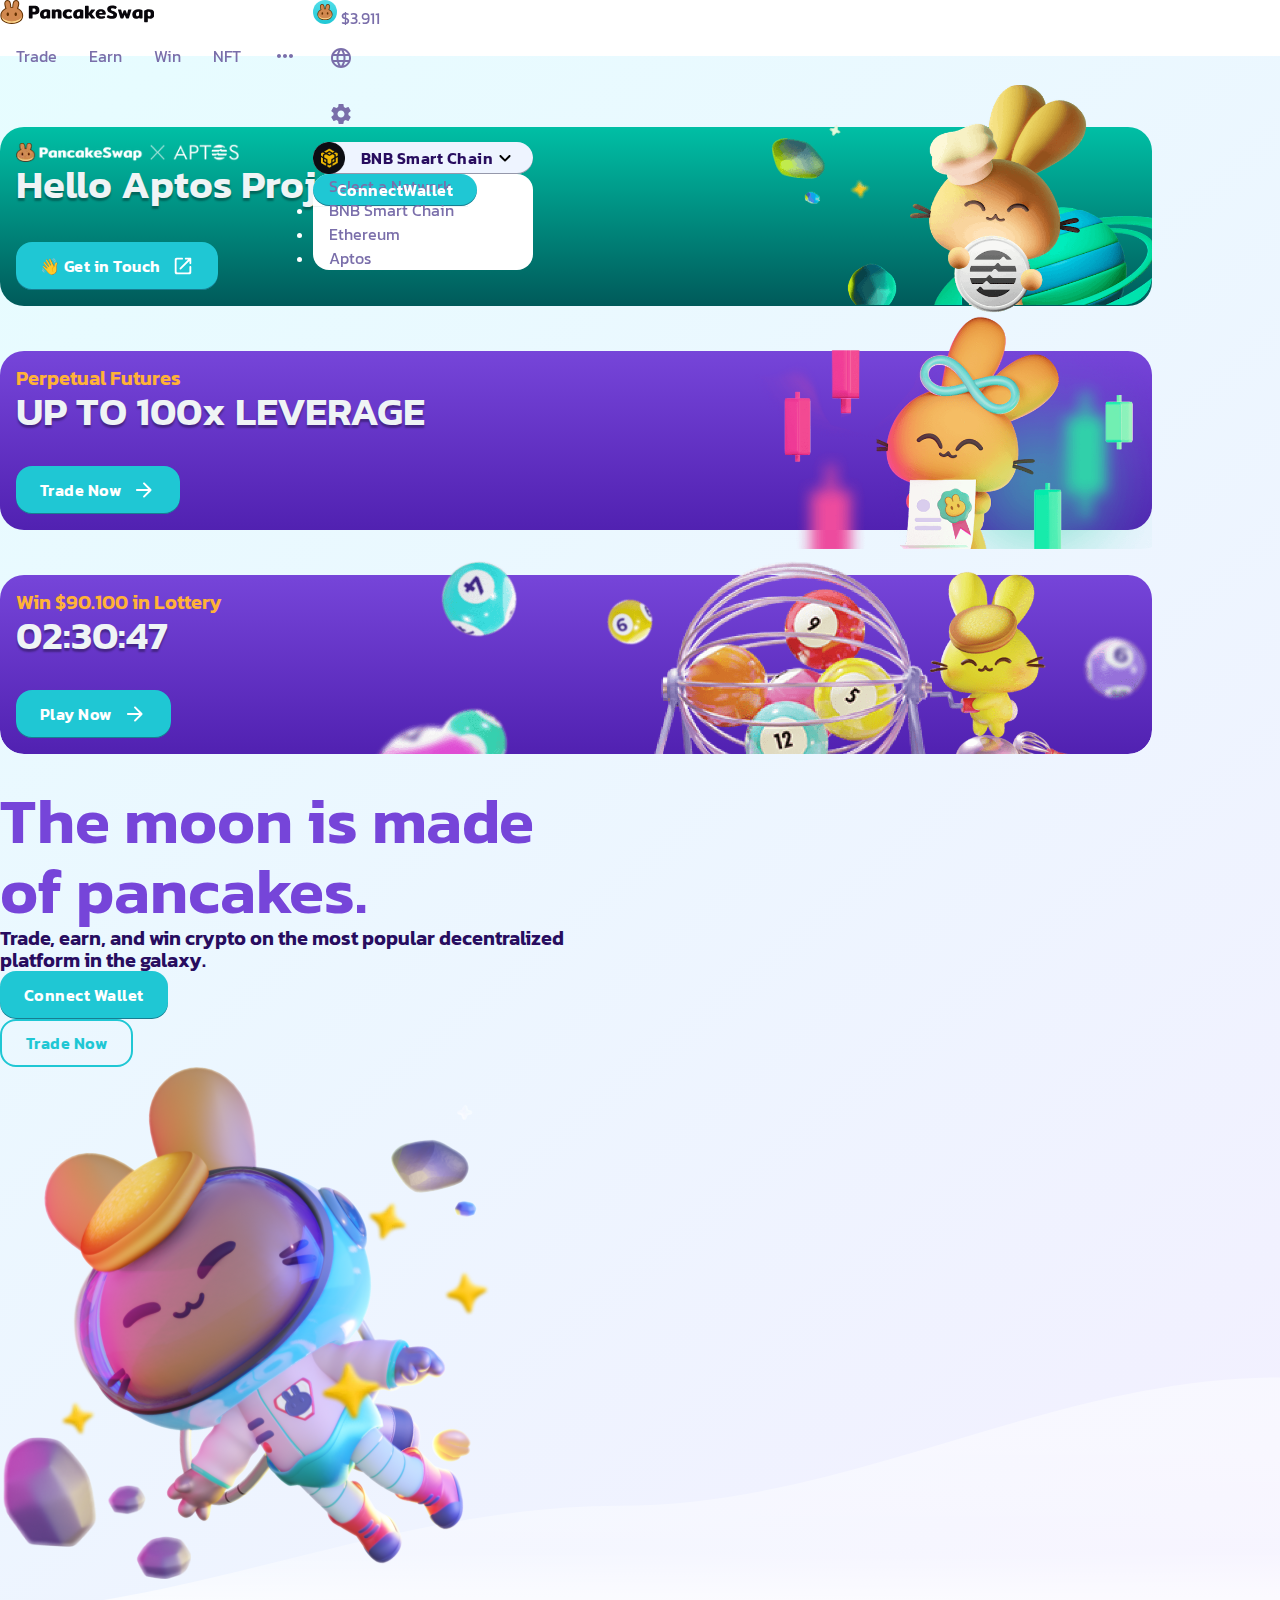
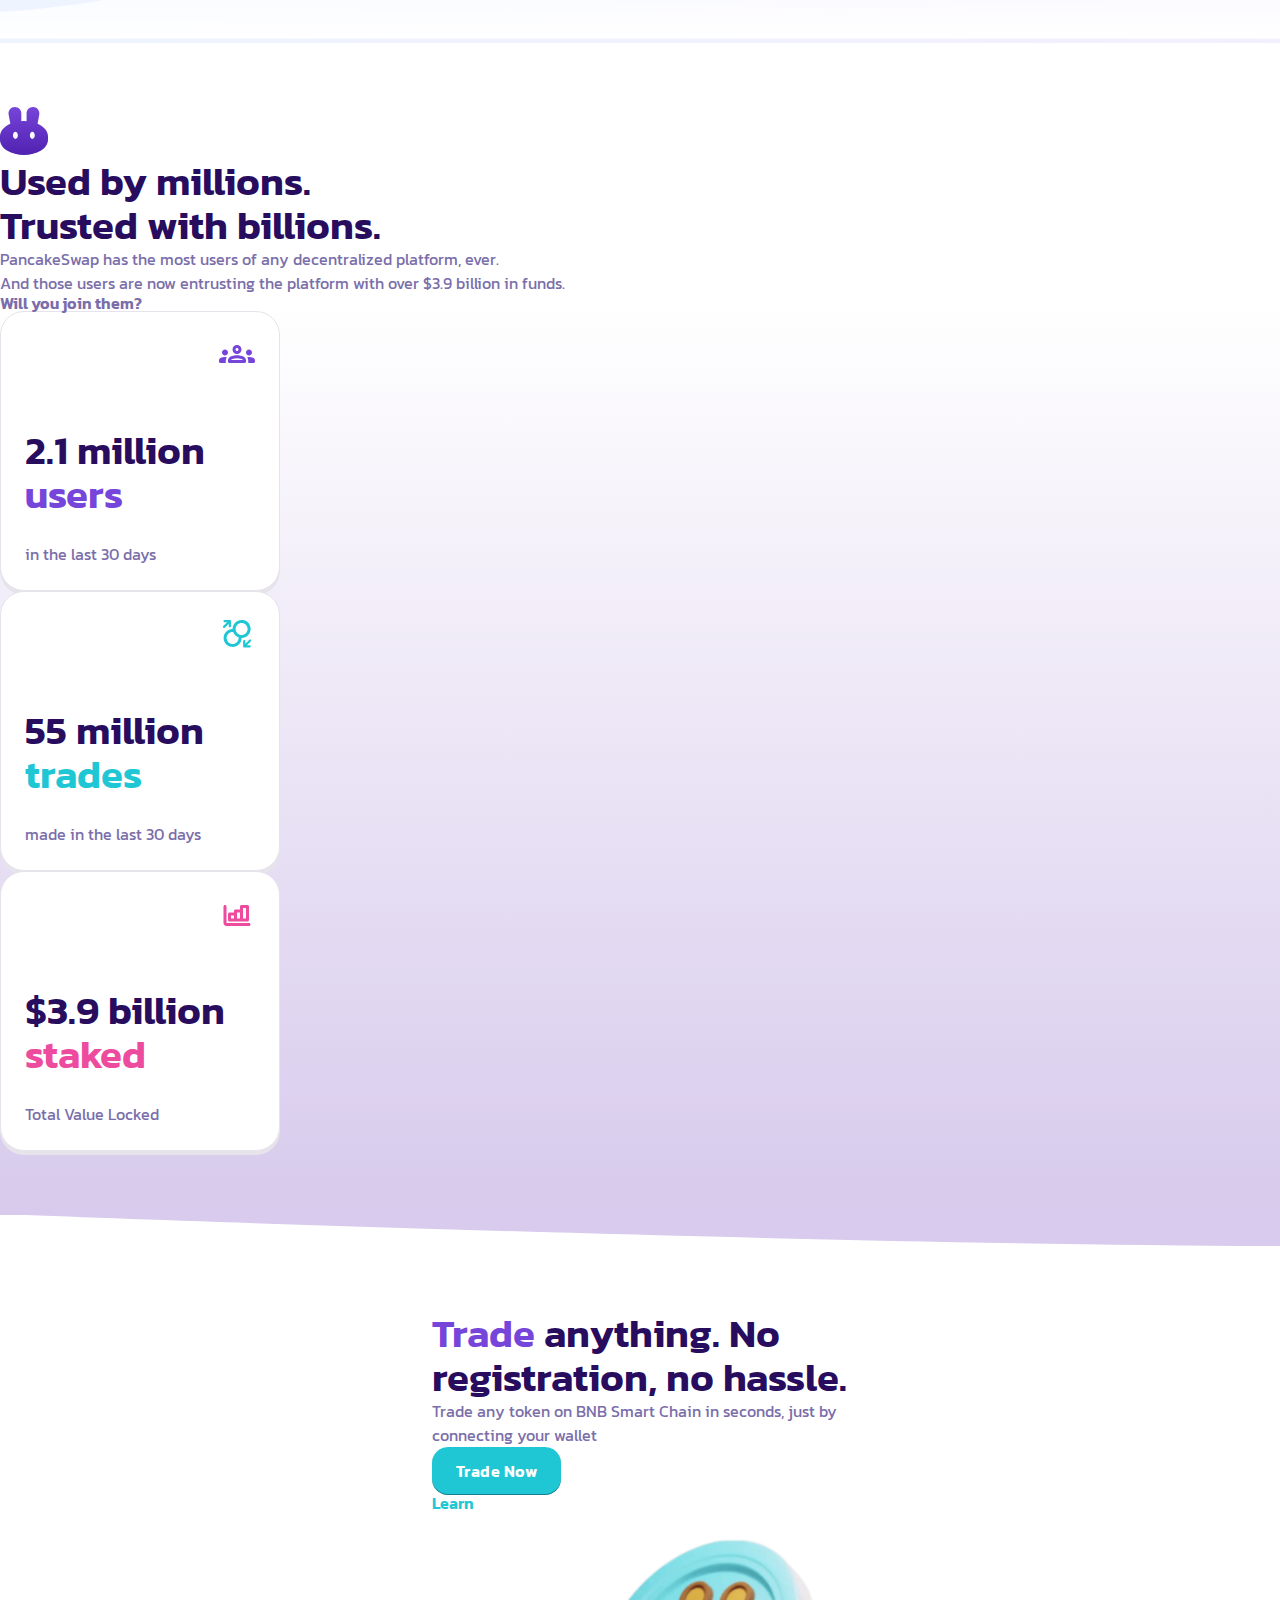
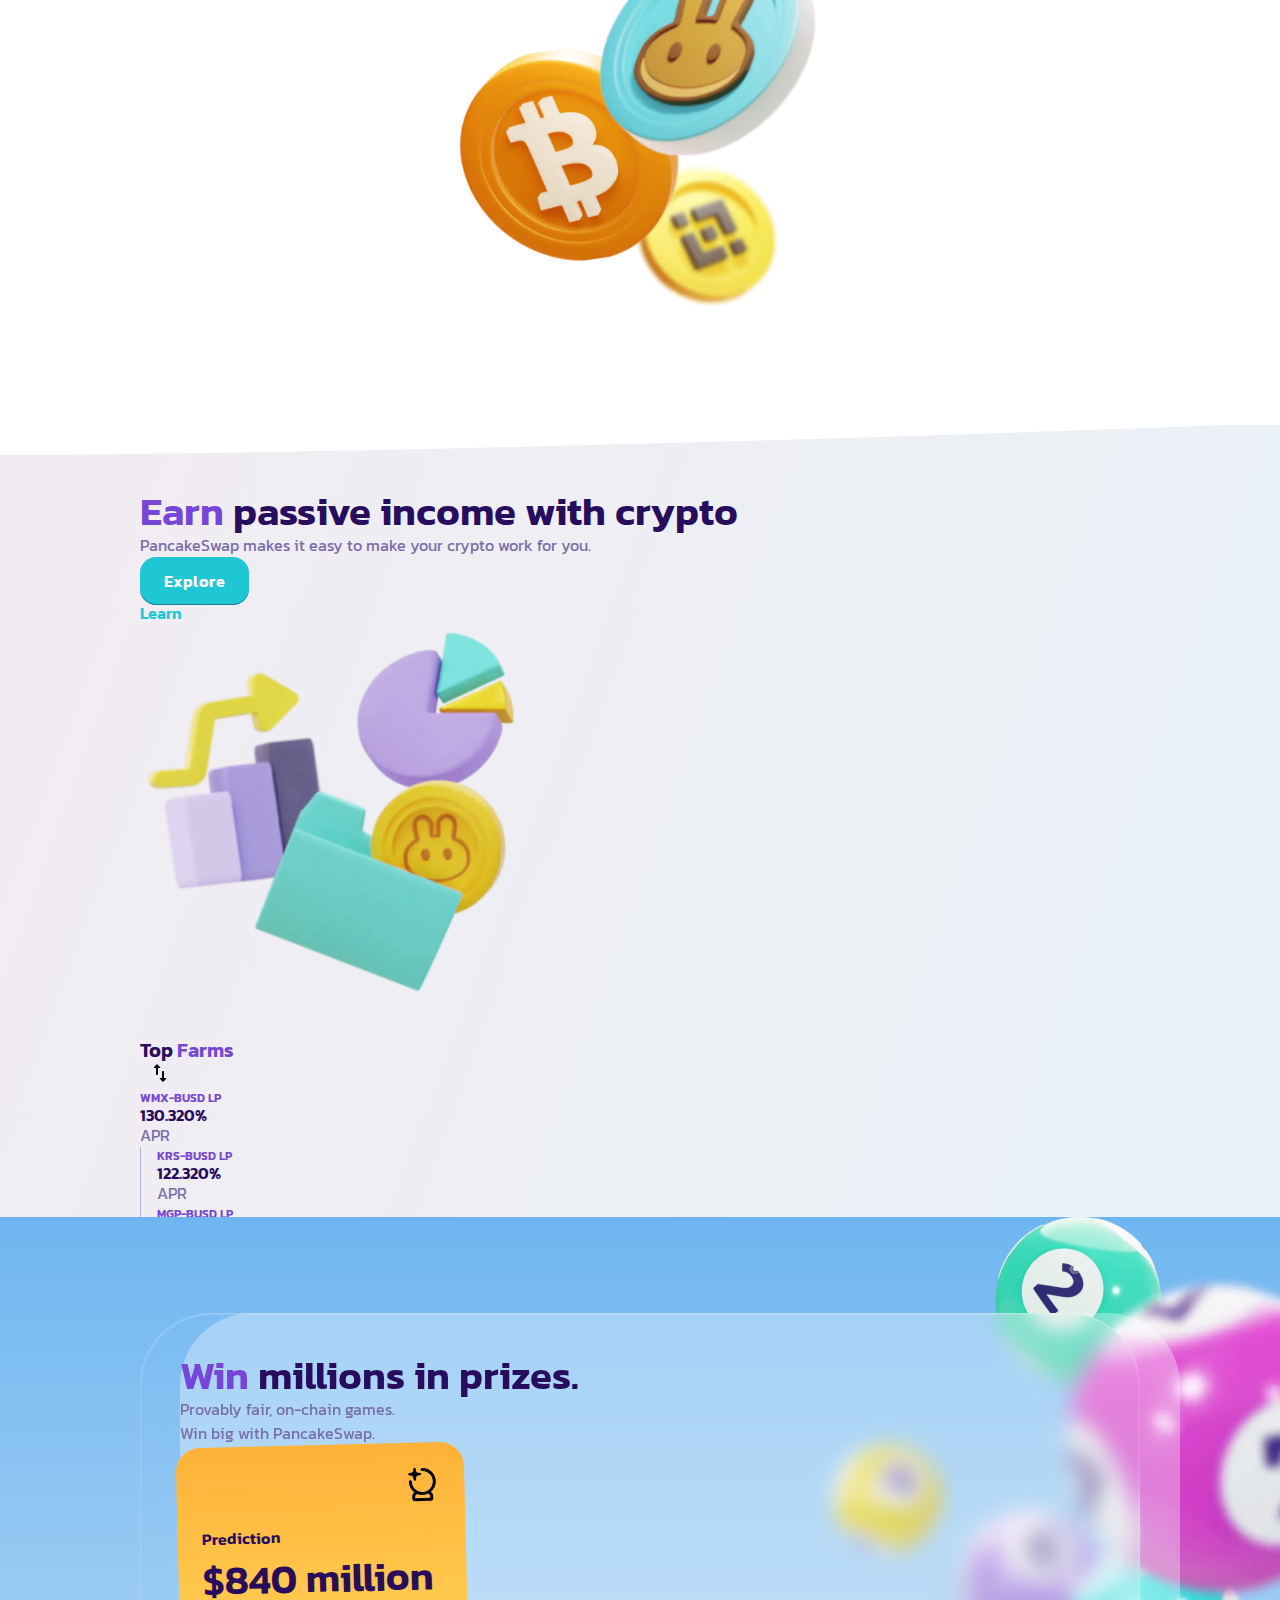
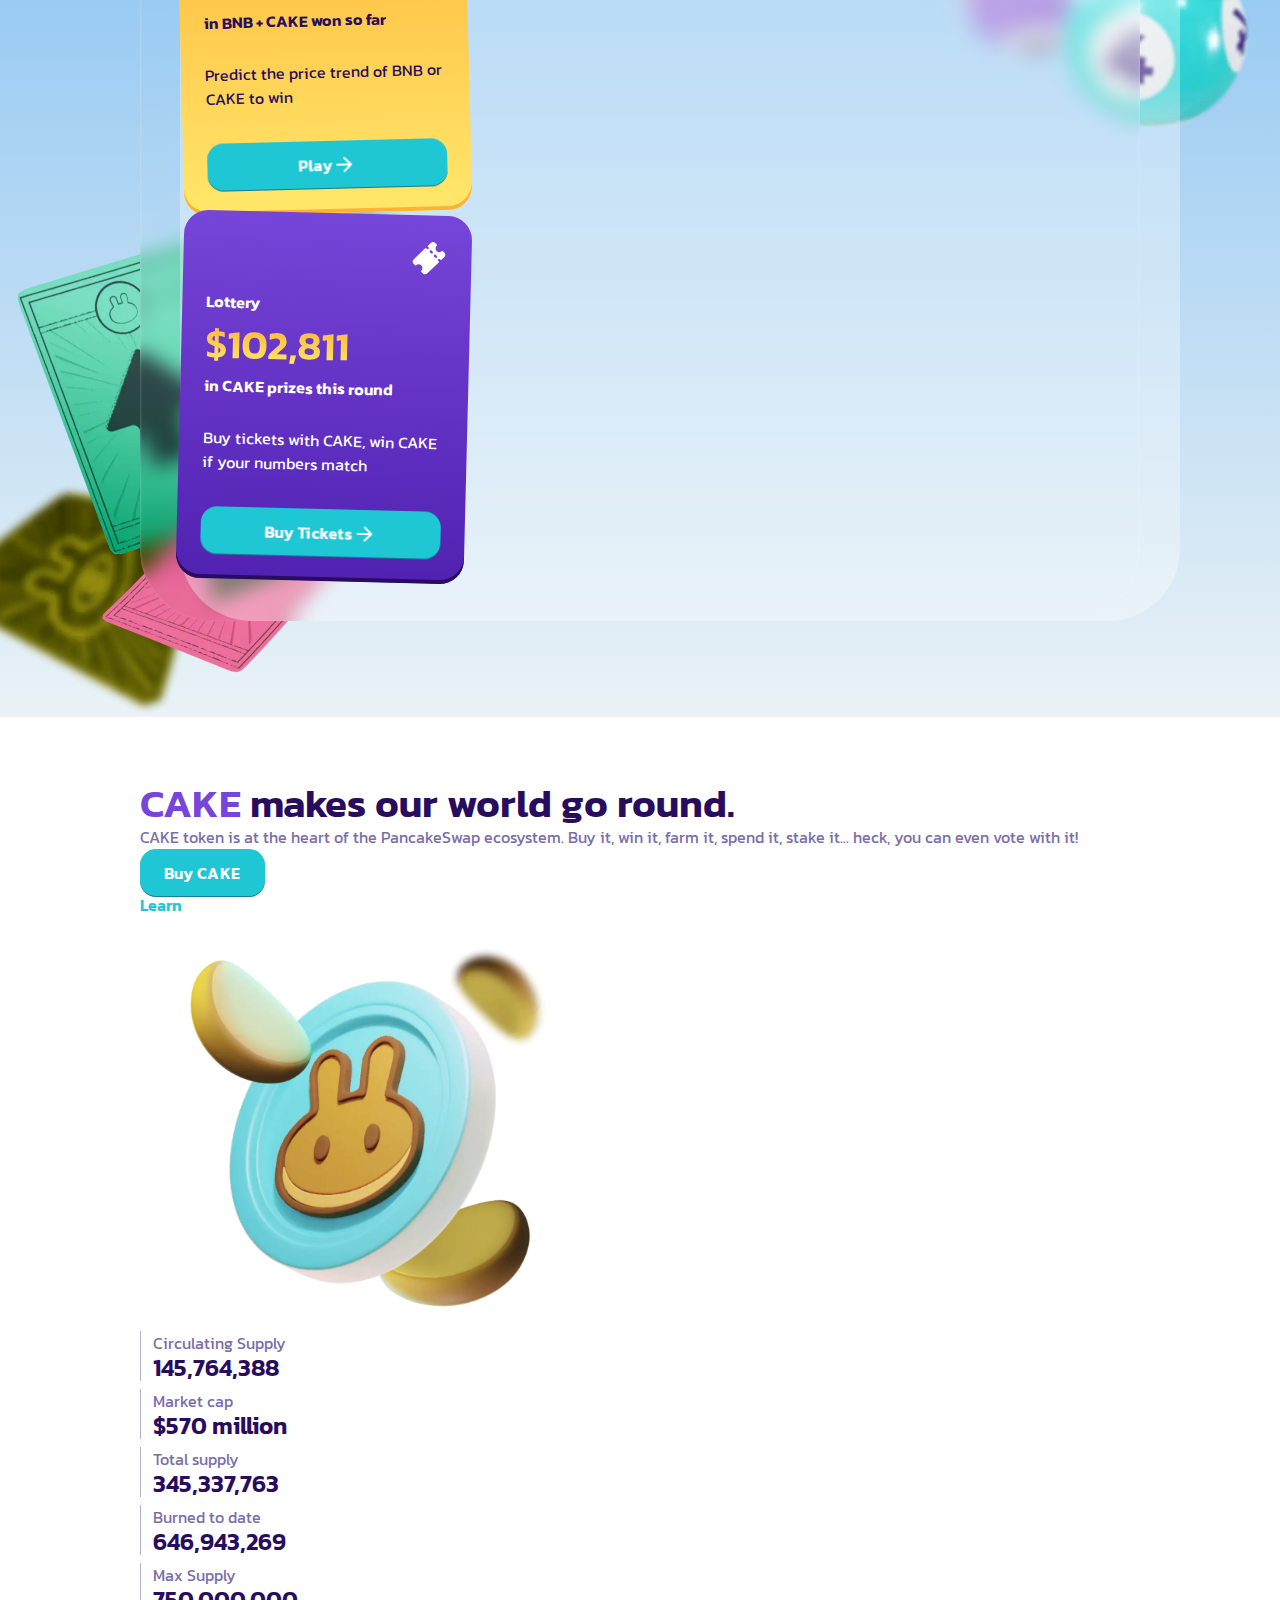
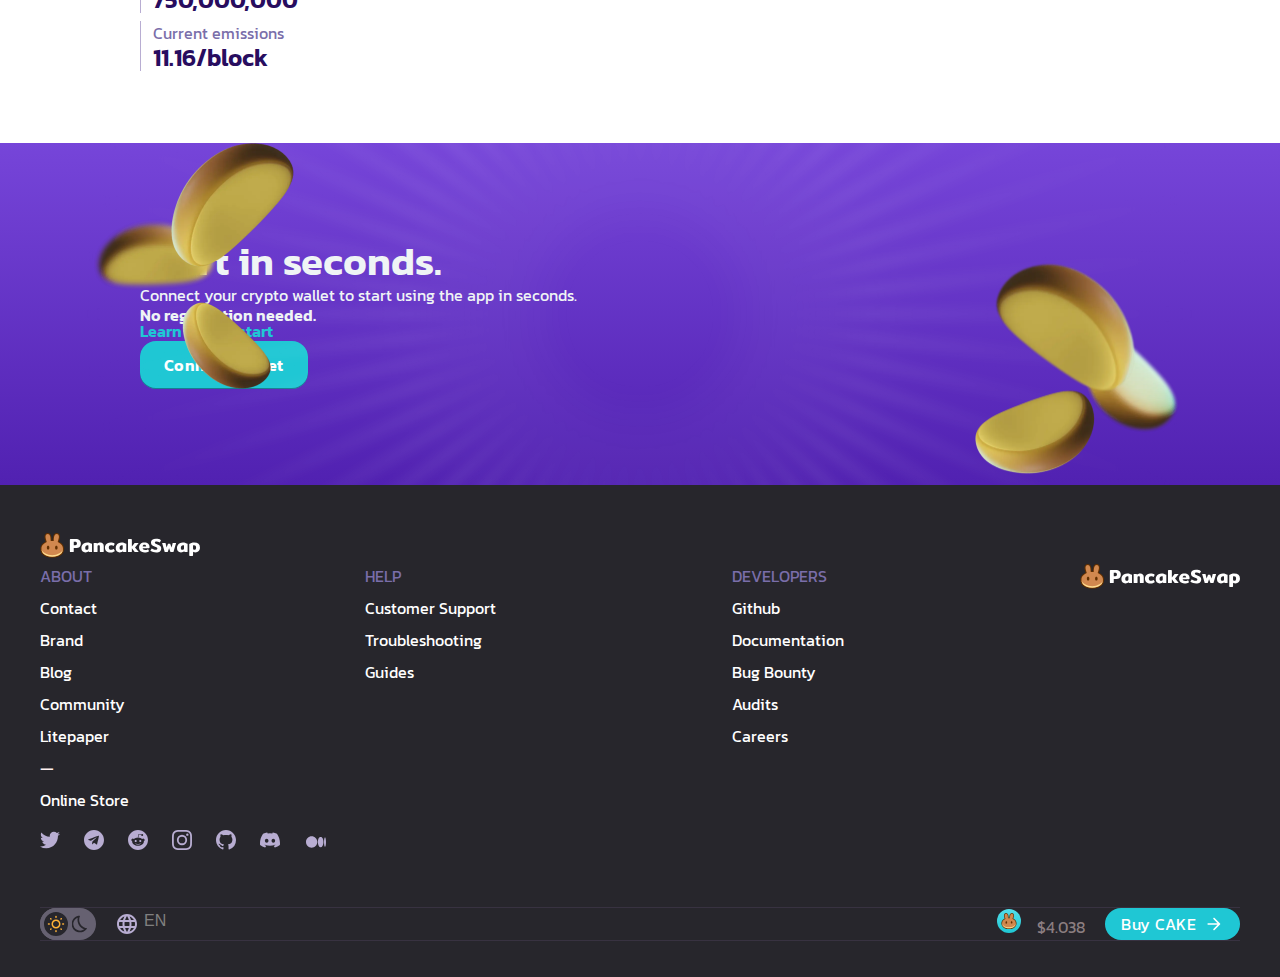
<file: index.html>
<!DOCTYPE html>
<html lang="en">

<head>
    <meta charset="UTF-8">
    <meta http-equiv="X-UA-Compatible" content="IE=edge">
    <meta name="viewport" content="width=device-width, initial-scale=1.0">
    <title>PancakeSwap Clone</title>
    <meta name="description"
        content="Cheaper and faster than Uniswap? Discover PancakeSwap, the leading DEX on BNB Smart Chain (BSC) with the best farms in DeFi and a lottery for CAKE.">
    <link href="https://cdn.jsdelivr.net/npm/bootstrap@5.2.3/dist/css/bootstrap.min.css" rel="stylesheet"
        integrity="sha384-rbsA2VBKQhggwzxH7pPCaAqO46MgnOM80zW1RWuH61DGLwZJEdK2Kadq2F9CUG65" crossorigin="anonymous">
    <link rel="shortcut icon" href="./res/favicon.ico">

    <link rel="preconnect" href="https://fonts.googleapis.com">
    <link rel="preconnect" href="https://fonts.gstatic.com" crossorigin>
    <link href="https://cdn.jsdelivr.net/npm/bootstrap@5.2.3/dist/css/bootstrap.min.css" rel="stylesheet"
        integrity="sha384-rbsA2VBKQhggwzxH7pPCaAqO46MgnOM80zW1RWuH61DGLwZJEdK2Kadq2F9CUG65" crossorigin="anonymous">



    <link rel="stylesheet" href="style.css">

</head>

<body id="body">
    <nav class="d-flex py-1" id="navbar">
        <div class="col-2 col-lg-4 d-flex align-items-center">
            <div class="d-flex align-items-center nav-logo ps-3">
                <a href="./index.html">
                    <svg xmlns:xlink="http://www.w3.org/1999/xlink" viewBox="0 0 1281 199"
                        class="logo-extended sc-4ba21b47-0 IIbzK desktop-icon d-md-none d-lg-block" color="text"
                        xmlns="http://www.w3.org/2000/svg">
                        <path
                            d="M247.013 153.096c-2.979 0-5.085-.617-6.318-1.849-1.13-1.233-1.695-3.185-1.695-5.856v-89.22c0-2.672.616-4.624 1.849-5.856 1.233-1.336 3.287-2.004 6.164-2.004h37.753c14.382 0 24.963 3.031 31.744 9.092 6.78 6.061 10.17 15.101 10.17 27.12 0 11.917-3.39 20.906-10.17 26.967-6.678 5.959-17.259 8.938-31.744 8.938h-14.639v24.963c0 2.671-.616 4.623-1.849 5.856-1.233 1.232-3.339 1.849-6.318 1.849h-14.947zm35.288-55.012c4.212 0 7.448-1.13 9.708-3.39 2.362-2.26 3.544-5.65 3.544-10.17 0-4.623-1.182-8.065-3.544-10.325-2.26-2.26-5.496-3.39-9.708-3.39h-12.174v27.275h12.174zM363.071 155.407c-9.656 0-17.412-3.082-23.268-9.245-5.753-6.267-8.629-15.05-8.629-26.351 0-8.629 1.952-16.18 5.855-22.652 4.007-6.472 9.606-11.454 16.797-14.947 7.294-3.595 15.666-5.393 25.117-5.393 7.808 0 14.691.873 20.649 2.62 6.061 1.643 11.608 4.057 16.642 7.242v61.638c0 1.952-.359 3.236-1.079 3.852-.719.617-2.157.925-4.314.925h-15.718c-1.13 0-2.003-.154-2.619-.463-.617-.41-1.13-1.027-1.541-1.849l-2.004-4.622c-2.979 3.184-6.574 5.496-10.786 6.934-4.109 1.541-9.143 2.311-15.102 2.311zm11.558-20.957c4.006 0 7.139-.976 9.399-2.927 2.26-1.952 3.39-4.726 3.39-8.322V99.163c-1.951-.925-4.417-1.387-7.396-1.387-5.445 0-9.811 1.9-13.098 5.701-3.185 3.801-4.777 9.143-4.777 16.026 0 9.965 4.16 14.947 12.482 14.947zM437.679 153.096c-2.98 0-5.086-.617-6.318-1.849-1.233-1.233-1.849-3.185-1.849-5.856V83.907c0-1.849.308-3.082.924-3.698.719-.72 2.157-1.079 4.315-1.079h15.872c1.232 0 2.157.206 2.773.617.719.308 1.13.924 1.233 1.849l.77 4.623c2.877-2.877 6.627-5.137 11.249-6.78 4.726-1.747 9.965-2.62 15.718-2.62 8.321 0 15.05 2.363 20.186 7.088 5.137 4.623 7.705 11.506 7.705 20.649v40.835c0 2.671-.616 4.623-1.849 5.856-1.13 1.232-3.185 1.849-6.164 1.849h-14.947c-2.979 0-5.136-.617-6.472-1.849-1.233-1.233-1.849-3.185-1.849-5.856v-38.832c0-3.082-.668-5.29-2.003-6.626-1.336-1.335-3.442-2.003-6.318-2.003-3.082 0-5.548.822-7.397 2.465-1.746 1.644-2.619 3.904-2.619 6.781v38.215c0 2.671-.617 4.623-1.849 5.856-1.13 1.232-3.185 1.849-6.164 1.849h-14.947zM564.725 155.407c-14.382 0-25.477-3.339-33.285-10.016-7.807-6.677-11.711-16.385-11.711-29.124 0-7.807 1.798-14.69 5.393-20.648 3.596-5.959 8.784-10.582 15.564-13.869 6.883-3.287 14.999-4.931 24.347-4.931 7.088 0 13.047.668 17.875 2.003 4.931 1.336 9.297 3.39 13.098 6.164 1.13.72 1.695 1.644 1.695 2.774 0 .822-.411 1.9-1.233 3.236l-6.318 10.94c-.719 1.439-1.592 2.158-2.619 2.158-.617 0-1.593-.411-2.928-1.233-2.774-1.746-5.393-3.03-7.859-3.852-2.363-.822-5.342-1.233-8.937-1.233-5.137 0-9.297 1.644-12.482 4.931-3.082 3.287-4.623 7.807-4.623 13.56 0 5.856 1.592 10.376 4.777 13.56 3.185 3.082 7.551 4.623 13.098 4.623 3.287 0 6.267-.462 8.938-1.387 2.671-.924 5.393-2.208 8.167-3.852 1.438-.822 2.465-1.233 3.082-1.233.924 0 1.746.719 2.465 2.158l6.934 11.865c.514 1.027.771 1.849.771 2.465 0 .925-.617 1.798-1.849 2.62-4.315 2.774-9.041 4.828-14.177 6.164-5.034 1.438-11.095 2.157-18.183 2.157zM638.004 155.407c-9.657 0-17.413-3.082-23.268-9.245-5.753-6.267-8.63-15.05-8.63-26.351 0-8.629 1.952-16.18 5.856-22.652 4.006-6.472 9.605-11.454 16.796-14.947 7.294-3.595 15.667-5.393 25.118-5.393 7.807 0 14.69.873 20.648 2.62 6.061 1.643 11.609 4.057 16.643 7.242v61.638c0 1.952-.36 3.236-1.079 3.852-.719.617-2.157.925-4.315.925h-15.717c-1.13 0-2.004-.154-2.62-.463-.616-.41-1.13-1.027-1.541-1.849l-2.003-4.622c-2.979 3.184-6.575 5.496-10.787 6.934-4.109 1.541-9.143 2.311-15.101 2.311zm11.557-20.957c4.007 0 7.14-.976 9.4-2.927 2.26-1.952 3.39-4.726 3.39-8.322V99.163c-1.952-.925-4.417-1.387-7.397-1.387-5.444 0-9.81 1.9-13.098 5.701-3.184 3.801-4.777 9.143-4.777 16.026 0 9.965 4.161 14.947 12.482 14.947zM787.963 147.24c.719.822 1.079 1.747 1.079 2.774 0 .924-.308 1.695-.925 2.311-.616.514-1.438.771-2.465.771h-23.885c-1.438 0-2.517-.103-3.236-.308-.616-.309-1.284-.874-2.003-1.695l-20.957-28.508v22.806c0 2.671-.616 4.623-1.849 5.856-1.233 1.232-3.339 1.849-6.318 1.849h-14.947c-2.979 0-5.085-.617-6.318-1.849-1.13-1.233-1.695-3.185-1.695-5.856v-89.22c0-2.672.616-4.624 1.849-5.856 1.233-1.336 3.288-2.004 6.164-2.004h14.947c2.979 0 5.085.668 6.318 2.004 1.233 1.232 1.849 3.184 1.849 5.855v51.622l20.341-26.504c.616-.822 1.284-1.387 2.003-1.695.719-.309 1.798-.463 3.236-.463h23.885c1.027 0 1.797.309 2.311.925.616.514.925 1.233.925 2.157 0 1.028-.36 1.952-1.079 2.774l-26.35 30.203 27.12 32.051zM837.998 155.407c-8.629 0-16.334-1.438-23.114-4.314-6.677-2.877-11.968-7.192-15.872-12.944-3.903-5.753-5.855-12.79-5.855-21.111 0-13.047 3.698-23.012 11.095-29.895 7.396-6.883 18.029-10.324 31.897-10.324 13.561 0 23.834 3.39 30.819 10.17 7.089 6.678 10.633 15.975 10.633 27.891 0 5.137-2.26 7.705-6.78 7.705h-48.386c0 4.417 1.643 7.808 4.931 10.17 3.39 2.363 8.475 3.544 15.255 3.544 4.212 0 7.705-.359 10.479-1.078 2.876-.822 5.753-2.003 8.629-3.544 1.233-.514 2.055-.771 2.465-.771.925 0 1.695.617 2.312 1.849l5.239 9.862c.514 1.028.771 1.798.771 2.312 0 .924-.617 1.798-1.85 2.619-4.211 2.774-8.988 4.777-14.33 6.01-5.342 1.233-11.455 1.849-18.338 1.849zm11.866-48.077c0-3.904-1.13-6.935-3.39-9.092-2.26-2.157-5.651-3.236-10.171-3.236s-7.961 1.13-10.324 3.39c-2.363 2.158-3.544 5.137-3.544 8.938h27.429zM930.417 155.407c-8.63 0-16.797-.873-24.501-2.619-7.705-1.85-13.92-4.418-18.646-7.705-1.746-1.13-2.619-2.312-2.619-3.544 0-.822.308-1.695.924-2.62l7.551-12.019c.822-1.233 1.643-1.849 2.465-1.849.514 0 1.387.359 2.62 1.078 3.801 2.158 8.115 3.904 12.944 5.239 4.828 1.336 9.605 2.004 14.331 2.004 4.828 0 8.372-.719 10.632-2.158 2.363-1.438 3.544-3.749 3.544-6.934 0-3.082-1.284-5.496-3.852-7.242-2.466-1.747-7.14-3.955-14.023-6.626-10.375-3.904-18.491-8.27-24.347-13.099-5.753-4.93-8.629-11.608-8.629-20.032 0-10.17 3.647-17.926 10.941-23.268C907.046 48.67 916.753 46 928.876 46c8.423 0 15.615.77 21.573 2.311 6.061 1.439 11.197 3.699 15.409 6.78 1.747 1.336 2.62 2.569 2.62 3.699 0 .719-.308 1.54-.925 2.465l-7.55 12.02c-.925 1.232-1.747 1.849-2.466 1.849-.513 0-1.387-.36-2.619-1.079-5.959-3.904-13.047-5.855-21.265-5.855-4.418 0-7.808.719-10.171 2.157-2.362 1.438-3.544 3.801-3.544 7.088 0 2.26.617 4.11 1.849 5.548 1.233 1.438 2.877 2.722 4.931 3.852 2.158 1.027 5.445 2.363 9.862 4.007l2.928 1.078c7.602 2.98 13.561 5.856 17.875 8.63 4.418 2.67 7.756 6.009 10.016 10.016 2.26 3.903 3.39 8.834 3.39 14.793 0 9.143-3.441 16.437-10.324 21.881-6.78 5.445-16.796 8.167-30.048 8.167zM1003.53 153.096c-1.54 0-2.72-.257-3.544-.771-.822-.513-1.439-1.541-1.85-3.082l-19.878-66.569c-.205-.616-.308-1.078-.308-1.386 0-1.438 1.027-2.158 3.082-2.158h20.338c1.34 0 2.31.257 2.93.77.62.412 1.03 1.13 1.23 2.158l8.32 34.98 10.48-28.2c.52-1.232 1.03-2.054 1.54-2.465.62-.514 1.65-.77 3.09-.77h9.7c1.44 0 2.42.256 2.93.77.62.41 1.18 1.233 1.7 2.465l10.32 28.2 8.48-34.98c.3-1.027.71-1.746 1.23-2.157.51-.514 1.44-.77 2.77-.77h20.5c2.05 0 3.08.719 3.08 2.157 0 .308-.1.77-.31 1.386l-20.03 66.569c-.41 1.541-1.03 2.569-1.85 3.082-.72.514-1.85.771-3.39.771h-15.1c-1.44 0-2.52-.257-3.24-.771-.72-.616-1.33-1.643-1.85-3.082l-10.17-27.891-10.17 27.891c-.41 1.439-1.03 2.466-1.85 3.082-.72.514-1.79.771-3.23.771h-14.95zM1128.73 155.407c-9.66 0-17.41-3.082-23.27-9.245-5.75-6.267-8.63-15.05-8.63-26.351 0-8.629 1.95-16.18 5.86-22.652 4-6.472 9.6-11.454 16.79-14.947 7.3-3.595 15.67-5.393 25.12-5.393 7.81 0 14.69.873 20.65 2.62 6.06 1.643 11.61 4.057 16.64 7.242v61.638c0 1.952-.36 3.236-1.08 3.852-.72.617-2.15.925-4.31.925h-15.72c-1.13 0-2-.154-2.62-.463-.62-.41-1.13-1.027-1.54-1.849l-2-4.622c-2.98 3.184-6.58 5.496-10.79 6.934-4.11 1.541-9.14 2.311-15.1 2.311zm11.56-20.957c4 0 7.14-.976 9.4-2.927 2.26-1.952 3.39-4.726 3.39-8.322V99.163c-1.96-.925-4.42-1.387-7.4-1.387-5.45 0-9.81 1.9-13.1 5.701-3.18 3.801-4.78 9.143-4.78 16.026 0 9.965 4.17 14.947 12.49 14.947zM1203.18 184.223c-2.98 0-5.08-.616-6.32-1.849-1.13-1.233-1.69-3.185-1.69-5.856V88.222c4.62-3.287 10.43-6.01 17.41-8.167 6.99-2.157 14.28-3.236 21.88-3.236 31.03 0 46.54 13.15 46.54 39.448 0 11.917-3.29 21.419-9.86 28.508-6.58 7.088-15.87 10.632-27.89 10.632-3.39 0-6.68-.411-9.87-1.233-3.08-.821-5.65-1.951-7.7-3.39v25.734c0 2.671-.62 4.623-1.85 5.856-1.23 1.233-3.34 1.849-6.32 1.849h-14.33zm33.44-49.619c4.42 0 7.71-1.643 9.86-4.931 2.26-3.39 3.39-7.91 3.39-13.56 0-6.677-1.33-11.352-4-14.023-2.57-2.773-6.58-4.16-12.02-4.16-3.5 0-6.27.462-8.32 1.387v24.501c0 3.493.97 6.164 2.92 8.013 1.96 1.849 4.68 2.773 8.17 2.773z">
                        </path>
                        <path fill-rule="evenodd" clip-rule="evenodd"
                            d="M97.556 198.607c-29.192-.022-52.708-7.027-69.138-19.609-16.627-12.733-25.448-30.803-25.448-51.25 0-19.701 8.801-33.907 18.76-43.51 7.805-7.525 16.417-12.344 22.414-15.117-1.356-4.162-3.048-9.61-4.562-15.238-2.025-7.53-4.012-16.366-4.012-22.84 0-7.663 1.67-15.36 6.175-21.34C46.505 3.385 53.671 0 62.291 0c6.737 0 12.457 2.499 16.934 6.81 4.28 4.12 7.13 9.593 9.097 15.298 3.456 10.024 4.802 22.618 5.179 35.187h8.257c.378-12.569 1.723-25.163 5.18-35.187 1.967-5.705 4.815-11.177 9.096-15.298C120.512 2.5 126.231 0 132.968 0c8.621 0 15.786 3.385 20.546 9.703 4.505 5.98 6.176 13.677 6.176 21.34 0 6.474-1.988 15.31-4.013 22.84-1.514 5.628-3.206 11.076-4.562 15.238 5.997 2.773 14.61 7.592 22.414 15.118 9.959 9.602 18.76 23.808 18.76 43.509 0 20.447-8.82 38.517-25.448 51.25-16.43 12.582-39.946 19.587-69.138 19.609h-.147z"
                            fill="#633001">
                        </path>
                        <path
                            d="M62.29 7.288c-12.625 0-18.437 9.516-18.437 22.675 0 10.46 6.753 31.408 9.523 39.563.624 1.835-.356 3.844-2.142 4.555-10.119 4.031-39.981 18.789-39.981 52.588 0 35.603 30.347 62.448 86.31 62.491l.066-.001.067.001c55.962-.043 86.309-26.888 86.309-62.491 0-33.799-29.862-48.557-39.981-52.588-1.786-.71-2.765-2.72-2.142-4.555 2.771-8.154 9.524-29.103 9.524-39.563 0-13.16-5.812-22.675-18.438-22.675-18.174 0-22.705 26.007-23.028 53.92-.021 1.863-1.513 3.375-3.357 3.375H88.676c-1.845 0-3.336-1.512-3.358-3.375-.323-27.913-4.853-53.92-23.028-53.92z"
                            fill="#D1884F">
                        </path>
                        <path
                            d="M97.696 177.755c-41.118 0-86.372-22.235-86.443-51.018v.134c0 35.632 30.395 62.491 86.443 62.491s86.443-26.859 86.443-62.491v-.134c-.071 28.783-45.325 51.018-86.443 51.018z"
                            fill="#FEDC90">
                        </path>
                        <path class="eye"
                            d="M74.85 117.896c0 9.718-4.546 14.779-10.154 14.779s-10.154-5.061-10.154-14.779 4.546-14.779 10.154-14.779 10.154 5.061 10.154 14.779zM140.851 117.896c0 9.718-4.546 14.779-10.154 14.779s-10.154-5.061-10.154-14.779 4.546-14.779 10.154-14.779 10.154 5.061 10.154 14.779z"
                            fill="#633001">
                        </path>
                    </svg>
                    <svg id="bunny" class="logo-small d-lg-none d-md-block" xmlns="http://www.w3.org/2000/svg"
                        xmlns:xlink="http://www.w3.org/1999/xlink" viewBox="0 0 198 199"
                        shape-rendering="geometricPrecision" text-rendering="geometricPrecision">

                        <g id="bunny-face-border">
                            <path
                                d="M98.552,198.607c-29.49-.022-53.246-7.027-69.844-19.609C11.91,166.265,3,148.195,3,127.748c0-19.701,8.891-33.907,18.952-43.51c7.884-7.525,16.584-12.344,22.642-15.117-1.37-4.162-3.079-9.61-4.608-15.238-2.046-7.53-4.053-16.366-4.053-22.84c0-7.663,1.687-15.36,6.238-21.34C46.98,3.385,54.218,0,62.926,0C69.732,0,75.51,2.499,80.034,6.81c4.324,4.12,7.202,9.593,9.189,15.298c3.491,10.024,4.85,22.618,5.232,35.187h8.341c.382-12.569,1.741-25.163,5.233-35.187c1.987-5.705,4.865-11.177,9.189-15.298C121.741,2.5,127.519,0,134.325,0c8.708,0,15.947,3.385,20.755,9.703c4.551,5.98,6.239,13.677,6.239,21.34c0,6.474-2.007,15.31-4.054,22.84-1.529,5.628-3.238,11.076-4.608,15.238c6.058,2.773,14.759,7.592,22.643,15.118c10.06,9.602,18.952,23.808,18.952,43.509c0,20.447-8.911,38.517-25.708,51.25-16.598,12.582-40.354,19.587-69.844,19.609h-.148Z"
                                clip-rule="evenodd" fill="#633001" fill-rule="evenodd" />
                        </g>
                        <g id="bunny-face">
                            <path
                                d="M62.926,7.288C50.172,7.288,44.3,16.804,44.3,29.963c0,10.46,6.822,31.408,9.621,39.563.63,1.835-.36,3.844-2.164,4.555-10.222,4.031-40.39,18.789-40.39,52.588c0,35.603,30.658,62.448,87.191,62.49h.135c56.534-.042,87.19-26.887,87.19-62.49c0-33.799-30.167-48.557-40.389-52.588-1.804-.71-2.794-2.72-2.164-4.555c2.799-8.154,9.621-29.103,9.621-39.563c0-13.16-5.871-22.675-18.626-22.675-18.36,0-22.936,26.007-23.263,53.92-.022,1.863-1.528,3.375-3.392,3.375h-18.09c-1.863,0-3.37-1.512-3.391-3.375-.326-27.913-4.903-53.92-23.263-53.92Z"
                                fill="#d1884f" />
                        </g>
                        <g id="bunny-face-light">
                            <path
                                d="M98.693,177.755c-41.538,0-87.253-22.235-87.325-51.018v.134c0,35.632,30.705,62.491,87.325,62.491s87.325-26.859,87.325-62.491v-.134c-.072,28.783-45.787,51.018-87.325,51.018Z"
                                fill="#fedc90" />
                        </g>
                        <g class="eyes" transform="translate(98.692997,117.896004) scale(1,1)">
                            <path
                                d="M75.614,117.896c0,9.718-4.593,14.779-10.258,14.779s-10.258-5.061-10.258-14.779s4.593-14.779,10.258-14.779s10.258,5.061,10.258,14.779Zm66.674,0c0,9.718-4.592,14.779-10.257,14.779-5.666,0-10.258-5.061-10.258-14.779s4.592-14.779,10.258-14.779c5.665,0,10.257,5.061,10.257,14.779Z"
                                transform="translate(-98.692997,-117.896004)" fill="#633001" />
                        </g>
                    </svg>
                </a>
            </div>
            <div class="menu-links d-flex align-items-center px-3">
                <div class="dropdown">
                    <a class="ps-nav-link paragraph btn-on-mobile" href="./html/trades.html">
                        <svg xmlns:xlink="http://www.w3.org/1999/xlink" viewBox="0 0 24 24" color="textSubtle"
                            width="24" xmlns="http://www.w3.org/2000/svg" class="sc-4ba21b47-0 ebMyYP icona" height="24">
                            <path
                                d="M21.2628 15.8306C21.5556 16.1235 21.5556 16.5983 21.2628 16.8912L18.654 19.5H20.3789C20.7931 19.5 21.1289 19.8358 21.1289 20.25C21.1289 20.6642 20.7931 21 20.3789 21L16.8433 21C16.4291 21 16.0933 20.6642 16.0933 20.25V16.7145C16.0933 16.3002 16.4291 15.9645 16.8433 15.9645C17.2575 15.9645 17.5933 16.3002 17.5933 16.7145V18.4393L20.2021 15.8306C20.495 15.5377 20.9699 15.5377 21.2628 15.8306Z"
                                fill="#7A6EAA"></path>
                            <path
                                d="M2.81293 7.78034C3.10583 8.07323 3.5807 8.07323 3.87359 7.78034L6.48235 5.17158L6.48235 6.89645C6.48235 7.31067 6.81814 7.64645 7.23235 7.64645C7.64656 7.64645 7.98235 7.31067 7.98235 6.89645L7.98235 3.36092C7.98235 3.16201 7.90333 2.97124 7.76268 2.83059C7.62203 2.68994 7.43126 2.61092 7.23235 2.61092L3.69682 2.61092C3.2826 2.61092 2.94682 2.9467 2.94682 3.36092C2.94682 3.77513 3.2826 4.11092 3.69682 4.11092H5.42169L2.81293 6.71968C2.52004 7.01257 2.52004 7.48744 2.81293 7.78034Z"
                                fill="#7A6EAA"></path>
                            <path fill-rule="evenodd" clip-rule="evenodd"
                                d="M8.46203 20.5622C8.66377 20.5827 8.86846 20.5932 9.07561 20.5932C12.3893 20.5932 15.0756 17.9069 15.0756 14.5932C18.3893 14.5932 21.0756 11.9069 21.0756 8.59315C21.0756 5.69362 19.0189 3.27448 16.2847 2.71504C15.9185 2.64011 15.5402 2.59853 15.153 2.59363C15.1272 2.5933 15.1014 2.59314 15.0755 2.59314C11.7618 2.59314 9.07549 5.27943 9.07549 8.59314C5.76179 8.59314 3.07549 11.2794 3.07549 14.5931C3.07549 17.5962 5.28172 20.0839 8.16175 20.524C8.26107 20.5392 8.36118 20.5519 8.46203 20.5622ZM5.07549 14.5931C5.07549 12.384 6.86636 10.5931 9.07549 10.5931C9.19246 10.5931 9.30806 10.5981 9.42214 10.6079C10.0255 12.3008 11.3678 13.6431 13.0607 14.2465C13.0705 14.3606 13.0755 14.4762 13.0755 14.5931C13.0755 16.8023 11.2846 18.5931 9.07549 18.5931C6.86636 18.5931 5.07549 16.8023 5.07549 14.5931ZM11.0755 8.59314C11.0755 6.384 12.8664 4.59314 15.0755 4.59314C17.2846 4.59314 19.0755 6.384 19.0755 8.59314C19.0755 10.8023 17.2846 12.5931 15.0755 12.5931C12.8664 12.5931 11.0755 10.8023 11.0755 8.59314Z"
                                fill="#7A6EAA"></path>
                        </svg>
                        Trade
                    </a>

                    <ul class="rotondo dropdown-menu">
                        <li><a class="dropdown-item paragraph" href="./html/trades.html">Swap</a></li>
                        <li><a class="dropdown-item paragraph" href="#">Limit</a></li>
                        <li><a class="dropdown-item paragraph" href="#">Liquidity</a></li>
                        <li><a class="dropdown-item paragraph" href="#">Perpetual</a></li>
                        <li><a class="dropdown-item paragraph" href="#">Bridge</a></li>
                    </ul>
                </div>
                <div class="dropdown">
                    <a class="ps-nav-link paragraph btn-on-mobile" href="#">
                        <svg xmlns:xlink="http://www.w3.org/1999/xlink" viewBox="0 0 24 24" color="textSubtle"
                            width="24" xmlns="http://www.w3.org/2000/svg" class="sc-4ba21b47-0 ebMyYP icona" height="24">
                            <path fill-rule="evenodd" clip-rule="evenodd"
                                d="M11.4063 19.9329C12.066 19.9329 12.6742 19.779 13.207 19.5106V21.6632C12.6449 21.8378 12.0415 21.9329 11.4063 21.9329H7.00792C2.52538 21.9329 -0.374267 17.1964 1.66429 13.2043L3.70684 9.20426C4.30576 8.03138 5.25922 7.11243 6.39803 6.55101L5.46396 4.68288C5.08785 3.93066 5.54693 3.02913 6.3765 2.89087L11.6153 2.01773C12.5647 1.8595 13.3292 2.78847 12.9912 3.68962L11.9333 6.51092C13.1087 7.06815 14.094 8.00302 14.7074 9.20426L16.6114 12.9329H14.3657L12.9261 10.1138C12.2427 8.77534 10.8666 7.93292 9.36372 7.93292H9.05047C7.54759 7.93292 6.17153 8.77534 5.48805 10.1138L3.4455 14.1138C2.08646 16.7753 4.01956 19.9329 7.00792 19.9329H11.4063ZM10.6623 4.20415L7.70695 4.69671L8.32504 5.93291H10.014L10.6623 4.20415Z"
                                fill="#7A6EAA"></path>
                            <path
                                d="M14.707 13.9329C14.4309 13.9329 14.207 14.1568 14.207 14.4329V15.4329C14.207 15.7091 14.4309 15.9329 14.707 15.9329H20.707C20.9832 15.9329 21.207 15.7091 21.207 15.4329V14.4329C21.207 14.1568 20.9832 13.9329 20.707 13.9329H14.707Z"
                                fill="#7A6EAA"></path>
                            <path
                                d="M15.207 17.4329C15.207 17.1568 15.4309 16.9329 15.707 16.9329H21.707C21.9832 16.9329 22.207 17.1568 22.207 17.4329V18.4329C22.207 18.7091 21.9832 18.9329 21.707 18.9329H15.707C15.4309 18.9329 15.207 18.7091 15.207 18.4329V17.4329Z"
                                fill="#7A6EAA"></path>
                            <path
                                d="M14.707 19.9329C14.4309 19.9329 14.207 20.1568 14.207 20.4329V21.4329C14.207 21.7091 14.4309 21.9329 14.707 21.9329L20.707 21.9329C20.9832 21.9329 21.207 21.7091 21.207 21.4329V20.4329C21.207 20.1568 20.9832 19.9329 20.707 19.9329L14.707 19.9329Z"
                                fill="#7A6EAA"></path>
                            <path
                                d="M9.9212 9.93292C9.9212 9.51871 9.58541 9.18292 9.1712 9.18292C8.75699 9.18292 8.4212 9.51871 8.4212 9.93292V10.2471C7.4372 10.4874 6.70692 11.3749 6.70692 12.4329C6.70692 13.6756 7.71427 14.6829 8.95691 14.6829H9.64423C10.0043 14.6829 10.3136 14.9388 10.381 15.2926C10.469 15.7548 10.1147 16.1829 9.64423 16.1829H8.89883C8.62969 16.1829 8.38118 16.0387 8.24765 15.805L8.1081 15.5608C7.90259 15.2012 7.44445 15.0762 7.08481 15.2817C6.72517 15.4872 6.60023 15.9454 6.80573 16.305L6.94528 16.5492C7.26526 17.1092 7.80531 17.4979 8.4212 17.6317V17.9329C8.4212 18.3471 8.75699 18.6829 9.1712 18.6829C9.58541 18.6829 9.9212 18.3471 9.9212 17.9329V17.6662C11.1913 17.5114 12.101 16.3061 11.8545 15.0119C11.6524 13.9507 10.7245 13.1829 9.64423 13.1829H8.95691C8.5427 13.1829 8.20692 12.8471 8.20692 12.4329C8.20692 12.0187 8.5427 11.6829 8.95691 11.6829H9.44357C9.71272 11.6829 9.96123 11.8271 10.0948 12.0608L10.2343 12.305C10.4398 12.6647 10.898 12.7896 11.2576 12.5841C11.6172 12.3786 11.7422 11.9205 11.5367 11.5608L11.3971 11.3166C11.0771 10.7566 10.5371 10.3679 9.9212 10.2341V9.93292Z"
                                fill="#7A6EAA"></path>
                        </svg>
                        Earn
                    </a>

                    <ul class="dropdown-menu rotondo">
                        <li><a class="dropdown-item paragraph" href="#">Farms</a></li>
                        <li><a class="dropdown-item paragraph" href="#">Pools</a></li>
                    </ul>
                </div>
                <div class="dropdown">
                    <a class="ps-nav-link paragraph btn-on-mobile" href="#">
                        <svg xmlns:xlink="http://www.w3.org/1999/xlink" viewBox="0 0 19 17" color="textSubtle"
                            width="20" xmlns="http://www.w3.org/2000/svg" class="sc-4ba21b47-0 ebMyYP icona " height="18">
                            <path
                                d="M16.5 2h-2a2 2 0 00-2-2h-6a2 2 0 00-2 2h-2c-1.1 0-2 .9-2 2v1c0 2.55 1.92 4.63 4.39 4.94A5.01 5.01 0 008.5 12.9V15h-3a1 1 0 100 2h8a1 1 0 100-2h-3v-2.1a5.01 5.01 0 003.61-2.96C16.58 9.63 18.5 7.55 18.5 5V4c0-1.1-.9-2-2-2zm-14 3V4h2v3.82C3.34 7.4 2.5 6.3 2.5 5zm7 6c-1.65 0-3-1.35-3-3V2h6v6c0 1.65-1.35 3-3 3zm7-6c0 1.3-.84 2.4-2 2.82V4h2v1z"
                                fill="#7A6EAA"></path>
                        </svg>
                        Win
                    </a>

                    <ul class="dropdown-menu rotondo">
                        <li><a class="dropdown-item paragraph" href="#">Trading competition</a></li>
                        <li><a class="dropdown-item paragraph" href="#">Prediction (BETA)</a></li>
                        <li><a class="dropdown-item paragraph" href="#">Lottery</a></li>
                        <li><a class="dropdown-item paragraph" href="#">Pottery (BETA)</a></li>
                    </ul>
                </div>
                <div class="dropdown">
                    <a class="ps-nav-link paragraph btn-on-mobile" href="">
                        <svg xmlns:xlink="http://www.w3.org/1999/xlink" viewBox="0 0 24 24" color="textSubtle"
                            width="24" xmlns="http://www.w3.org/2000/svg" class="sc-4ba21b47-0 ebMyYP icona " height="24">
                            <path
                                d="M12.8533 3.39627C12.4633 2.75821 11.5366 2.75821 11.1467 3.39627L7.42977 9.47855C7.02255 10.1449 7.50212 11 8.28305 11H15.7169C16.4979 11 16.9774 10.1449 16.5702 9.47855L12.8533 3.39627ZM12 5.84L13.93 9H10.06L12 5.84ZM17.5 13C15.01 13 13 15.01 13 17.5C13 19.99 15.01 22 17.5 22C19.99 22 22 19.99 22 17.5C22 15.01 19.99 13 17.5 13ZM17.5 20C16.12 20 15 18.88 15 17.5C15 16.12 16.12 15 17.5 15C18.88 15 20 16.12 20 17.5C20 18.88 18.88 20 17.5 20ZM2.99999 19.5C2.99999 20.6046 3.89542 21.5 4.99999 21.5H8.99999C10.1046 21.5 11 20.6046 11 19.5V15.5C11 14.3954 10.1046 13.5 8.99999 13.5H4.99999C3.89542 13.5 2.99999 14.3954 2.99999 15.5V19.5ZM4.99999 15.5H8.99999V19.5H4.99999V15.5Z"
                                fill="#7A6EAA"></path>
                        </svg>
                        NFT
                    </a>

                    <ul class="dropdown-menu rotondo">
                        <li><a class="dropdown-item paragraph" href="#">Overview</a></li>
                        <li><a class="dropdown-item paragraph" href="#">Collections</a></li>
                        <li><a class="dropdown-item paragraph" href="#">Activity</a></li>
                    </ul>
                </div>
                <div class="dropdown">
                    <a class="ps-nav-link paragraph btn-on-mobile" href="#">
                        <svg xmlns:xlink="http://www.w3.org/1999/xlink" viewBox="0 0 24 24" color="textSubtle" width="24" xmlns="http://www.w3.org/2000/svg" class="sc-4ba21b47-0 ebMyYP" height="24"><path d="M6 10C4.9 10 4 10.9 4 12C4 13.1 4.9 14 6 14C7.1 14 8 13.1 8 12C8 10.9 7.1 10 6 10ZM18 10C16.9 10 16 10.9 16 12C16 13.1 16.9 14 18 14C19.1 14 20 13.1 20 12C20 10.9 19.1 10 18 10ZM12 10C10.9 10 10 10.9 10 12C10 13.1 10.9 14 12 14C13.1 14 14 13.1 14 12C14 10.9 13.1 10 12 10Z" fill="#7A6EAA"></path></svg>
                    </a>

                    <ul class="dropdown-menu rotondo">
                        <li><a class="dropdown-item paragraph" href="#">Info</a></li>
                        <li><a class="dropdown-item paragraph" href="#">IFO</a></li>
                        <li><a class="dropdown-item paragraph" href="#">Voting</a></li>
                        <hr class="my-1">
                        <li><a class="dropdown-item paragraph" href="#">Leaderboard</a></li>
                        <hr class="my-1">
                        <li><a class="dropdown-item paragraph" href="#">Blog</a></li>
                        <li><a class="dropdown-item paragraph" href="#">Docs</a></li>
                    </ul>
                </div>
            </div>
        </div>
        <div class="col-10 col-lg-8 d-flex align-items-center gap-2 justify-content-end">
            <div class="d-md-none d-lg-block paragraph d-flex align-items-center d-none d-xl-block ">
                <img src="./res/round-logo.svg" alt="swap-icon">
                <span class="px-2 py-3">$3.911</span>
            </div>
            <div class="dropdown">
                <a class="ps-nav-link paragraph" href="#" data-bs-toggle="dropdown" aria-expanded="false">
                    <img src="./res/icons/globe.svg" alt="lingue">
                </a>
                <div class="dropdown-menu rotondo">
                    <ul class="dropdown-lang">
                        <li><a class="dropdown-item paragraph" href="#">العربية</a></li>
                        <li><a class="dropdown-item paragraph" href="#">বাংলা</a></li>
                        <li><a class="dropdown-item paragraph" href="#">English</a></li>
                        <li><a class="dropdown-item paragraph" href="#">Deutsch</a></li>
                        <li><a class="dropdown-item paragraph" href="#">Ελληνικά</a></li>
                        <li><a class="dropdown-item paragraph" href="#">Español</a></li>
                        <li><a class="dropdown-item paragraph" href="#">Soumalainen</a></li>
                        <li><a class="dropdown-item paragraph" href="#">Filipino</a></li>
                        <li><a class="dropdown-item paragraph" href="#">Francais</a></li>
                        <li><a class="dropdown-item paragraph" href="#">हिंदी</a></li>
                        <li><a class="dropdown-item paragraph" href="#">Magyar</a></li>
                        <li><a class="dropdown-item paragraph" href="#">Bahasa Indonesia</a></li>
                        <li><a class="dropdown-item paragraph" href="#">Italiano</a></li>
                        <li><a class="dropdown-item paragraph" href="#">日本語</a></li>
                        <li><a class="dropdown-item paragraph" href="#">한국어</a></li>
                        <li><a class="dropdown-item paragraph" href="#">Nederlands</a></li>
                        <li><a class="dropdown-item paragraph" href="#">Polski</a></li>
                        <li><a class="dropdown-item paragraph" href="#">Português (Brazil)</a></li>
                        <li><a class="dropdown-item paragraph" href="#">Português</a></li>
                        <li><a class="dropdown-item paragraph" href="#">Română</a></li>
                        <li><a class="dropdown-item paragraph" href="#">Русский</a></li>
                        <li><a class="dropdown-item paragraph" href="#">Svenska</a></li>
                        <li><a class="dropdown-item paragraph" href="#">தமிழ்</a></li>
                        <li><a class="dropdown-item paragraph" href="#">Türkçe</a></li>
                        <li><a class="dropdown-item paragraph" href="#">Українська</a></li>
                        <li><a class="dropdown-item paragraph" href="#">Tiếng Việt</a></li>
                        <li><a class="dropdown-item paragraph" href="#">简体中文</a></li>
                        <li><a class="dropdown-item paragraph" href="#">繁體中文</a></li>
                    </ul>
                </div>
            </div>
            <a href="#" class="ps-nav-link">
                <img src="./res/icons/settings.svg" alt="settings">
            </a>
            <div class="bnb-smart-chain">
                <a class="ps-nav-link paragraph color-sec-darker menu-button" href="#" role="button"
                    data-bs-toggle="dropdown" aria-expanded="false">
                    <img src="./res/icons/bnb.png" alt="cubo-portal">
                    <span class="d-none d-sm-block">BNB</span> <span class="d-none d-xl-block ">&thinsp;Smart Chain</span>
                    <svg xmlns:xlink="http://www.w3.org/1999/xlink" viewBox="0 0 24 24" color="text" width="24"
                        xmlns="http://www.w3.org/2000/svg" class="sc-4ba21b47-0 IIbzK" height="24">
                        <path
                            d="M8.11997 9.29006L12 13.1701L15.88 9.29006C16.27 8.90006 16.9 8.90006 17.29 9.29006C17.68 9.68006 17.68 10.3101 17.29 10.7001L12.7 15.2901C12.31 15.6801 11.68 15.6801 11.29 15.2901L6.69997 10.7001C6.30997 10.3101 6.30997 9.68006 6.69997 9.29006C7.08997 8.91006 7.72997 8.90006 8.11997 9.29006Z"
                            ></path>
                    </svg>
                </a>
                <ul class="dropdown-BNB dropdown-menu rotondo">
                    <li><span class="dropdown-item paragraph dropdown-title" href="#">Select a Network</span></li>
                    <li><a class="dropdown-item paragraph" href="#">BNB Smart Chain</a></li>
                    <li><a class="dropdown-item paragraph" href="#">Ethereum</a></li>
                    <li><a class="dropdown-item paragraph" href="#">Aptos</a></li>
                </ul>
            </div>
            <div class="connect-wallet pe-3">
                <button class="menu-button">Connect <span class="d-none d-sm-block">Wallet</span></button>
            </div>
        </div>
    </nav>

    <div class="loader-wrapper" id="page-loader">
        <img src="./res/graphics/loader-2.svg" alt="loader">
    </div>
    <!-- slideshow try posizione -->



    <button id="go-up" class="main-button fixed-button pop-out"><img src="./res/icons/arrow-up.svg" alt="arrow-up"></button>


    <div class="landing-section d-flex flex-column justify-content-center align-items-center">
        <div class="swap-carousel d-flex justify-content-center px-3">
            <div id="carouselExampleIndicators" class="carousel carousel-fade slide" data-bs-ride="true">
                <div class="carousel-indicators">
                    <button type="button" data-bs-target="#carouselExampleIndicators" data-bs-slide-to="0"
                        class="active" aria-current="true" aria-label="Slide 1"></button>
                    <button type="button" data-bs-target="#carouselExampleIndicators" data-bs-slide-to="1"
                        aria-label="Slide 2"></button>
                    <button type="button" data-bs-target="#carouselExampleIndicators" data-bs-slide-to="2"
                        aria-label="Slide 3"></button>
                </div>
                <div class="carousel-inner">
                    <div class="carousel-item active slide1">
                        <div class="slide-container">
                            <div class="slide-content">
                                <img class="bg-image" src="./res/images/home-slideshow/Aptos.png" alt="aptos-collab">
                                <div class="carousel-1-title">
                                    <img src="./res/icons/AptosXPancakeSwap.webp" alt="pancakeswap x aptos">
                                </div>
                                <div class="sottotitolo-carousel-1 slideshow-text">
                                    <h4 class="small-title color-primary-darker text--responsive">Hello Aptos Project Team!</h4>
                                </div>
                                <div class="carousel-1-link">
                                    <button class="main-button">
                                        👋 Get in Touch
                                        <svg xmlns:xlink="http://www.w3.org/1999/xlink" viewBox="0 0 24 24"
                                            color="invertedContrast" width="2ch" xmlns="http://www.w3.org/2000/svg"
                                            class="sc-4ba21b47-0 dBIaUm" height="2ch">
                                            <path
                                                d="M18 19H6C5.45 19 5 18.55 5 18V6C5 5.45 5.45 5 6 5H11C11.55 5 12 4.55 12 4C12 3.45 11.55 3 11 3H5C3.89 3 3 3.9 3 5V19C3 20.1 3.9 21 5 21H19C20.1 21 21 20.1 21 19V13C21 12.45 20.55 12 20 12C19.45 12 19 12.45 19 13V18C19 18.55 18.55 19 18 19ZM14 4C14 4.55 14.45 5 15 5H17.59L8.46 14.13C8.07 14.52 8.07 15.15 8.46 15.54C8.85 15.93 9.48 15.93 9.87 15.54L19 6.41V9C19 9.55 19.45 10 20 10C20.55 10 21 9.55 21 9V4C21 3.45 20.55 3 20 3H15C14.45 3 14 3.45 14 4Z"
                                                fill="#FFFFFF"></path>
                                        </svg>
                                    </button>
                                </div>
                            </div>
                        </div>
                    </div>
                    <div class="carousel-item slide2">
                        <div class="slide-container">
                            <div class="slide-content">
                                <img class="bg-image" src="./res/images/home-slideshow/perpetual.png" alt="perpetual">
                                <div class="carousel-2-title">
                                    <h4 class="sub-title color-acc-soft">Perpetual Futures</h4
                                        class="sub-title color-acc-soft">
                                </div>
                                <div class="sottotitolo-carousel-2 slideshow-text">
                                    <h4 class="small-title color-primary-darker slideshow-text">UP TO 100x LEVERAGE</h4>
                                </div>
                                <div class="carousel-2-link">
                                    <button class="main-button">
                                        Trade Now
                                        <svg xmlns:xlink="http://www.w3.org/1999/xlink" viewBox="0 0 24 24"
                                            color="invertedContrast" width="24" xmlns="http://www.w3.org/2000/svg"
                                            class="sc-4ba21b47-0 dBIaUm" height="24">
                                            <path
                                                d="M5 13H16.17L11.29 17.88C10.9 18.27 10.9 18.91 11.29 19.3C11.68 19.69 12.31 19.69 12.7 19.3L19.29 12.71C19.68 12.32 19.68 11.69 19.29 11.3L12.71 4.7C12.32 4.31 11.69 4.31 11.3 4.7C10.91 5.09 10.91 5.72 11.3 6.11L16.17 11H5C4.45 11 4 11.45 4 12C4 12.55 4.45 13 5 13Z">
                                            </path>
                                        </svg>
                                    </button>
                                </div>
                            </div>
                        </div>
                    </div>
                    <div class="carousel-item slide3">
                        <div class="slide-container">
                            <div class="slide-content">
                                <img class="bg-image" src="./res/images/home-slideshow/lottery.png" alt="lottery">
                                <div class="carousel-3-title">
                                    <div>
                                        <h4 class="sub-title color-acc-soft">Win $90.100 in Lottery</h4
                                            class="sub-title color-acc-soft">
                                    </div>
                                </div>
                                <div class="sottotitolo-carousel-3 slideshow-text">
                                    <div class="contatore">
                                        <h4 id="slideshow-countdown"
                                            class="small-title color-primary-darker slideshow-text">6 h 3 m 28 s</h4>
                                    </div>
                                </div>
                                <div class="carousel-3-link">
                                    <button class="main-button">
                                        Play Now
                                        <svg xmlns:xlink="http://www.w3.org/1999/xlink" viewBox="0 0 24 24"
                                            color="invertedContrast" width="24" xmlns="http://www.w3.org/2000/svg"
                                            class="sc-4ba21b47-0 dBIaUm" height="24">
                                            <path
                                                d="M5 13H16.17L11.29 17.88C10.9 18.27 10.9 18.91 11.29 19.3C11.68 19.69 12.31 19.69 12.7 19.3L19.29 12.71C19.68 12.32 19.68 11.69 19.29 11.3L12.71 4.7C12.32 4.31 11.69 4.31 11.3 4.7C10.91 5.09 10.91 5.72 11.3 6.11L16.17 11H5C4.45 11 4 11.45 4 12C4 12.55 4.45 13 5 13Z">
                                            </path>
                                        </svg>
                                    </button>
                                </div>
                            </div>
                        </div>
                    </div>
                </div>
            </div>
        </div>
        <div class="landing-section-wrapper d-flex justify-content-center align-items-center additional-margin-y">
            <div class="text-box col d-flex flex-column gap-3">
                <h2 class="title">The moon is made <br> of pancakes.</h2>
                <h2 class="sub-title">Trade, earn, and win crypto on the most popular decentralized<br> platform in the
                    galaxy.</h2>
                <div class="d-flex cta align-items-center gap-2">
                    <button class="main-button">Connect Wallet</button>
                    <a href="#" class="fake-button">Trade Now</a>
                </div>
            </div>
            <div class="animation-box astrobunny">
                <img class="animation-layer star" src="./res/images/astronaut-bunny/top-r-star-white.png"
                    data-layer="-3">
                <img class="animation-layer star" src="./res/images/astronaut-bunny/star-top-r_2x.png" data-layer="-3">
                <img class="animation-layer" src="./res/images/astronaut-bunny/top-r-small-rock.png" data-layer="-3">
                <img class="animation-layer" src="./res/images/astronaut-bunny/bottom-r-pancake.png" data-layer="-2">
                <img class="animation-layer" src="./res/images/astronaut-bunny/top-r-big-rock.png" data-layer="-2">
                <img class="animation-layer star" src="./res/images/astronaut-bunny/middle-r-star.png" data-layer="-1">
                <img class="animation-layer" src="./res/images/astronaut-bunny/bottom-l-small-rock.png" data-layer="-1">
                <img class="animation-layer" src="./res/images/astronaut-bunny/astro-bunny.png" data-layer="0">
                <img class="animation-layer star" src="./res/images/astronaut-bunny/star-l_2x.png" data-layer="1">
                <img class="animation-layer" src="./res/images/astronaut-bunny/bottom-rock.png" data-layer="2">
                <img class="animation-layer" src="./res/images/astronaut-bunny/bottom-l-big-rock.png" data-layer="3">
                <img class="animation-layer star" src="./res/images/astronaut-bunny/star-r_2x.png" data-layer="3">
            </div>
        </div>
        <div class="divider-big">
            <svg xmlns:xlink="http://www.w3.org/1999/xlink" viewBox="0 0 1660 339"
                class="sc-4ba21b47-0 IIbzK slide-svg-light" width="100vw" color="text"
                xmlns="http://www.w3.org/2000/svg">
                <path
                    d="M804 167.023C520.5 167.023 267.5 290.522 0 304.5V339H1660V0.5C1358.83 0.5 1104 167.023 804 167.023Z"
                    fill="url(&quot;#paint0_linear_light&quot;)"></path>
                <defs>
                    <linearGradient id="paint0_linear_light" x1="830" y1="84" x2="830" y2="339"
                        gradientUnits="userSpaceOnUse">
                        <stop stop-opacity="0.48"></stop>
                        <stop offset="0.566389" stop-opacity="0.35"></stop>
                        <stop offset="1"></stop>
                    </linearGradient>
                    <linearGradient id="paint0_linear_light" x1="830" y1="84" x2="830" y2="339"
                        gradientUnits="userSpaceOnUse">
                        <stop stop-opacity="0.48"></stop>
                        <stop offset="0.566389" stop-opacity="0.35"></stop>
                        <stop offset="1"></stop>
                    </linearGradient>
                </defs>
            </svg>
        </div>
    </div>

    <div class="section-2 d-flex flex-column justify-content-center align-items-center">
        <div class="logo-and-text d-flex flex-column align-items-center text-center gap-4">
            <div class="logo">
                <img src="res/icons/violet-bunny-icon.svg" alt="bunny-logo">
            </div>
            <div class="text-box col d-flex flex-column align-items-center gap-4">
                <h3 class="small-title"> Used by millions. <br>Trusted with billions. </h3>
                <p class="paragraph"> PancakeSwap has the most users of any decentralized platform, ever.
                    <br> And those users are now entrusting the platform with over $3.9 billion in funds.
                </p>
                <p class="paragraph paragraph-bold">Will you join them?</p>
            </div>
        </div>
        <div class="cards-container d-flex">
            <div class="ps-card card-sec-color">
                <div class="card-icon">
                    <svg xmlns:xlink="http://www.w3.org/1999/xlink" viewBox="0 0 24 24" color="secondary" width="36"
                        xmlns="http://www.w3.org/2000/svg" class="sc-4ba21b47-0 brakPB" height="36">
                        <path
                            d="M4 13C5.1 13 6 12.1 6 11C6 9.9 5.1 9 4 9C2.9 9 2 9.9 2 11C2 12.1 2.9 13 4 13ZM5.13 14.1C4.76 14.04 4.39 14 4 14C3.01 14 2.07 14.21 1.22 14.58C0.48 14.9 0 15.62 0 16.43V17C0 17.5523 0.447715 18 1 18H4.5V16.39C4.5 15.56 4.73 14.78 5.13 14.1ZM20 13C21.1 13 22 12.1 22 11C22 9.9 21.1 9 20 9C18.9 9 18 9.9 18 11C18 12.1 18.9 13 20 13ZM24 16.43C24 15.62 23.52 14.9 22.78 14.58C21.93 14.21 20.99 14 20 14C19.61 14 19.24 14.04 18.87 14.1C19.27 14.78 19.5 15.56 19.5 16.39V18H23C23.5523 18 24 17.5523 24 17V16.43ZM16.24 13.65C15.07 13.13 13.63 12.75 12 12.75C10.37 12.75 8.93 13.14 7.76 13.65C6.68 14.13 6 15.21 6 16.39V17C6 17.5523 6.44772 18 7 18H17C17.5523 18 18 17.5523 18 17V16.39C18 15.21 17.32 14.13 16.24 13.65ZM8.07 16C8.16 15.77 8.2 15.61 8.98 15.31C9.95 14.93 10.97 14.75 12 14.75C13.03 14.75 14.05 14.93 15.02 15.31C15.79 15.61 15.83 15.77 15.93 16H8.07ZM12 8C12.55 8 13 8.45 13 9C13 9.55 12.55 10 12 10C11.45 10 11 9.55 11 9C11 8.45 11.45 8 12 8ZM12 6C10.34 6 9 7.34 9 9C9 10.66 10.34 12 12 12C13.66 12 15 10.66 15 9C15 7.34 13.66 6 12 6Z">
                        </path>
                    </svg>
                </div>
                <div class="card-title">
                    <h3 class="small-title">2.1 million<br><span>users</span></h3>
                </div>
                <div class="card-subtitle">
                    <p class="paragraph">in the last 30 days</p>
                </div>
            </div>
            <div class="ps-card card-acc-color">
                <div class="card-icon">
                    <svg xmlns:xlink="http://www.w3.org/1999/xlink" viewBox="0 0 24 24" color="primary" width="36"
                        xmlns="http://www.w3.org/2000/svg" class="sc-4ba21b47-0 hgqOyz" height="36">
                        <path
                            d="M21.2628 15.8306C21.5556 16.1235 21.5556 16.5983 21.2628 16.8912L18.654 19.5H20.3789C20.7931 19.5 21.1289 19.8358 21.1289 20.25C21.1289 20.6642 20.7931 21 20.3789 21L16.8433 21C16.4291 21 16.0933 20.6642 16.0933 20.25V16.7145C16.0933 16.3002 16.4291 15.9645 16.8433 15.9645C17.2575 15.9645 17.5933 16.3002 17.5933 16.7145V18.4393L20.2021 15.8306C20.495 15.5377 20.9699 15.5377 21.2628 15.8306Z"
                            fill="#1FC7D4"></path>
                        <path
                            d="M2.81293 7.78034C3.10583 8.07323 3.5807 8.07323 3.87359 7.78034L6.48235 5.17158L6.48235 6.89645C6.48235 7.31067 6.81814 7.64645 7.23235 7.64645C7.64656 7.64645 7.98235 7.31067 7.98235 6.89645L7.98235 3.36092C7.98235 3.16201 7.90333 2.97124 7.76268 2.83059C7.62203 2.68994 7.43126 2.61092 7.23235 2.61092L3.69682 2.61092C3.2826 2.61092 2.94682 2.9467 2.94682 3.36092C2.94682 3.77513 3.2826 4.11092 3.69682 4.11092H5.42169L2.81293 6.71968C2.52004 7.01257 2.52004 7.48744 2.81293 7.78034Z"
                            fill="#1FC7D4"></path>
                        <path fill-rule="evenodd" clip-rule="evenodd"
                            d="M8.46203 20.5622C8.66377 20.5827 8.86846 20.5932 9.07561 20.5932C12.3893 20.5932 15.0756 17.9069 15.0756 14.5932C18.3893 14.5932 21.0756 11.9069 21.0756 8.59315C21.0756 5.69362 19.0189 3.27448 16.2847 2.71504C15.9185 2.64011 15.5402 2.59853 15.153 2.59363C15.1272 2.5933 15.1014 2.59314 15.0755 2.59314C11.7618 2.59314 9.07549 5.27943 9.07549 8.59314C5.76179 8.59314 3.07549 11.2794 3.07549 14.5931C3.07549 17.5962 5.28172 20.0839 8.16175 20.524C8.26107 20.5392 8.36118 20.5519 8.46203 20.5622ZM5.07549 14.5931C5.07549 12.384 6.86636 10.5931 9.07549 10.5931C9.19246 10.5931 9.30806 10.5981 9.42214 10.6079C10.0255 12.3008 11.3678 13.6431 13.0607 14.2465C13.0705 14.3606 13.0755 14.4762 13.0755 14.5931C13.0755 16.8023 11.2846 18.5931 9.07549 18.5931C6.86636 18.5931 5.07549 16.8023 5.07549 14.5931ZM11.0755 8.59314C11.0755 6.384 12.8664 4.59314 15.0755 4.59314C17.2846 4.59314 19.0755 6.384 19.0755 8.59314C19.0755 10.8023 17.2846 12.5931 15.0755 12.5931C12.8664 12.5931 11.0755 10.8023 11.0755 8.59314Z"
                            fill="#1FC7D4"></path>
                    </svg>
                </div>
                <div class="card-title">
                    <h3 class="small-title">55 million<br><span>trades</span></h3>
                </div>
                <div class="card-subtitle">
                    <p class="paragraph">made in the last 30 days</p>
                </div>
            </div>
            <div class="ps-card card-acc-strong-color">
                <div class="card-icon">
                    <svg xmlns:xlink="http://www.w3.org/1999/xlink" viewBox="0 0 24 24" color="failure" width="36"
                        xmlns="http://www.w3.org/2000/svg" class="sc-4ba21b47-0 diIbA-D" height="36">
                        <path
                            d="M5 7C5 6.44772 4.55228 6 4 6C3.44772 6 3 6.44772 3 7V18C3 19.1046 3.89543 20 5 20H20C20.5523 20 21 19.5523 21 19C21 18.4477 20.5523 18 20 18H5V7Z"
                            fill="#ED4B9E"></path>
                        <path fill-rule="evenodd" clip-rule="evenodd"
                            d="M19 17H7C6.44772 17 6 16.5523 6 16V12C6 11.4477 6.44772 11 7 11H10V10C10 9.44772 10.4477 9 11 9H14V7C14 6.44772 14.4477 6 15 6H19C19.5523 6 20 6.44772 20 7V16C20 16.5523 19.5523 17 19 17ZM16 8H18V15H16V8ZM12 15H14V11H12V15ZM10 13H8V15H10V13Z"
                            fill="#ED4B9E"></path>
                    </svg>
                </div>
                <div class="card-title">
                    <h3 class="small-title">$3.9 billion<br><span>staked</span></h3>
                </div>
                <div class="card-subtitle">
                    <p class="paragraph">Total Value Locked</p>
                </div>
            </div>
        </div>
    </div>

    <div class="section-3 d-flex justify-content-center align-items-center gap-5">
        <div class="divider-small-up">
            <svg xmlns="http://www.w3.org/2000/svg" width="100vw" class="sc-4ba21b47-0 IIbzK" color="text"
                preserveAspectRatio="none" viewBox="0 0 1660 48">
                <path d="M1660 48C1139.02 46.189 336.256 15.245 0 0h1660v48Z" />
            </svg>
        </div>

        <div class="section-3-wrapper d-flex justify-content-center align-items-center gap-5 additional-margin-y">
            <div class="text-box col d-flex flex-column gap-3">
                <h2 class="small-title"><span class="color-sec">Trade</span> anything. No <br> registration, no hassle.
                </h2>
                <p class="paragraph">Trade any token on BNB Smart Chain in seconds, just by <br> connecting your wallet
                </p>
                <div class="d-flex cta gap-3 align-items-center">
                    <button class="main-button">Trade Now</button>
                    <a href="#" class="link">Learn</a>
                </div>
            </div>
            <div class="animation-box moving-cryptos">
                <img src="./res/images/moving-cryptos/BNB@2x.webp" alt="bnb coin" class="animation-layer"
                    data-layer="-2">
                <img src="./res/images/moving-cryptos/BTC@2x.webp" alt="btc coin" class="animation-layer"
                    data-layer="0">
                <img src="./res/images/moving-cryptos/CAKE@2x.webp" alt="cake coin" class="animation-layer"
                    data-layer="2">
            </div>
        </div>

        <div class="divider-small-down">
            <svg xmlns="http://www.w3.org/2000/svg" width="100vw" class="sc-4ba21b47-0 IIbzK" color="text"
                preserveAspectRatio="none" viewBox="0 0 1660 48">
                <path d="M1660 48C1139.02 46.189 336.256 15.245 0 0h1660v48Z" />
            </svg>
        </div>
    </div>

    <div class="section-4">
        <div class="section-4-wrapper d-flex flex-column align-items-center gap-5" >
            <div
                class="section-4-top d-flex flex-row-reverse justify-content-center align-items-center gap-5 additional-margin-y">
                <div class="text-box col d-flex flex-column gap-3">
                    <h2 class="small-title"><span class="color-sec">Earn</span> passive income with crypto</h2>
                    <p class="paragraph">PancakeSwap makes it easy to make your crypto work for you.</p>
                    <div class="d-flex cta gap-3 align-items-center">
                        <a href="#"><button class="main-button">Explore</button></a>
                        <a class="link" href="#">Learn</a>
                    </div>
                </div>
                <div class="animation-box moving-graphs">
                    <img src="./res/images/moving-graphs/pie@2x.webp" alt="pie chart" class="animation-layer"
                        data-layer="-2">
                    <img src="./res/images/moving-graphs/stonks@2x.webp" alt="stonks" class="animation-layer"
                        data-layer="0">
                    <img src="./res/images/moving-graphs/folder@2x.webp" alt="folder" class="animation-layer"
                        data-layer="2">
                </div>
            </div>
            <div class="data-section d-flex flex-column gap-3">
                <div class="data-title d-flex align-items-center">
                    <h4 class="sub-title d-inline">Top<span class="color-sec" id="data-text"> Farms</span></h2>
                        <button id="btn-click-data" type="button" class="">
                            <svg viewBox="0 0 24 24" color="textSubtle" xmlns="http://www.w3.org/2000/svg"
                                class="sc-4ba21b47-0 ebMyYP ">
                                <path
                                    d="M16 17.01V11C16 10.45 15.55 10 15 10C14.45 10 14 10.45 14 11V17.01H12.21C11.76 17.01 11.54 17.55 11.86 17.86L14.65 20.64C14.85 20.83 15.16 20.83 15.36 20.64L18.15 17.86C18.47 17.55 18.24 17.01 17.8 17.01H16ZM8.65003 3.35002L5.86003 6.14002C5.54003 6.45002 5.76003 6.99002 6.21003 6.99002H8.00003V13C8.00003 13.55 8.45003 14 9.00003 14C9.55003 14 10 13.55 10 13V6.99002H11.79C12.24 6.99002 12.46 6.45002 12.14 6.14002L9.35003 3.35002C9.16003 3.16002 8.84003 3.16002 8.65003 3.35002Z">
                                </path>
                            </svg>
                        </button>
                </div>
                <div class="data-container">
                    <div id="farms-data" class="data d-flex hyde-data">
                        <div>
                            <h5 class="smaller-title"><span class="color-sec ">WMX-BUSD LP</span></h5>
                            <p class="sub-title paragraph-bold">130.320%</p>
                            <p class="paragraph">APR</p>
                        </div>
                        <div>
                            <h5 class="smaller-title"><span class="color-sec">KRS-BUSD LP</span></h5>
                            <p class="sub-title paragraph-bold">122.320%</p>
                            <p class="paragraph">APR</p>
                        </div>
                        <div>
                            <h5 class="smaller-title"><span class="color-sec">MGP-BUSD LP</span></h5>
                            <p class="sub-title paragraph-bold">116.840%</p>
                            <p class="paragraph">APR</p>
                        </div>
                        <div>
                            <h5 class="smaller-title"><span class="color-sec">ARV-BNB LP</span></h5>
                            <p class="sub-title paragraph-bold">102.034%</p>
                            <p class="paragraph">APR</p>
                        </div>
                        <div>
                            <h5 class="smaller-title"><span class="color-sec">HOOP-BUSD LP</span></h5>
                            <p class="sub-title paragraph-bold">98.997%</p>
                            <p class="paragraph">APR</p>
                        </div>
                    </div>
                    <div id="syrup-data" class="data d-flex show-data">
                        <div>
                            <h5 class="smaller-title"><span class="color-sec ">State CAKE</span></h5>
                            <p class="sub-title paragraph-bold">59.674%</p>
                            <p class="paragraph">APR</p>
                        </div>
                        <div>
                            <h5 class="smaller-title"><span class="color-sec">State CAKE - Earn KRS</span></h5>
                            <p class="sub-title paragraph-bold">6.216%</p>
                            <p class="paragraph">APR</p>
                        </div>
                        <div>
                            <h5 class="smaller-title"><span class="color-sec">State CAKE - Earn XCAD</span></h5>
                            <p class="sub-title paragraph-bold">6.203%</p>
                            <p class="paragraph">APR</p>
                        </div>
                        <div>
                            <h5 class="smaller-title"><span class="color-sec">State CAKE - Earn MGP</span></h5>
                            <p class="sub-title paragraph-bold">6.089%</p>
                            <p class="paragraph">APR</p>
                        </div>
                        <div>
                            <h5 class="smaller-title"><span class="color-sec">State CAKE - Earn WMX</span></h5>
                            <p class="sub-title paragraph-bold">5.686%</p>
                            <p class="paragraph">APR</p>
                        </div>
                    </div>
                </div>
            </div>
        </div>
    </div>

    <div class="section-5">
        <div class="animation-box balls">
            <img src="./res/images/balls/yellow-ball.webp" alt="yellow ball" class="animation-layer" data-layer="-3">
            <img src="./res/images/balls/violet-ball.webp" alt="violet ball" class="animation-layer" data-layer="-2">
            <img src="./res/images/balls/green-ball.webp" alt="green-ballball" class="animation-layer" data-layer="-1">
            <img src="./res/images/balls/light-blue-ball.webp" alt="light blue ball" class="animation-layer"
                data-layer="1">
            <img src="./res/images/balls/pink-ball.webp" alt="pink ball" class="animation-layer" data-layer="2">
        </div>
        <div class="section-5-wrapper additional-margin-y">
            <div class="glass d-flex flex-column align-items-center additional-margin-y">
                <div class="glass-text d-flex flex-column align-items-center gap-3">
                    <h2 class="small-title"><span class="color-sec">Win</span> millions in prizes.</h2>
                    <p class="paragraph text-center">Provably fair, on-chain games.<br>Win big with PancakeSwap.</p>
                </div>
                <div class="d-flex big-cards-container">
                    <div class="big-ps-card yellow-card left-card">
                        <div class="big-card-icon">
                            <img src="./res/icons/svgexport-26.svg" alt="icona-svg">
                        </div>
                        <div class="big-card-title">
                            <p class="paragraph-bold">Prediction</p>
                            <h2 class="amount small-title">$840 million</h2>
                            <p class="paragraph-bold">in BNB + CAKE won so far</p>
                        </div>
                        <div class="caption">
                            <p>Predict the price trend of BNB or CAKE to win</p>
                        </div>
                        <div class="cta">
                            <a href="#">
                                <button class="main-button">
                                    <span>Play</span>
                                    <svg xmlns:xlink="http://www.w3.org/1999/xlink" viewBox="0 0 24 24"
                                        color="invertedContrast" width="24" xmlns="http://www.w3.org/2000/svg"
                                        class="sc-4ba21b47-0 dBIaUm" height="24">
                                        <path
                                            d="M5 13H16.17L11.29 17.88C10.9 18.27 10.9 18.91 11.29 19.3C11.68 19.69 12.31 19.69 12.7 19.3L19.29 12.71C19.68 12.32 19.68 11.69 19.29 11.3L12.71 4.7C12.32 4.31 11.69 4.31 11.3 4.7C10.91 5.09 10.91 5.72 11.3 6.11L16.17 11H5C4.45 11 4 11.45 4 12C4 12.55 4.45 13 5 13Z">
                                        </path>
                                    </svg>
                                </button>
                            </a>
                        </div>
                    </div>
                    <div class="big-ps-card purple-card right-card">
                        <div class="big-card-icon">
                            <img src="./res/icons/svgexport-28.svg" alt="icona-svg">
                        </div>
                        <div class="big-card-title">
                            <p class="paragraph-bold">Lottery</p>
                            <h2 class="amount small-title">$102,811</h2>
                            <p class="paragraph-bold">in CAKE prizes this round</p>
                        </div>
                        <div class="caption">
                            <p>Buy tickets with CAKE, win CAKE if your numbers match</p>
                        </div>
                        <div class="cta">
                            <a href="#">
                                <button class="main-button">
                                    <span>Buy Tickets</span>
                                    <svg xmlns:xlink="http://www.w3.org/1999/xlink" viewBox="0 0 24 24"
                                        color="invertedContrast" width="24" xmlns="http://www.w3.org/2000/svg"
                                        class="sc-4ba21b47-0 dBIaUm" height="24">
                                        <path
                                            d="M5 13H16.17L11.29 17.88C10.9 18.27 10.9 18.91 11.29 19.3C11.68 19.69 12.31 19.69 12.7 19.3L19.29 12.71C19.68 12.32 19.68 11.69 19.29 11.3L12.71 4.7C12.32 4.31 11.69 4.31 11.3 4.7C10.91 5.09 10.91 5.72 11.3 6.11L16.17 11H5C4.45 11 4 11.45 4 12C4 12.55 4.45 13 5 13Z">
                                        </path>
                                    </svg>
                                </button>
                            </a>
                        </div>
                    </div>
                </div>
            </div>
        </div>

        <div class="animation-box tickets">
            <img src="./res/images/lottery-tickets/top-right@2x.webp" alt="ticket" class="animation-layer"
                data-layer="-2">
            <img src="./res/images/lottery-tickets/bottom-left@2x.webp" alt="ticket" class="animation-layer"
                data-layer="-1">
            <img src="./res/images/lottery-tickets/red@2x.webp" alt="ticket" class="animation-layer" data-layer="1">
            <img src="./res/images/lottery-tickets/green@2x.webp" alt="ticket" class="animation-layer" data-layer="2">
        </div>

    </div>

    <div class="section-6">
        <div class="section-6-wrapper d-flex flex-column align-items-center gap-5 additional-margin-y">
            <div class="section-6-top d-flex flex-row justify-content-center align-items-center gap-5">
                <div class="text-box col d-flex flex-column gap-3">
                    <h3 class="small-title">
                        <span class="color-sec">CAKE</span> makes our world go round.
                    </h3>
                    <p class="paragraph">
                        CAKE token is at the heart of the PancakeSwap ecosystem. Buy it, win it, farm it, spend it,
                        stake it... heck, you can even vote with it!
                    </p>
                    <div class="d-flex cta gap-3 align-items-center">
                        <a href="#"><button class="main-button">Buy CAKE</button></a>
                        <a class="link" href="#">Learn</a>
                    </div>
                </div>
                <div class="animation-box cake-and-pancakes">
                    <img src="./res/images/cake-and-pancakes/top-right@2x.webp" alt="pancake"
                        class="animation-layer pancake" data-layer="-1">
                    <img src="./res/images/cake-and-pancakes/bottom-right@2x.webp" alt="pancake"
                        class="animation-layer pancake" data-layer="-2">
                    <img src="./res/images/cake-and-pancakes/coin@2x.webp" alt="cake coin" class="animation-layer"
                        data-layer="0">
                    <img src="./res/images/cake-and-pancakes/top-left@2x.webp" alt="pancake"
                        class="animation-layer pancake" data-layer="2">
                </div>
            </div>
            <div class="data d-flex row">
                
                    <div class="col-6 col-md-4">
                        <p class="paragraph">Circulating Supply</p>
                        <p class="small-title big-data">145,764,388</p>
                    </div>
                    <div class="col-6 col-md-4">
                        <p class="paragraph">Market cap</p>
                        <p class="small-title big-data">$570 million</p>
                    </div>
                
                
                    <div class="col-6 col-md-4">
                        <p class="paragraph">Total supply</p>
                        <p class="small-title big-data">345,337,763</p>
                    </div>
                    <div class="col-6 col-md-4">
                        <p class="paragraph">Burned to date</p>
                        <p class="small-title big-data">646,943,269</p>
                    </div>
                
                    <div class="col-6 col-md-4">
                        <p class="paragraph">Max Supply</p>
                        <p class="small-title big-data">750,000,000</p>
                    </div>
                    <div class="col-6 col-md-4">
                        <p class="paragraph">Current emissions</p>
                        <p class="small-title big-data">11.16/block</p>
                    </div>
                
            </div>
        </div>
    </div>

    <div class="section-7">

        <div class="section-7-wrapper d-flex flex-column align-items-center">
            <div class="animation-box moving-pancakes-top-l">
                <img src="./res/images/moving-pancakes/top-left-1.webp" alt="pancake" class="animation-layer"
                    data-layer="-2">
                <img src="./res/images/moving-pancakes/top-left-2.webp" alt="pancake" class="animation-layer"
                    data-layer="0">
                <img src="./res/images/moving-pancakes/top-left-3.webp" alt="pancake" class="animation-layer"
                    data-layer="2">
            </div>
            <div class="text-box col d-flex flex-column align-items-center gap-3">
                <h3 class="small-title color-primary-darker">Start in seconds.</h3>
                <p class="paragraph color-primary-darker">Connect your crypto wallet to start using the app in seconds.
                </p>
                <p class="paragraph-bold color-primary-darker">No registration needed.</p>
                <div class="cta d-flex flex-column gap-3 align-items-center">
                    <a href="#" class="link">Learn how to start</a>
                    <button class="main-button">Connect Wallet</button>
                </div>
            </div>
            <div class="animation-box moving-pancakes-bottom-r">
                <img src="./res/images/moving-pancakes/bottom-right-1.webp" alt="pancake" class="animation-layer"
                    data-layer="-2">
                <img src="./res/images/moving-pancakes/bottom-right-2.webp" alt="pancake" class="animation-layer"
                    data-layer="0">
                <img src="./res/images/moving-pancakes/bottom-right-3.webp" alt="pancake" class="animation-layer"
                    data-layer="2">
            </div>
        </div>

    </div>

    <footer class="footer-wrapper">
        <div class="footer-container">
            <div class="bunny text-md-start text-sm-center d-sm-none">
                <a href="./index.html">
                    <svg xmlns:xlink="http://www.w3.org/1999/xlink" viewBox="0 0 1281 199" width='10rem'
                        color="text" xmlns="http://www.w3.org/2000/svg" class="sc-4ba21b47-0 IIbzK logo-extended">
                        <path fill="#FFFFFF"
                            d="M247.013 153.096c-2.979 0-5.085-.617-6.318-1.849-1.13-1.233-1.695-3.185-1.695-5.856v-89.22c0-2.672.616-4.624 1.849-5.856 1.233-1.336 3.287-2.004 6.164-2.004h37.753c14.382 0 24.963 3.031 31.744 9.092 6.78 6.061 10.17 15.101 10.17 27.12 0 11.917-3.39 20.906-10.17 26.967-6.678 5.959-17.259 8.938-31.744 8.938h-14.639v24.963c0 2.671-.616 4.623-1.849 5.856-1.233 1.232-3.339 1.849-6.318 1.849h-14.947zm35.288-55.012c4.212 0 7.448-1.13 9.708-3.39 2.362-2.26 3.544-5.65 3.544-10.17 0-4.623-1.182-8.065-3.544-10.325-2.26-2.26-5.496-3.39-9.708-3.39h-12.174v27.275h12.174zM363.071 155.407c-9.656 0-17.412-3.082-23.268-9.245-5.753-6.267-8.629-15.05-8.629-26.351 0-8.629 1.952-16.18 5.855-22.652 4.007-6.472 9.606-11.454 16.797-14.947 7.294-3.595 15.666-5.393 25.117-5.393 7.808 0 14.691.873 20.649 2.62 6.061 1.643 11.608 4.057 16.642 7.242v61.638c0 1.952-.359 3.236-1.079 3.852-.719.617-2.157.925-4.314.925h-15.718c-1.13 0-2.003-.154-2.619-.463-.617-.41-1.13-1.027-1.541-1.849l-2.004-4.622c-2.979 3.184-6.574 5.496-10.786 6.934-4.109 1.541-9.143 2.311-15.102 2.311zm11.558-20.957c4.006 0 7.139-.976 9.399-2.927 2.26-1.952 3.39-4.726 3.39-8.322V99.163c-1.951-.925-4.417-1.387-7.396-1.387-5.445 0-9.811 1.9-13.098 5.701-3.185 3.801-4.777 9.143-4.777 16.026 0 9.965 4.16 14.947 12.482 14.947zM437.679 153.096c-2.98 0-5.086-.617-6.318-1.849-1.233-1.233-1.849-3.185-1.849-5.856V83.907c0-1.849.308-3.082.924-3.698.719-.72 2.157-1.079 4.315-1.079h15.872c1.232 0 2.157.206 2.773.617.719.308 1.13.924 1.233 1.849l.77 4.623c2.877-2.877 6.627-5.137 11.249-6.78 4.726-1.747 9.965-2.62 15.718-2.62 8.321 0 15.05 2.363 20.186 7.088 5.137 4.623 7.705 11.506 7.705 20.649v40.835c0 2.671-.616 4.623-1.849 5.856-1.13 1.232-3.185 1.849-6.164 1.849h-14.947c-2.979 0-5.136-.617-6.472-1.849-1.233-1.233-1.849-3.185-1.849-5.856v-38.832c0-3.082-.668-5.29-2.003-6.626-1.336-1.335-3.442-2.003-6.318-2.003-3.082 0-5.548.822-7.397 2.465-1.746 1.644-2.619 3.904-2.619 6.781v38.215c0 2.671-.617 4.623-1.849 5.856-1.13 1.232-3.185 1.849-6.164 1.849h-14.947zM564.725 155.407c-14.382 0-25.477-3.339-33.285-10.016-7.807-6.677-11.711-16.385-11.711-29.124 0-7.807 1.798-14.69 5.393-20.648 3.596-5.959 8.784-10.582 15.564-13.869 6.883-3.287 14.999-4.931 24.347-4.931 7.088 0 13.047.668 17.875 2.003 4.931 1.336 9.297 3.39 13.098 6.164 1.13.72 1.695 1.644 1.695 2.774 0 .822-.411 1.9-1.233 3.236l-6.318 10.94c-.719 1.439-1.592 2.158-2.619 2.158-.617 0-1.593-.411-2.928-1.233-2.774-1.746-5.393-3.03-7.859-3.852-2.363-.822-5.342-1.233-8.937-1.233-5.137 0-9.297 1.644-12.482 4.931-3.082 3.287-4.623 7.807-4.623 13.56 0 5.856 1.592 10.376 4.777 13.56 3.185 3.082 7.551 4.623 13.098 4.623 3.287 0 6.267-.462 8.938-1.387 2.671-.924 5.393-2.208 8.167-3.852 1.438-.822 2.465-1.233 3.082-1.233.924 0 1.746.719 2.465 2.158l6.934 11.865c.514 1.027.771 1.849.771 2.465 0 .925-.617 1.798-1.849 2.62-4.315 2.774-9.041 4.828-14.177 6.164-5.034 1.438-11.095 2.157-18.183 2.157zM638.004 155.407c-9.657 0-17.413-3.082-23.268-9.245-5.753-6.267-8.63-15.05-8.63-26.351 0-8.629 1.952-16.18 5.856-22.652 4.006-6.472 9.605-11.454 16.796-14.947 7.294-3.595 15.667-5.393 25.118-5.393 7.807 0 14.69.873 20.648 2.62 6.061 1.643 11.609 4.057 16.643 7.242v61.638c0 1.952-.36 3.236-1.079 3.852-.719.617-2.157.925-4.315.925h-15.717c-1.13 0-2.004-.154-2.62-.463-.616-.41-1.13-1.027-1.541-1.849l-2.003-4.622c-2.979 3.184-6.575 5.496-10.787 6.934-4.109 1.541-9.143 2.311-15.101 2.311zm11.557-20.957c4.007 0 7.14-.976 9.4-2.927 2.26-1.952 3.39-4.726 3.39-8.322V99.163c-1.952-.925-4.417-1.387-7.397-1.387-5.444 0-9.81 1.9-13.098 5.701-3.184 3.801-4.777 9.143-4.777 16.026 0 9.965 4.161 14.947 12.482 14.947zM787.963 147.24c.719.822 1.079 1.747 1.079 2.774 0 .924-.308 1.695-.925 2.311-.616.514-1.438.771-2.465.771h-23.885c-1.438 0-2.517-.103-3.236-.308-.616-.309-1.284-.874-2.003-1.695l-20.957-28.508v22.806c0 2.671-.616 4.623-1.849 5.856-1.233 1.232-3.339 1.849-6.318 1.849h-14.947c-2.979 0-5.085-.617-6.318-1.849-1.13-1.233-1.695-3.185-1.695-5.856v-89.22c0-2.672.616-4.624 1.849-5.856 1.233-1.336 3.288-2.004 6.164-2.004h14.947c2.979 0 5.085.668 6.318 2.004 1.233 1.232 1.849 3.184 1.849 5.855v51.622l20.341-26.504c.616-.822 1.284-1.387 2.003-1.695.719-.309 1.798-.463 3.236-.463h23.885c1.027 0 1.797.309 2.311.925.616.514.925 1.233.925 2.157 0 1.028-.36 1.952-1.079 2.774l-26.35 30.203 27.12 32.051zM837.998 155.407c-8.629 0-16.334-1.438-23.114-4.314-6.677-2.877-11.968-7.192-15.872-12.944-3.903-5.753-5.855-12.79-5.855-21.111 0-13.047 3.698-23.012 11.095-29.895 7.396-6.883 18.029-10.324 31.897-10.324 13.561 0 23.834 3.39 30.819 10.17 7.089 6.678 10.633 15.975 10.633 27.891 0 5.137-2.26 7.705-6.78 7.705h-48.386c0 4.417 1.643 7.808 4.931 10.17 3.39 2.363 8.475 3.544 15.255 3.544 4.212 0 7.705-.359 10.479-1.078 2.876-.822 5.753-2.003 8.629-3.544 1.233-.514 2.055-.771 2.465-.771.925 0 1.695.617 2.312 1.849l5.239 9.862c.514 1.028.771 1.798.771 2.312 0 .924-.617 1.798-1.85 2.619-4.211 2.774-8.988 4.777-14.33 6.01-5.342 1.233-11.455 1.849-18.338 1.849zm11.866-48.077c0-3.904-1.13-6.935-3.39-9.092-2.26-2.157-5.651-3.236-10.171-3.236s-7.961 1.13-10.324 3.39c-2.363 2.158-3.544 5.137-3.544 8.938h27.429zM930.417 155.407c-8.63 0-16.797-.873-24.501-2.619-7.705-1.85-13.92-4.418-18.646-7.705-1.746-1.13-2.619-2.312-2.619-3.544 0-.822.308-1.695.924-2.62l7.551-12.019c.822-1.233 1.643-1.849 2.465-1.849.514 0 1.387.359 2.62 1.078 3.801 2.158 8.115 3.904 12.944 5.239 4.828 1.336 9.605 2.004 14.331 2.004 4.828 0 8.372-.719 10.632-2.158 2.363-1.438 3.544-3.749 3.544-6.934 0-3.082-1.284-5.496-3.852-7.242-2.466-1.747-7.14-3.955-14.023-6.626-10.375-3.904-18.491-8.27-24.347-13.099-5.753-4.93-8.629-11.608-8.629-20.032 0-10.17 3.647-17.926 10.941-23.268C907.046 48.67 916.753 46 928.876 46c8.423 0 15.615.77 21.573 2.311 6.061 1.439 11.197 3.699 15.409 6.78 1.747 1.336 2.62 2.569 2.62 3.699 0 .719-.308 1.54-.925 2.465l-7.55 12.02c-.925 1.232-1.747 1.849-2.466 1.849-.513 0-1.387-.36-2.619-1.079-5.959-3.904-13.047-5.855-21.265-5.855-4.418 0-7.808.719-10.171 2.157-2.362 1.438-3.544 3.801-3.544 7.088 0 2.26.617 4.11 1.849 5.548 1.233 1.438 2.877 2.722 4.931 3.852 2.158 1.027 5.445 2.363 9.862 4.007l2.928 1.078c7.602 2.98 13.561 5.856 17.875 8.63 4.418 2.67 7.756 6.009 10.016 10.016 2.26 3.903 3.39 8.834 3.39 14.793 0 9.143-3.441 16.437-10.324 21.881-6.78 5.445-16.796 8.167-30.048 8.167zM1003.53 153.096c-1.54 0-2.72-.257-3.544-.771-.822-.513-1.439-1.541-1.85-3.082l-19.878-66.569c-.205-.616-.308-1.078-.308-1.386 0-1.438 1.027-2.158 3.082-2.158h20.338c1.34 0 2.31.257 2.93.77.62.412 1.03 1.13 1.23 2.158l8.32 34.98 10.48-28.2c.52-1.232 1.03-2.054 1.54-2.465.62-.514 1.65-.77 3.09-.77h9.7c1.44 0 2.42.256 2.93.77.62.41 1.18 1.233 1.7 2.465l10.32 28.2 8.48-34.98c.3-1.027.71-1.746 1.23-2.157.51-.514 1.44-.77 2.77-.77h20.5c2.05 0 3.08.719 3.08 2.157 0 .308-.1.77-.31 1.386l-20.03 66.569c-.41 1.541-1.03 2.569-1.85 3.082-.72.514-1.85.771-3.39.771h-15.1c-1.44 0-2.52-.257-3.24-.771-.72-.616-1.33-1.643-1.85-3.082l-10.17-27.891-10.17 27.891c-.41 1.439-1.03 2.466-1.85 3.082-.72.514-1.79.771-3.23.771h-14.95zM1128.73 155.407c-9.66 0-17.41-3.082-23.27-9.245-5.75-6.267-8.63-15.05-8.63-26.351 0-8.629 1.95-16.18 5.86-22.652 4-6.472 9.6-11.454 16.79-14.947 7.3-3.595 15.67-5.393 25.12-5.393 7.81 0 14.69.873 20.65 2.62 6.06 1.643 11.61 4.057 16.64 7.242v61.638c0 1.952-.36 3.236-1.08 3.852-.72.617-2.15.925-4.31.925h-15.72c-1.13 0-2-.154-2.62-.463-.62-.41-1.13-1.027-1.54-1.849l-2-4.622c-2.98 3.184-6.58 5.496-10.79 6.934-4.11 1.541-9.14 2.311-15.1 2.311zm11.56-20.957c4 0 7.14-.976 9.4-2.927 2.26-1.952 3.39-4.726 3.39-8.322V99.163c-1.96-.925-4.42-1.387-7.4-1.387-5.45 0-9.81 1.9-13.1 5.701-3.18 3.801-4.78 9.143-4.78 16.026 0 9.965 4.17 14.947 12.49 14.947zM1203.18 184.223c-2.98 0-5.08-.616-6.32-1.849-1.13-1.233-1.69-3.185-1.69-5.856V88.222c4.62-3.287 10.43-6.01 17.41-8.167 6.99-2.157 14.28-3.236 21.88-3.236 31.03 0 46.54 13.15 46.54 39.448 0 11.917-3.29 21.419-9.86 28.508-6.58 7.088-15.87 10.632-27.89 10.632-3.39 0-6.68-.411-9.87-1.233-3.08-.821-5.65-1.951-7.7-3.39v25.734c0 2.671-.62 4.623-1.85 5.856-1.23 1.233-3.34 1.849-6.32 1.849h-14.33zm33.44-49.619c4.42 0 7.71-1.643 9.86-4.931 2.26-3.39 3.39-7.91 3.39-13.56 0-6.677-1.33-11.352-4-14.023-2.57-2.773-6.58-4.16-12.02-4.16-3.5 0-6.27.462-8.32 1.387v24.501c0 3.493.97 6.164 2.92 8.013 1.96 1.849 4.68 2.773 8.17 2.773z">
                        </path>
                        <path fill-rule="evenodd" clip-rule="evenodd"
                            d="M97.556 198.607c-29.192-.022-52.708-7.027-69.138-19.609-16.627-12.733-25.448-30.803-25.448-51.25 0-19.701 8.801-33.907 18.76-43.51 7.805-7.525 16.417-12.344 22.414-15.117-1.356-4.162-3.048-9.61-4.562-15.238-2.025-7.53-4.012-16.366-4.012-22.84 0-7.663 1.67-15.36 6.175-21.34C46.505 3.385 53.671 0 62.291 0c6.737 0 12.457 2.499 16.934 6.81 4.28 4.12 7.13 9.593 9.097 15.298 3.456 10.024 4.802 22.618 5.179 35.187h8.257c.378-12.569 1.723-25.163 5.18-35.187 1.967-5.705 4.815-11.177 9.096-15.298C120.512 2.5 126.231 0 132.968 0c8.621 0 15.786 3.385 20.546 9.703 4.505 5.98 6.176 13.677 6.176 21.34 0 6.474-1.988 15.31-4.013 22.84-1.514 5.628-3.206 11.076-4.562 15.238 5.997 2.773 14.61 7.592 22.414 15.118 9.959 9.602 18.76 23.808 18.76 43.509 0 20.447-8.82 38.517-25.448 51.25-16.43 12.582-39.946 19.587-69.138 19.609h-.147z"
                            fill="#633001"></path>
                        <path
                            d="M62.29 7.288c-12.625 0-18.437 9.516-18.437 22.675 0 10.46 6.753 31.408 9.523 39.563.624 1.835-.356 3.844-2.142 4.555-10.119 4.031-39.981 18.789-39.981 52.588 0 35.603 30.347 62.448 86.31 62.491l.066-.001.067.001c55.962-.043 86.309-26.888 86.309-62.491 0-33.799-29.862-48.557-39.981-52.588-1.786-.71-2.765-2.72-2.142-4.555 2.771-8.154 9.524-29.103 9.524-39.563 0-13.16-5.812-22.675-18.438-22.675-18.174 0-22.705 26.007-23.028 53.92-.021 1.863-1.513 3.375-3.357 3.375H88.676c-1.845 0-3.336-1.512-3.358-3.375-.323-27.913-4.853-53.92-23.028-53.92z"
                            fill="#D1884F"></path>
                        <path
                            d="M97.696 177.755c-41.118 0-86.372-22.235-86.443-51.018v.134c0 35.632 30.395 62.491 86.443 62.491s86.443-26.859 86.443-62.491v-.134c-.071 28.783-45.325 51.018-86.443 51.018z"
                            fill="#FEDC90"></path>
                        <path class="eye"
                            d="M74.85 117.896c0 9.718-4.546 14.779-10.154 14.779s-10.154-5.061-10.154-14.779 4.546-14.779 10.154-14.779 10.154 5.061 10.154 14.779zM140.851 117.896c0 9.718-4.546 14.779-10.154 14.779s-10.154-5.061-10.154-14.779 4.546-14.779 10.154-14.779 10.154 5.061 10.154 14.779z"
                            fill="#633001"></path>
    
    
                        <style>
                            .logo-extended .eye {
                                transform-origin: 50% 60%;
                            }
    
                            .logo-extended:hover .eye {
                                animation: blink 500ms linear 1 normal forwards
                            }
    
                            @keyframes blink {
                                0% {
                                    transform: scale(1, 1);
                                    animation-timing-function: cubic-bezier(0.7, 0, 0.3, 1)
                                }
    
                                50% {
                                    transform: scale(1, 0);
                                    animation-timing-function: cubic-bezier(0.7, 0, 0.3, 1)
                                }
    
                                100% {
                                    transform: scale(1, 1)
                                }
                            }
                        </style>
                    </svg>
                </a>
            </div>
            <div class="footer1 order-1 order-sm-0 row justify-content-center">
                <ul class="ul col-12 col-sm-3 text-md-start">
                    <li class="lista">ABOUT</li>
                    <li class="lista"><a href="#" target="_blank" color="red">Contact</a></li>
                    <li class="lista"><a href="#" target="_blank">Brand</a></li>
                    <li class="lista"><a href="#" target="_blank">Blog</a></li>
                    <li class="lista"><a href="#" target="_blank">Community</a></li>
                    <li class="lista"><a href="#" target="_blank">Litepaper</a></li>
                    <li class="lista"><span>—</span></li>
                    <li class="lista"><a href="#" target="_blank">Online Store</a></li>
                </ul>
                <ul class="ul col-12 col-sm-3 text-md-start">
                    <li class="lista">HELP</a></li>
                    <li class="lista"><a href="#" target="_blank">Customer Support</a></li>
                    <li class="lista"><a href="#" target="_blank">Troubleshooting</a></li>
                    <li class="lista"><a href="#" target="_blank">Guides</a></li>
                </ul>
                <ul class="ul col-12 col-sm-3 text-md-start">
                    <li class="lista">DEVELOPERS</li>
                    <li class="lista"><a href="#" target="_blank">Github</a></li>
                    <li class="lista"><a href="#" target="_blank">Documentation</a></li>
                    <li class="lista"><a href="#" target="_blank">Bug Bounty</a></li>
                    <li class="lista"><a href="#" target="_blank">Audits</a></li>
                    <li class="lista"><a href="#" target="_blank">Careers</a></li>
                </ul>
                <div class="bunny col-12 col-sm-3 text-md-start d-none d-sm-block">
                    <a href="./index.html">
                        <svg xmlns:xlink="http://www.w3.org/1999/xlink" viewBox="0 0 1281 199" width='10rem'
                            color="text" xmlns="http://www.w3.org/2000/svg" class="sc-4ba21b47-0 IIbzK logo-extended">
                            <path fill="#FFFFFF"
                                d="M247.013 153.096c-2.979 0-5.085-.617-6.318-1.849-1.13-1.233-1.695-3.185-1.695-5.856v-89.22c0-2.672.616-4.624 1.849-5.856 1.233-1.336 3.287-2.004 6.164-2.004h37.753c14.382 0 24.963 3.031 31.744 9.092 6.78 6.061 10.17 15.101 10.17 27.12 0 11.917-3.39 20.906-10.17 26.967-6.678 5.959-17.259 8.938-31.744 8.938h-14.639v24.963c0 2.671-.616 4.623-1.849 5.856-1.233 1.232-3.339 1.849-6.318 1.849h-14.947zm35.288-55.012c4.212 0 7.448-1.13 9.708-3.39 2.362-2.26 3.544-5.65 3.544-10.17 0-4.623-1.182-8.065-3.544-10.325-2.26-2.26-5.496-3.39-9.708-3.39h-12.174v27.275h12.174zM363.071 155.407c-9.656 0-17.412-3.082-23.268-9.245-5.753-6.267-8.629-15.05-8.629-26.351 0-8.629 1.952-16.18 5.855-22.652 4.007-6.472 9.606-11.454 16.797-14.947 7.294-3.595 15.666-5.393 25.117-5.393 7.808 0 14.691.873 20.649 2.62 6.061 1.643 11.608 4.057 16.642 7.242v61.638c0 1.952-.359 3.236-1.079 3.852-.719.617-2.157.925-4.314.925h-15.718c-1.13 0-2.003-.154-2.619-.463-.617-.41-1.13-1.027-1.541-1.849l-2.004-4.622c-2.979 3.184-6.574 5.496-10.786 6.934-4.109 1.541-9.143 2.311-15.102 2.311zm11.558-20.957c4.006 0 7.139-.976 9.399-2.927 2.26-1.952 3.39-4.726 3.39-8.322V99.163c-1.951-.925-4.417-1.387-7.396-1.387-5.445 0-9.811 1.9-13.098 5.701-3.185 3.801-4.777 9.143-4.777 16.026 0 9.965 4.16 14.947 12.482 14.947zM437.679 153.096c-2.98 0-5.086-.617-6.318-1.849-1.233-1.233-1.849-3.185-1.849-5.856V83.907c0-1.849.308-3.082.924-3.698.719-.72 2.157-1.079 4.315-1.079h15.872c1.232 0 2.157.206 2.773.617.719.308 1.13.924 1.233 1.849l.77 4.623c2.877-2.877 6.627-5.137 11.249-6.78 4.726-1.747 9.965-2.62 15.718-2.62 8.321 0 15.05 2.363 20.186 7.088 5.137 4.623 7.705 11.506 7.705 20.649v40.835c0 2.671-.616 4.623-1.849 5.856-1.13 1.232-3.185 1.849-6.164 1.849h-14.947c-2.979 0-5.136-.617-6.472-1.849-1.233-1.233-1.849-3.185-1.849-5.856v-38.832c0-3.082-.668-5.29-2.003-6.626-1.336-1.335-3.442-2.003-6.318-2.003-3.082 0-5.548.822-7.397 2.465-1.746 1.644-2.619 3.904-2.619 6.781v38.215c0 2.671-.617 4.623-1.849 5.856-1.13 1.232-3.185 1.849-6.164 1.849h-14.947zM564.725 155.407c-14.382 0-25.477-3.339-33.285-10.016-7.807-6.677-11.711-16.385-11.711-29.124 0-7.807 1.798-14.69 5.393-20.648 3.596-5.959 8.784-10.582 15.564-13.869 6.883-3.287 14.999-4.931 24.347-4.931 7.088 0 13.047.668 17.875 2.003 4.931 1.336 9.297 3.39 13.098 6.164 1.13.72 1.695 1.644 1.695 2.774 0 .822-.411 1.9-1.233 3.236l-6.318 10.94c-.719 1.439-1.592 2.158-2.619 2.158-.617 0-1.593-.411-2.928-1.233-2.774-1.746-5.393-3.03-7.859-3.852-2.363-.822-5.342-1.233-8.937-1.233-5.137 0-9.297 1.644-12.482 4.931-3.082 3.287-4.623 7.807-4.623 13.56 0 5.856 1.592 10.376 4.777 13.56 3.185 3.082 7.551 4.623 13.098 4.623 3.287 0 6.267-.462 8.938-1.387 2.671-.924 5.393-2.208 8.167-3.852 1.438-.822 2.465-1.233 3.082-1.233.924 0 1.746.719 2.465 2.158l6.934 11.865c.514 1.027.771 1.849.771 2.465 0 .925-.617 1.798-1.849 2.62-4.315 2.774-9.041 4.828-14.177 6.164-5.034 1.438-11.095 2.157-18.183 2.157zM638.004 155.407c-9.657 0-17.413-3.082-23.268-9.245-5.753-6.267-8.63-15.05-8.63-26.351 0-8.629 1.952-16.18 5.856-22.652 4.006-6.472 9.605-11.454 16.796-14.947 7.294-3.595 15.667-5.393 25.118-5.393 7.807 0 14.69.873 20.648 2.62 6.061 1.643 11.609 4.057 16.643 7.242v61.638c0 1.952-.36 3.236-1.079 3.852-.719.617-2.157.925-4.315.925h-15.717c-1.13 0-2.004-.154-2.62-.463-.616-.41-1.13-1.027-1.541-1.849l-2.003-4.622c-2.979 3.184-6.575 5.496-10.787 6.934-4.109 1.541-9.143 2.311-15.101 2.311zm11.557-20.957c4.007 0 7.14-.976 9.4-2.927 2.26-1.952 3.39-4.726 3.39-8.322V99.163c-1.952-.925-4.417-1.387-7.397-1.387-5.444 0-9.81 1.9-13.098 5.701-3.184 3.801-4.777 9.143-4.777 16.026 0 9.965 4.161 14.947 12.482 14.947zM787.963 147.24c.719.822 1.079 1.747 1.079 2.774 0 .924-.308 1.695-.925 2.311-.616.514-1.438.771-2.465.771h-23.885c-1.438 0-2.517-.103-3.236-.308-.616-.309-1.284-.874-2.003-1.695l-20.957-28.508v22.806c0 2.671-.616 4.623-1.849 5.856-1.233 1.232-3.339 1.849-6.318 1.849h-14.947c-2.979 0-5.085-.617-6.318-1.849-1.13-1.233-1.695-3.185-1.695-5.856v-89.22c0-2.672.616-4.624 1.849-5.856 1.233-1.336 3.288-2.004 6.164-2.004h14.947c2.979 0 5.085.668 6.318 2.004 1.233 1.232 1.849 3.184 1.849 5.855v51.622l20.341-26.504c.616-.822 1.284-1.387 2.003-1.695.719-.309 1.798-.463 3.236-.463h23.885c1.027 0 1.797.309 2.311.925.616.514.925 1.233.925 2.157 0 1.028-.36 1.952-1.079 2.774l-26.35 30.203 27.12 32.051zM837.998 155.407c-8.629 0-16.334-1.438-23.114-4.314-6.677-2.877-11.968-7.192-15.872-12.944-3.903-5.753-5.855-12.79-5.855-21.111 0-13.047 3.698-23.012 11.095-29.895 7.396-6.883 18.029-10.324 31.897-10.324 13.561 0 23.834 3.39 30.819 10.17 7.089 6.678 10.633 15.975 10.633 27.891 0 5.137-2.26 7.705-6.78 7.705h-48.386c0 4.417 1.643 7.808 4.931 10.17 3.39 2.363 8.475 3.544 15.255 3.544 4.212 0 7.705-.359 10.479-1.078 2.876-.822 5.753-2.003 8.629-3.544 1.233-.514 2.055-.771 2.465-.771.925 0 1.695.617 2.312 1.849l5.239 9.862c.514 1.028.771 1.798.771 2.312 0 .924-.617 1.798-1.85 2.619-4.211 2.774-8.988 4.777-14.33 6.01-5.342 1.233-11.455 1.849-18.338 1.849zm11.866-48.077c0-3.904-1.13-6.935-3.39-9.092-2.26-2.157-5.651-3.236-10.171-3.236s-7.961 1.13-10.324 3.39c-2.363 2.158-3.544 5.137-3.544 8.938h27.429zM930.417 155.407c-8.63 0-16.797-.873-24.501-2.619-7.705-1.85-13.92-4.418-18.646-7.705-1.746-1.13-2.619-2.312-2.619-3.544 0-.822.308-1.695.924-2.62l7.551-12.019c.822-1.233 1.643-1.849 2.465-1.849.514 0 1.387.359 2.62 1.078 3.801 2.158 8.115 3.904 12.944 5.239 4.828 1.336 9.605 2.004 14.331 2.004 4.828 0 8.372-.719 10.632-2.158 2.363-1.438 3.544-3.749 3.544-6.934 0-3.082-1.284-5.496-3.852-7.242-2.466-1.747-7.14-3.955-14.023-6.626-10.375-3.904-18.491-8.27-24.347-13.099-5.753-4.93-8.629-11.608-8.629-20.032 0-10.17 3.647-17.926 10.941-23.268C907.046 48.67 916.753 46 928.876 46c8.423 0 15.615.77 21.573 2.311 6.061 1.439 11.197 3.699 15.409 6.78 1.747 1.336 2.62 2.569 2.62 3.699 0 .719-.308 1.54-.925 2.465l-7.55 12.02c-.925 1.232-1.747 1.849-2.466 1.849-.513 0-1.387-.36-2.619-1.079-5.959-3.904-13.047-5.855-21.265-5.855-4.418 0-7.808.719-10.171 2.157-2.362 1.438-3.544 3.801-3.544 7.088 0 2.26.617 4.11 1.849 5.548 1.233 1.438 2.877 2.722 4.931 3.852 2.158 1.027 5.445 2.363 9.862 4.007l2.928 1.078c7.602 2.98 13.561 5.856 17.875 8.63 4.418 2.67 7.756 6.009 10.016 10.016 2.26 3.903 3.39 8.834 3.39 14.793 0 9.143-3.441 16.437-10.324 21.881-6.78 5.445-16.796 8.167-30.048 8.167zM1003.53 153.096c-1.54 0-2.72-.257-3.544-.771-.822-.513-1.439-1.541-1.85-3.082l-19.878-66.569c-.205-.616-.308-1.078-.308-1.386 0-1.438 1.027-2.158 3.082-2.158h20.338c1.34 0 2.31.257 2.93.77.62.412 1.03 1.13 1.23 2.158l8.32 34.98 10.48-28.2c.52-1.232 1.03-2.054 1.54-2.465.62-.514 1.65-.77 3.09-.77h9.7c1.44 0 2.42.256 2.93.77.62.41 1.18 1.233 1.7 2.465l10.32 28.2 8.48-34.98c.3-1.027.71-1.746 1.23-2.157.51-.514 1.44-.77 2.77-.77h20.5c2.05 0 3.08.719 3.08 2.157 0 .308-.1.77-.31 1.386l-20.03 66.569c-.41 1.541-1.03 2.569-1.85 3.082-.72.514-1.85.771-3.39.771h-15.1c-1.44 0-2.52-.257-3.24-.771-.72-.616-1.33-1.643-1.85-3.082l-10.17-27.891-10.17 27.891c-.41 1.439-1.03 2.466-1.85 3.082-.72.514-1.79.771-3.23.771h-14.95zM1128.73 155.407c-9.66 0-17.41-3.082-23.27-9.245-5.75-6.267-8.63-15.05-8.63-26.351 0-8.629 1.95-16.18 5.86-22.652 4-6.472 9.6-11.454 16.79-14.947 7.3-3.595 15.67-5.393 25.12-5.393 7.81 0 14.69.873 20.65 2.62 6.06 1.643 11.61 4.057 16.64 7.242v61.638c0 1.952-.36 3.236-1.08 3.852-.72.617-2.15.925-4.31.925h-15.72c-1.13 0-2-.154-2.62-.463-.62-.41-1.13-1.027-1.54-1.849l-2-4.622c-2.98 3.184-6.58 5.496-10.79 6.934-4.11 1.541-9.14 2.311-15.1 2.311zm11.56-20.957c4 0 7.14-.976 9.4-2.927 2.26-1.952 3.39-4.726 3.39-8.322V99.163c-1.96-.925-4.42-1.387-7.4-1.387-5.45 0-9.81 1.9-13.1 5.701-3.18 3.801-4.78 9.143-4.78 16.026 0 9.965 4.17 14.947 12.49 14.947zM1203.18 184.223c-2.98 0-5.08-.616-6.32-1.849-1.13-1.233-1.69-3.185-1.69-5.856V88.222c4.62-3.287 10.43-6.01 17.41-8.167 6.99-2.157 14.28-3.236 21.88-3.236 31.03 0 46.54 13.15 46.54 39.448 0 11.917-3.29 21.419-9.86 28.508-6.58 7.088-15.87 10.632-27.89 10.632-3.39 0-6.68-.411-9.87-1.233-3.08-.821-5.65-1.951-7.7-3.39v25.734c0 2.671-.62 4.623-1.85 5.856-1.23 1.233-3.34 1.849-6.32 1.849h-14.33zm33.44-49.619c4.42 0 7.71-1.643 9.86-4.931 2.26-3.39 3.39-7.91 3.39-13.56 0-6.677-1.33-11.352-4-14.023-2.57-2.773-6.58-4.16-12.02-4.16-3.5 0-6.27.462-8.32 1.387v24.501c0 3.493.97 6.164 2.92 8.013 1.96 1.849 4.68 2.773 8.17 2.773z">
                            </path>
                            <path fill-rule="evenodd" clip-rule="evenodd"
                                d="M97.556 198.607c-29.192-.022-52.708-7.027-69.138-19.609-16.627-12.733-25.448-30.803-25.448-51.25 0-19.701 8.801-33.907 18.76-43.51 7.805-7.525 16.417-12.344 22.414-15.117-1.356-4.162-3.048-9.61-4.562-15.238-2.025-7.53-4.012-16.366-4.012-22.84 0-7.663 1.67-15.36 6.175-21.34C46.505 3.385 53.671 0 62.291 0c6.737 0 12.457 2.499 16.934 6.81 4.28 4.12 7.13 9.593 9.097 15.298 3.456 10.024 4.802 22.618 5.179 35.187h8.257c.378-12.569 1.723-25.163 5.18-35.187 1.967-5.705 4.815-11.177 9.096-15.298C120.512 2.5 126.231 0 132.968 0c8.621 0 15.786 3.385 20.546 9.703 4.505 5.98 6.176 13.677 6.176 21.34 0 6.474-1.988 15.31-4.013 22.84-1.514 5.628-3.206 11.076-4.562 15.238 5.997 2.773 14.61 7.592 22.414 15.118 9.959 9.602 18.76 23.808 18.76 43.509 0 20.447-8.82 38.517-25.448 51.25-16.43 12.582-39.946 19.587-69.138 19.609h-.147z"
                                fill="#633001"></path>
                            <path
                                d="M62.29 7.288c-12.625 0-18.437 9.516-18.437 22.675 0 10.46 6.753 31.408 9.523 39.563.624 1.835-.356 3.844-2.142 4.555-10.119 4.031-39.981 18.789-39.981 52.588 0 35.603 30.347 62.448 86.31 62.491l.066-.001.067.001c55.962-.043 86.309-26.888 86.309-62.491 0-33.799-29.862-48.557-39.981-52.588-1.786-.71-2.765-2.72-2.142-4.555 2.771-8.154 9.524-29.103 9.524-39.563 0-13.16-5.812-22.675-18.438-22.675-18.174 0-22.705 26.007-23.028 53.92-.021 1.863-1.513 3.375-3.357 3.375H88.676c-1.845 0-3.336-1.512-3.358-3.375-.323-27.913-4.853-53.92-23.028-53.92z"
                                fill="#D1884F"></path>
                            <path
                                d="M97.696 177.755c-41.118 0-86.372-22.235-86.443-51.018v.134c0 35.632 30.395 62.491 86.443 62.491s86.443-26.859 86.443-62.491v-.134c-.071 28.783-45.325 51.018-86.443 51.018z"
                                fill="#FEDC90"></path>
                            <path class="eye"
                                d="M74.85 117.896c0 9.718-4.546 14.779-10.154 14.779s-10.154-5.061-10.154-14.779 4.546-14.779 10.154-14.779 10.154 5.061 10.154 14.779zM140.851 117.896c0 9.718-4.546 14.779-10.154 14.779s-10.154-5.061-10.154-14.779 4.546-14.779 10.154-14.779 10.154 5.061 10.154 14.779z"
                                fill="#633001"></path>


                            <style>
                                .logo-extended .eye {
                                    transform-origin: 50% 60%;
                                }

                                .logo-extended:hover .eye {
                                    animation: blink 500ms linear 1 normal forwards
                                }

                                @keyframes blink {
                                    0% {
                                        transform: scale(1, 1);
                                        animation-timing-function: cubic-bezier(0.7, 0, 0.3, 1)
                                    }

                                    50% {
                                        transform: scale(1, 0);
                                        animation-timing-function: cubic-bezier(0.7, 0, 0.3, 1)
                                    }

                                    100% {
                                        transform: scale(1, 1)
                                    }
                                }
                            </style>
                        </svg>
                    </a>
                </div>
            </div>
            <div class="footer2 order-2 order-sm-1 row justify-content-center">
                <div class="social-container col">
                    <a href="#">
                        <svg xmlns:xlink="http://www.w3.org/1999/xlink" viewBox="0 0 18 15" width="20"
                            color="textSubtle" xmlns="http://www.w3.org/2000/svg" class="sc-4ba21b47-0 ebMyYP"
                            style="cursor: pointer;" height="20">
                            <path
                                d="M5.659 15c6.79 0 10.507-5.766 10.507-10.763 0-.16 0-.32-.01-.49A7.578 7.578 0 0018 1.79c-.663.3-1.376.5-2.127.6a3.824 3.824 0 001.63-2.1c-.713.44-1.503.75-2.352.92A3.6 3.6 0 0012.46 0C10.419 0 8.76 1.699 8.76 3.787c0 .3.039.58.098.86-3.064-.15-5.786-1.669-7.61-3.957A3.858 3.858 0 00.75 2.598c0 1.31.654 2.469 1.64 3.148a3.638 3.638 0 01-1.669-.47v.05c0 1.83 1.278 3.368 2.956 3.708-.312.09-.634.13-.976.13-.234 0-.468-.02-.692-.07.468 1.509 1.834 2.598 3.453 2.628a7.284 7.284 0 01-4.585 1.62c-.293 0-.595-.01-.878-.05A10.206 10.206 0 005.659 15z"
                                fill="#B8ADD2"></path>
                        </svg>
                    </a>
                    <div class="telegram">
                        <svg xmlns:xlink="http://www.w3.org/1999/xlink" viewBox="0 0 20 20" width="20"
                            color="textSubtle" xmlns="http://www.w3.org/2000/svg" class="sc-4ba21b47-0 bHEVmn"
                            style="cursor: pointer;" height="20">
                            <path
                                d="M10 0C4.478 0 0 4.478 0 9.99 0 15.511 4.478 20 10 20s10-4.488 10-10.01C20 4.477 15.522 0 10 0zm4.925 6.28c-.064.927-1.78 7.856-1.78 7.856s-.107.406-.48.416a.644.644 0 01-.49-.192c-.395-.33-1.29-.97-2.132-1.556a.953.953 0 01-.107.096c-.192.17-.48.416-.789.714a10.7 10.7 0 00-.373.352l-.01.01a2.214 2.214 0 01-.193.171c-.415.341-.458.053-.458-.096l.224-2.441v-.021l.01-.022c.011-.032.033-.043.033-.043s4.36-3.88 4.477-4.296c.01-.021-.021-.042-.074-.021-.288.096-5.31 3.273-5.864 3.625-.032.02-.128.01-.128.01l-2.441-.8s-.288-.117-.192-.383c.021-.053.053-.107.17-.181.544-.384 10-3.785 10-3.785s.267-.085.427-.032c.074.032.117.064.16.17.01.043.021.128.021.224 0 .054-.01.118-.01.224z"
                                fill="#B8ADD2"></path>
                        </svg>
                        <div class="tele-lang">
                            <a target="_blank" href="#" aria-label="English" font-size="16px"
                                color="textSubtle">English</a>
                            <a target="_blank" href="#" aria-label="Bahasa Indonesia" font-size="16px"
                                color="textSubtle">Bahasa
                                Indonesia</a>
                            <a target="_blank" href="#" aria-label="中文" font-size="16px" color="textSubtle">中文</a>
                            <a target="_blank" href="#" aria-label="Tiếng Việt" font-size="16px"
                                color="textSubtle">Tiếng
                                Việt</a>
                            <a target="_blank" href="#" aria-label="Italiano" font-size="16px">Italiano</a>
                            <a target="_blank" href="#" aria-label="русский" font-size="16px"
                                color="textSubtle">русский</a>
                            <a target="_blank" href="#" aria-label="Türkiye" font-size="16px"
                                color="textSubtle">Türkiye</a>
                            <a target="_blank" href="#" aria-label="Português" font-size="16px"
                                color="textSubtle">Português</a>
                            <a target="_blank" href="#" aria-label="Español" font-size="16px"
                                color="textSubtle">Español</a>
                            <a target="_blank" href="#" aria-label="Français" font-size="16px" color="textSubtle">
                                Français</a>
                            <a target="_blank" href="#" aria-label="Deutsch" font-size="16px" color="textSubtle">
                                Deutsch</a>
                            <a target="_blank" href="#" aria-label="日本語" font-size="16px" color="textSubtle">日本語</a>
                            <a target="_blank" href="#" aria-label="Filipino" font-size="16px"
                                color="textSubtle">Filipino</a>
                            <a target="_blank" href="#" aria-label="ქართული ენა" font-size="16px"
                                color="textSubtle">ქართული
                                ენა</a>
                            <a target="_blank" href="#" aria-label="हिन्दी" font-size="16px"
                                color="textSubtle">हिन्दी</a>
                            <a target="_blank" href="#" aria-label="Announcements" font-size="16px" color="textSubtle">
                                Announcements </a>
                        </div>
                    </div>
                    <a href="#"><svg xmlns:xlink="http://www.w3.org/1999/xlink" viewBox="0 0 20 20"
                            xmlns="http://www.w3.org/2000/svg" width="20" color="textSubtle"
                            class="sc-4ba21b47-0 ebMyYP" style="cursor: pointer;" height="20">
                            <path
                                d="M12.09 13.412c-.448.447-1.408.607-2.09.607-.682 0-1.642-.16-2.09-.607a.27.27 0 00-.383 0 .27.27 0 000 .383c.714.704 2.068.757 2.473.757.405 0 1.76-.053 2.473-.767a.27.27 0 000-.384.28.28 0 00-.383.01zM8.753 11.034c0-.576-.47-1.045-1.045-1.045-.576 0-1.045.47-1.045 1.045 0 .576.47 1.045 1.045 1.045.576 0 1.045-.47 1.045-1.045z"
                                fill="#B8ADD2"></path>
                            <path
                                d="M10 0C4.478 0 0 4.478 0 10s4.478 10 10 10 10-4.467 10-10c-.01-5.522-4.478-10-10-10zm5.8 11.333c.02.138.032.287.032.437 0 2.25-2.612 4.062-5.832 4.062-3.22 0-5.832-1.813-5.832-4.062 0-.15.011-.299.032-.437A1.447 1.447 0 013.337 10 1.463 1.463 0 015.81 8.945c1.013-.736 2.41-1.194 3.966-1.237 0-.021.736-3.486.736-3.486 0-.064.042-.128.096-.16a.263.263 0 01.202-.043l2.42.523c.17-.342.523-.587.928-.587A1.04 1.04 0 0115.203 5a1.04 1.04 0 01-1.045 1.045 1.034 1.034 0 01-1.034-.992l-2.175-.469-.661 3.124c1.535.053 2.91.522 3.902 1.237a1.454 1.454 0 012.473 1.044 1.48 1.48 0 01-.863 1.344z"
                                fill="#B8ADD2"></path>
                            <path
                                d="M12.292 10c-.576 0-1.045.47-1.045 1.045s.47 1.045 1.045 1.045c.576 0 1.045-.47 1.045-1.045A1.06 1.06 0 0012.292 10z"
                                fill="#B8ADD2"></path>
                        </svg></a>
                    <a href="#"><svg xmlns:xlink="http://www.w3.org/1999/xlink" viewBox="0 0 18 18"
                            xmlns="http://www.w3.org/2000/svg" width="20" color="textSubtle"
                            class="sc-4ba21b47-0 ebMyYP" style="cursor: pointer;" height="20">
                            <path
                                d="M9 1.625c2.407 0 2.685.01 3.641.052.874.04 1.358.185 1.666.308.422.165.72.36 1.04.669.318.319.514.617.668 1.039.123.318.267.792.308 1.666.042.946.052 1.234.052 3.641s-.01 2.685-.052 3.641c-.04.874-.185 1.358-.308 1.666-.165.422-.36.72-.669 1.04a2.66 2.66 0 01-1.039.668c-.318.123-.792.267-1.666.308-.946.042-1.234.052-3.641.052s-2.685-.01-3.641-.052c-.874-.04-1.358-.185-1.666-.308a2.911 2.911 0 01-1.04-.669 2.659 2.659 0 01-.668-1.039c-.123-.318-.267-.792-.308-1.666-.042-.946-.052-1.234-.052-3.641s.01-2.685.052-3.641c.04-.874.185-1.358.308-1.666.165-.422.36-.72.669-1.04a2.658 2.658 0 011.039-.668c.318-.123.792-.267 1.666-.308.956-.042 1.234-.052 3.641-.052zM9 0C6.552 0 6.254.01 5.287.051c-.957.052-1.615.196-2.18.422a4.311 4.311 0 00-1.595 1.039A4.311 4.311 0 00.473 3.106c-.226.566-.37 1.224-.422 2.18C.011 6.255 0 6.553 0 9s.01 2.746.051 3.713c.042.957.196 1.615.422 2.18.226.597.535 1.091 1.039 1.595.504.504.998.813 1.594 1.039.576.226 1.224.37 2.18.422.957.04 1.266.051 3.714.051s2.746-.01 3.713-.051c.957-.042 1.615-.196 2.18-.422a4.311 4.311 0 001.595-1.039 4.311 4.311 0 001.039-1.594c.226-.576.37-1.224.422-2.18.04-.957.051-1.266.051-3.714s-.01-2.746-.051-3.713c-.042-.957-.196-1.615-.422-2.18a4.312 4.312 0 00-1.039-1.595A4.311 4.311 0 0014.894.473c-.576-.226-1.224-.37-2.18-.422C11.745.011 11.447 0 9 0z"
                                fill="#B8ADD2"></path>
                            <path
                                d="M9 4.382a4.618 4.618 0 100 9.236 4.618 4.618 0 000-9.236zm0 7.621A3.007 3.007 0 015.997 9 3.007 3.007 0 019 5.997 3.007 3.007 0 0112.003 9 3.007 3.007 0 019 12.003zM13.803 5.277a1.08 1.08 0 100-2.16 1.08 1.08 0 000 2.16z"
                                fill="#B8ADD2"></path>
                        </svg></a>

                    <a href="#"><svg xmlns:xlink="http://www.w3.org/1999/xlink" viewBox="0 0 20 20"
                            xmlns="http://www.w3.org/2000/svg" width="20" color="textSubtle"
                            class="sc-4ba21b47-0 ebMyYP" style="cursor: pointer;" height="20">
                            <path fill-rule="evenodd" clip-rule="evenodd"
                                d="M9.97 0C4.464 0 0 4.465 0 9.97c0 4.403 2.875 8.134 6.789 9.48.49.06.673-.245.673-.49v-1.712c-2.753.611-3.364-1.346-3.364-1.346-.428-1.162-1.101-1.468-1.101-1.468-.917-.611.061-.611.061-.611.979.06 1.53 1.04 1.53 1.04.917 1.528 2.323 1.1 2.874.856a2.13 2.13 0 01.611-1.346c-2.201-.245-4.526-1.1-4.526-4.954 0-1.101.367-1.957 1.04-2.691-.061-.184-.428-1.223.122-2.569 0 0 .857-.245 2.753 1.04.795-.245 1.651-.306 2.507-.306.857 0 1.713.122 2.508.306 1.896-1.285 2.752-1.04 2.752-1.04.55 1.346.184 2.385.123 2.63a3.956 3.956 0 011.04 2.691c0 3.853-2.325 4.648-4.527 4.893.367.306.673.918.673 1.835v2.752c0 .245.184.55.673.49A9.98 9.98 0 0020 9.97C19.939 4.464 15.474 0 9.97 0z"
                                fill="#B8ADD2"></path>
                        </svg></a>
                    <a href="#"><svg xmlns:xlink="http://www.w3.org/1999/xlink" viewBox="0 0 20 16" width="20"
                            color="textSubtle" xmlns="http://www.w3.org/2000/svg" class="sc-4ba21b47-0 ebMyYP"
                            style="cursor: pointer;" height="16">
                            <path
                                d="M16.93 1.644A16.491 16.491 0 0012.86.38a.062.062 0 00-.066.031c-.175.313-.37.72-.506 1.041a15.226 15.226 0 00-4.573 0A10.54 10.54 0 007.2.412a.064.064 0 00-.065-.031 16.447 16.447 0 00-4.07 1.263.058.058 0 00-.028.023C.444 5.54-.266 9.319.083 13.05a.069.069 0 00.026.047 16.584 16.584 0 004.994 2.525.064.064 0 00.07-.023c.385-.526.728-1.08 1.022-1.662a.063.063 0 00-.035-.088 10.917 10.917 0 01-1.56-.744.064.064 0 01-.007-.106c.105-.079.21-.16.31-.243a.062.062 0 01.065-.009c3.273 1.495 6.817 1.495 10.051 0a.062.062 0 01.066.008c.1.083.204.165.31.244a.064.064 0 01-.005.106c-.499.291-1.017.537-1.561.743a.064.064 0 00-.034.089c.3.582.643 1.135 1.02 1.66a.063.063 0 00.07.025 16.53 16.53 0 005.003-2.525.064.064 0 00.026-.046c.417-4.314-.699-8.061-2.957-11.384a.05.05 0 00-.026-.023zM6.684 10.778c-.985 0-1.797-.905-1.797-2.016 0-1.11.796-2.015 1.797-2.015 1.01 0 1.814.912 1.798 2.015 0 1.111-.796 2.016-1.798 2.016zm6.646 0c-.986 0-1.797-.905-1.797-2.016 0-1.11.796-2.015 1.797-2.015 1.009 0 1.813.912 1.797 2.015 0 1.111-.788 2.016-1.797 2.016z"
                                fill="#B8ADD2"></path>
                        </svg></a>
                    <a href="#"><svg xmlns:xlink="http://www.w3.org/1999/xlink" viewBox="0 0 24 24" width="24"
                            color="textSubtle" xmlns="http://www.w3.org/2000/svg" class="sc-4ba21b47-0 ebMyYP"
                            style="cursor: pointer;" height="24">
                            <path
                                d="M7.64 6.32c3.116 0 5.641 2.544 5.641 5.68 0 3.137-2.525 5.68-5.64 5.68C4.526 17.68 2 15.136 2 12c0-3.136 2.525-5.68 5.64-5.68zm9.008.333c1.558 0 2.82 2.394 2.82 5.347h.001c0 2.953-1.263 5.347-2.82 5.347-1.558 0-2.82-2.395-2.82-5.347 0-2.952 1.262-5.347 2.82-5.347zm4.36.557c.548 0 .992 2.145.992 4.79s-.444 4.79-.992 4.79-.992-2.145-.992-4.79.444-4.79.992-4.79z"
                                fill="#B8ADD2"></path>
                        </svg></a>
                </div>
            </div>
            <div class="footer3 row order-0 order-sm-2">
                <div class="prima-parte col-12 col-sm-4 p-3 order-1 order-sm-0">
                    <div class="toggle-switch">
                        <input type="checkbox" id="dark-mode">
                        <div class="switch-base">
                            <img src="./res/icons/sun-black.svg" alt="sun icon b&n">
                            <img src="./res/icons/moon-black.svg" alt="sun icon b&n">
                        </div>
                        <div class="switch-icon"></div>
                    </div>
                    <div class="dropdown2">
                        <button class="lang-en" id="footer-lang">
                            <svg xmlns:xlink="http://www.w3.org/1999/xlink" viewBox="0 0 24 24" color="textSubtle"
                                width="24" xmlns="http://www.w3.org/2000/svg" class="sc-4ba21b47-0 cmVGwA" height="24">
                                <path
                                    d="M11.99 2C6.47 2 2 6.48 2 12C2 17.52 6.47 22 11.99 22C17.52 22 22 17.52 22 12C22 6.48 17.52 2 11.99 2ZM18.92 8H15.97C15.65 6.75 15.19 5.55 14.59 4.44C16.43 5.07 17.96 6.35 18.92 8ZM12 4.04C12.83 5.24 13.48 6.57 13.91 8H10.09C10.52 6.57 11.17 5.24 12 4.04ZM4.26 14C4.1 13.36 4 12.69 4 12C4 11.31 4.1 10.64 4.26 10H7.64C7.56 10.66 7.5 11.32 7.5 12C7.5 12.68 7.56 13.34 7.64 14H4.26ZM5.08 16H8.03C8.35 17.25 8.81 18.45 9.41 19.56C7.57 18.93 6.04 17.66 5.08 16ZM8.03 8H5.08C6.04 6.34 7.57 5.07 9.41 4.44C8.81 5.55 8.35 6.75 8.03 8ZM12 19.96C11.17 18.76 10.52 17.43 10.09 16H13.91C13.48 17.43 12.83 18.76 12 19.96ZM14.34 14H9.66C9.57 13.34 9.5 12.68 9.5 12C9.5 11.32 9.57 10.65 9.66 10H14.34C14.43 10.65 14.5 11.32 14.5 12C14.5 12.68 14.43 13.34 14.34 14ZM14.59 19.56C15.19 18.45 15.65 17.25 15.97 16H18.92C17.96 17.65 16.43 18.93 14.59 19.56ZM16.36 14C16.44 13.34 16.5 12.68 16.5 12C16.5 11.32 16.44 10.66 16.36 10H19.74C19.9 10.64 20 11.31 20 12C20 12.69 19.9 13.36 19.74 14H16.36Z"
                                    fill="#B8ADD2"></path>
                            </svg>
                            <div class="en">EN</div>
                        </button>
                        <div class="other-lang">
                            <button class="lingua" style="min-height:32px; height:auto">لعربية</button>
                            <button class="lingua" style="min-height:32px; height:auto">বাংলা</button>
                            <button class="lingua" style="min-height:32px; height:auto">English</button>
                            <button class="lingua" style="min-height:32px; height:auto">Deutsch</button>
                            <button class="lingua" style="min-height:32px; height:auto">Ελληνικά</button>
                            <button class="lingua" style="min-height:32px; height:auto">Español</button>
                            <button class="lingua" style="min-height:32px; height:auto">Soumalainen</button>
                            <button class="lingua" style="min-height:32px; height:auto">Filipino</button>
                            <button class="lingua" style="min-height:32px; height:auto">Français</button>
                            <button class="lingua" style="min-height:32px; height:auto">हिंदी</button>
                            <button class="lingua" style="min-height:32px; height:auto">Magyar</button>
                            <button class="lingua" style="min-height:32px; height:auto">Bahasa
                                Indonesia</button>
                            <button class="lingua" style="min-height:32px; height:auto">Italiano</button>
                            <button class="lingua" style="min-height:32px; height:auto">日本語</button>
                            <button class="lingua" style="min-height:32px; height:auto">한국어</button>
                            <button class="lingua" style="min-height:32px; height:auto">Nederlands</button>
                            <button class="lingua" style="min-height:32px; height:auto">Polski</button>
                            <button class="lingua" style="min-height:32px; height:auto">Português
                                (Brazil)</button>
                            <button class="lingua" style="min-height:32px; height:auto">Português </button>
                            <button class="lingua" style="min-height:32px; height:auto">Română</button>
                            <button class="lingua" style="min-height:32px; height:auto">Русский</button>
                            <button class="lingua" style="min-height:32px; height:auto">Svenska</button>
                            <button class="lingua" style="min-height:32px; height:auto">தமிழ்</button>
                            <button class="lingua" style="min-height:32px; height:auto">Türkçe</button>
                            <button class="lingua" style="min-height:32px; height:auto">Українська</button>
                            <button class="lingua" style="min-height:32px; height:auto">Tiếng Việt</button>
                            <button class="lingua" style="min-height:32px; height:auto">简体中文</button>
                            <button class="lingua" style="min-height:32px; height:auto">繁體中文</button>
                        </div>
                    </div>
                </div>
                <div class="seconda-parte col-12 col-sm-8 p-3 d-flex justify-content-between justify-content-sm-end order-0 order-sm-1">
                    <div class="valore">
                        <a href="#" target="_blank"><svg viewBox="0 0 96 96" width="44px" color="text"
                                xmlns="http://www.w3.org/2000/svg" class="sc-4ba21b46-0 bunny-icon hFKfwc">
                                <circle cx="48" cy="48" r="48" fill="url(&quot;#paint0_linear_10493&quot;)">
                                </circle>
                                <path fill-rule="evenodd" clip-rule="evenodd"
                                    d="M47.858 79.875c-9.342-.007-16.866-2.249-22.124-6.275-5.321-4.075-8.144-9.857-8.144-16.4 0-6.304 2.817-10.85 6.004-13.923 2.497-2.408 5.253-3.95 7.172-4.838a99.818 99.818 0 01-1.46-4.876c-.648-2.41-1.284-5.237-1.284-7.309 0-2.452.535-4.915 1.977-6.829 1.523-2.021 3.816-3.104 6.574-3.104 2.156 0 3.986.8 5.42 2.179 1.369 1.318 2.28 3.07 2.91 4.895 1.106 3.208 1.537 7.238 1.657 11.26h2.643c.12-4.022.551-8.052 1.657-11.26.63-1.825 1.541-3.577 2.91-4.895 1.434-1.38 3.264-2.18 5.42-2.18 2.758 0 5.051 1.084 6.574 3.105 1.442 1.914 1.977 4.377 1.977 6.83 0 2.071-.636 4.898-1.284 7.308a99.707 99.707 0 01-1.46 4.876c1.919.888 4.675 2.43 7.172 4.838 3.187 3.073 6.004 7.619 6.004 13.923 0 6.543-2.823 12.325-8.144 16.4-5.257 4.026-12.782 6.268-22.124 6.275h-.047z"
                                    fill="#633001"></path>
                                <path
                                    d="M36.573 18.653c-4.04 0-5.9 3.045-5.9 7.256 0 3.347 2.16 10.05 3.048 12.66.199.587-.114 1.23-.686 1.458-3.238 1.29-12.794 6.012-12.794 16.828 0 11.393 9.711 19.983 27.619 19.997h.043c17.908-.014 27.619-8.604 27.619-19.997 0-10.816-9.556-15.539-12.794-16.828a1.176 1.176 0 01-.686-1.458c.887-2.61 3.048-9.313 3.048-12.66 0-4.211-1.86-7.256-5.9-7.256-5.816 0-7.266 8.322-7.37 17.254a1.084 1.084 0 01-1.074 1.08h-5.73c-.59 0-1.067-.484-1.074-1.08-.103-8.932-1.553-17.254-7.369-17.254z"
                                    fill="#D1884F"></path>
                                <path
                                    d="M47.903 73.202c-13.158 0-27.64-7.115-27.662-16.326v.043c0 11.403 9.727 19.997 27.662 19.997s27.661-8.594 27.661-19.997v-.043c-.022 9.21-14.503 16.326-27.661 16.326z"
                                    fill="#FEDC90"></path>
                                <path
                                    d="M40.592 54.047c0 3.11-1.455 4.73-3.25 4.73-1.794 0-3.249-1.62-3.249-4.73 0-3.11 1.455-4.73 3.25-4.73 1.794 0 3.249 1.62 3.249 4.73zM61.712 54.047c0 3.11-1.455 4.73-3.25 4.73-1.794 0-3.248-1.62-3.248-4.73 0-3.11 1.454-4.73 3.249-4.73 1.794 0 3.25 1.62 3.25 4.73z"
                                    fill="#633001"></path>
                                <defs>
                                    <linearGradient id="paint0_linear_10493" x1="48" y1="0" x2="48" y2="96"
                                        gradientUnits="userSpaceOnUse">
                                        <stop stop-color="#53DEE9"></stop>
                                        <stop offset="1" stop-color="#1FC7D4"></stop>
                                    </linearGradient>
                                    <linearGradient id="paint0_linear_10493" x1="48" y1="0" x2="48" y2="96"
                                        gradientUnits="userSpaceOnUse">
                                        <stop stop-color="#53DEE9"></stop>
                                        <stop offset="1" stop-color="#1FC7D4"></stop>
                                    </linearGradient>
                                    <linearGradient id="paint0_linear_10493" x1="48" y1="0" x2="48" y2="96"
                                        gradientUnits="userSpaceOnUse">
                                        <stop stop-color="#53DEE9"></stop>
                                        <stop offset="1" stop-color="#1FC7D4"></stop>
                                    </linearGradient>
                                </defs>
                            </svg>
                            <div class="soldi">$4.038</div>
                        </a>
                    </div>
                    <a class="sc-a8cf5f33-0 crWbCL" data-theme="light"
                        href="https://pancakeswap.finance/swap?outputCurrency=0x0e09fabb73bd3ade0a17ecc321fd13a19e81ce82&amp;chainId=56"
                        target="_blank" scale="sm">Buy CAKE<svg viewBox="0 0 24 24" color="backgroundAlt" width="20px"
                            xmlns="http://www.w3.org/2000/svg" class="sc-4ba21b47-0 jxNZzw">
                            <path
                                d="M5 13H16.17L11.29 17.88C10.9 18.27 10.9 18.91 11.29 19.3C11.68 19.69 12.31 19.69 12.7 19.3L19.29 12.71C19.68 12.32 19.68 11.69 19.29 11.3L12.71 4.7C12.32 4.31 11.69 4.31 11.3 4.7C10.91 5.09 10.91 5.72 11.3 6.11L16.17 11H5C4.45 11 4 11.45 4 12C4 12.55 4.45 13 5 13Z"
                                fill="#FFFFFF"></path>
                        </svg></a>
                </div>
            </div>
        </div>
    </footer>

    <script src="./script/preventDefault.js"></script>
    <script src="./script/stickyNavbar.js"></script>
    <script src="./script/go-up.js"></script>
    <script src="./script/animations.js"></script>
    <script src="./script/data.js"></script>
    <script src="./script/loader.js"></script>
    <script type="module" src="./script/countdown.mjs"></script>
    <script src="https://cdn.jsdelivr.net/npm/@popperjs/core@2.11.6/dist/umd/popper.min.js"
        integrity="sha384-oBqDVmMz9ATKxIep9tiCxS/Z9fNfEXiDAYTujMAeBAsjFuCZSmKbSSUnQlmh/jp3"
        crossorigin="anonymous"></script>
    <script src="https://cdn.jsdelivr.net/npm/bootstrap@5.2.3/dist/js/bootstrap.min.js"
        integrity="sha384-cuYeSxntonz0PPNlHhBs68uyIAVpIIOZZ5JqeqvYYIcEL727kskC66kF92t6Xl2V"
        crossorigin="anonymous"></script>


</body>


</html>
</file>
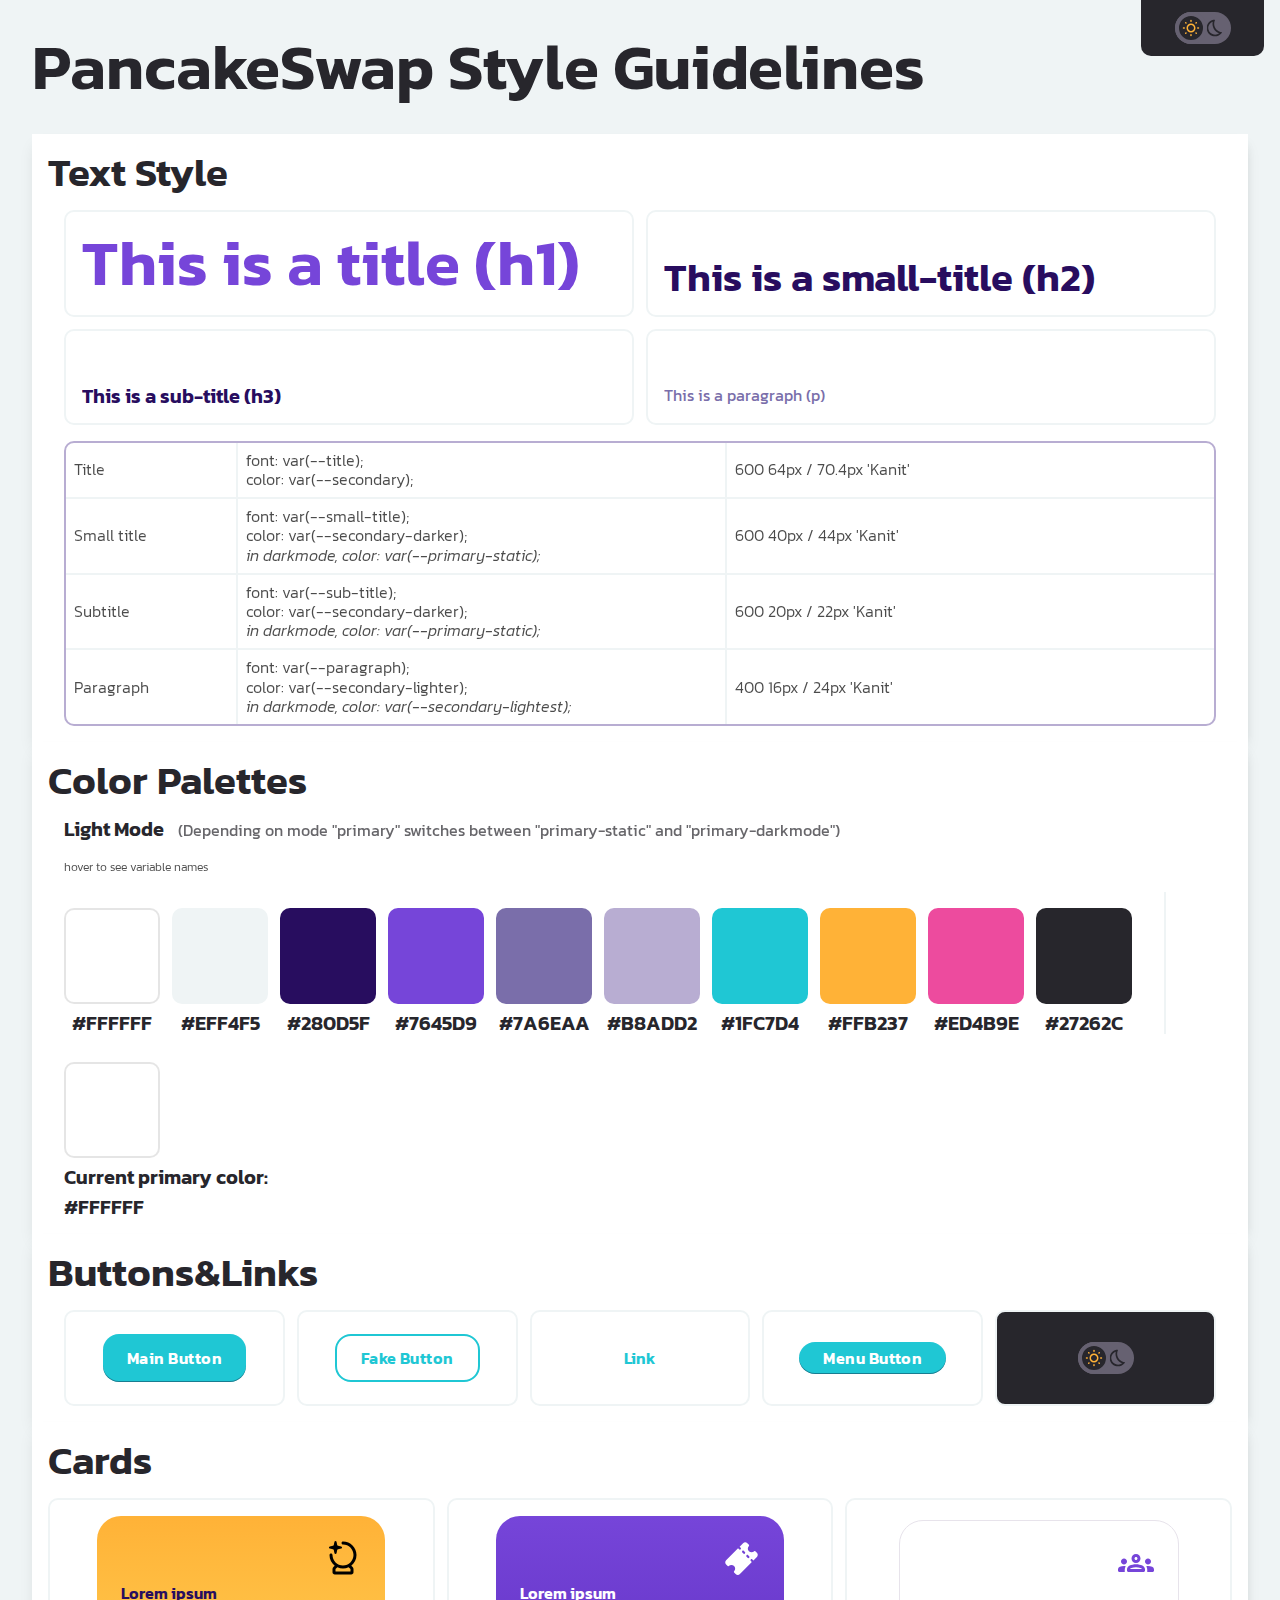
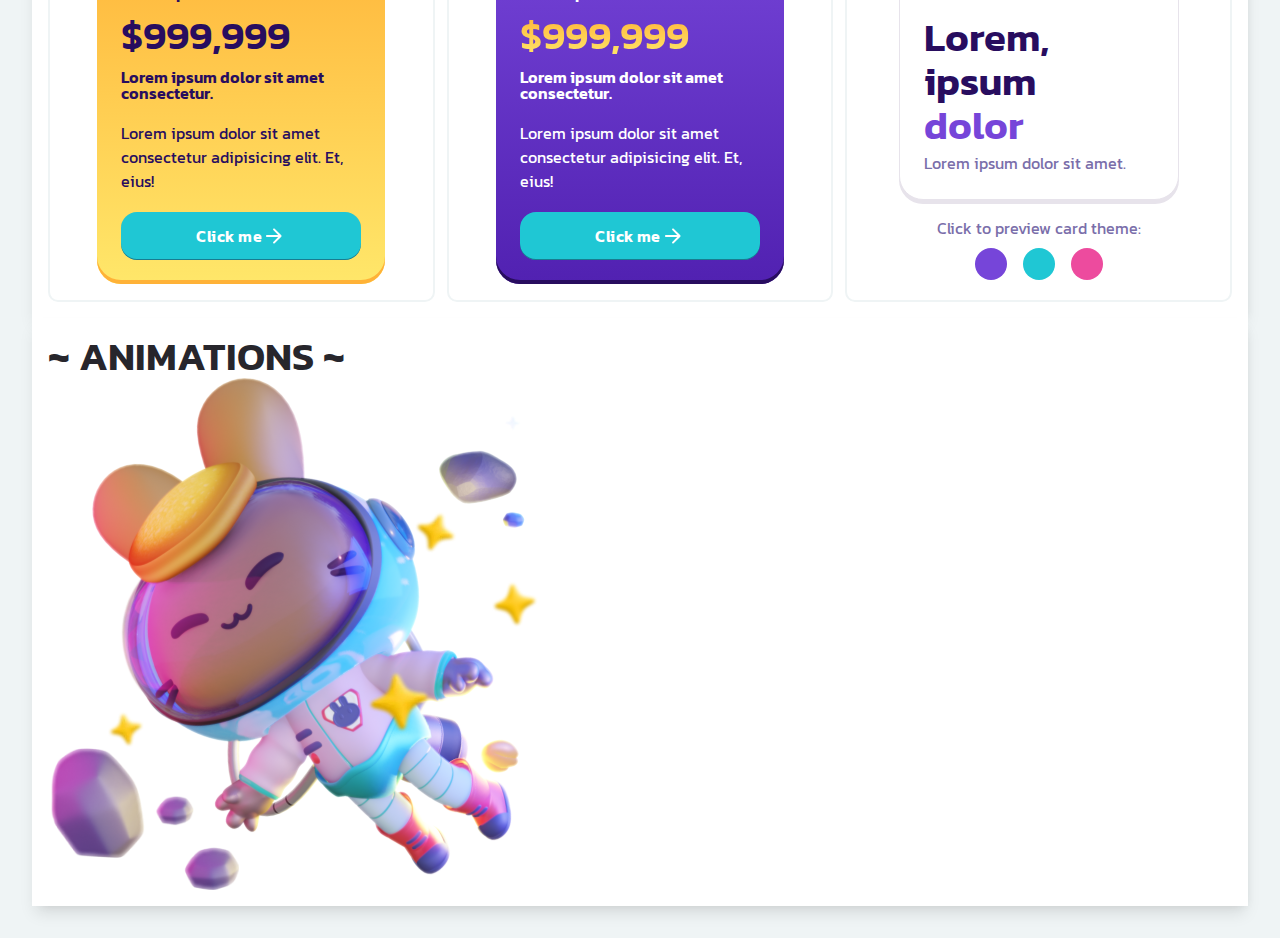
<file: style-guide.html>
<!DOCTYPE html>
<html lang="en">
<head>
    <meta charset="UTF-8">
    <meta http-equiv="X-UA-Compatible" content="IE=edge">
    <meta name="viewport" content="width=device-width, initial-scale=1.0">
    <title>PancakeSwap Clone [STYLE GUIDE]</title>
    <link rel="shortcut icon" href="./res/favicon.ico">

    <link rel="preconnect" href="https://fonts.googleapis.com">
    <link rel="preconnect" href="https://fonts.gstatic.com" crossorigin>

    <link href="https://cdn.jsdelivr.net/npm/bootstrap@5.2.3/dist/css/bootstrap.min.css" rel="stylesheet" integrity="sha384-rbsA2VBKQhggwzxH7pPCaAqO46MgnOM80zW1RWuH61DGLwZJEdK2Kadq2F9CUG65" crossorigin="anonymous">
    <script src="https://cdn.jsdelivr.net/npm/bootstrap@5.2.3/dist/js/bootstrap.bundle.min.js" integrity="sha384-kenU1KFdBIe4zVF0s0G1M5b4hcpxyD9F7jL+jjXkk+Q2h455rYXK/7HAuoJl+0I4" crossorigin="anonymous"></script>

    <link rel="stylesheet" href="./css/style-guide.css">
</head>
<body>
    <!--STYLE GUIDELINES-->
    <div class="guidelines-wrapper">
        <h1 class="guidelines-title">
            PancakeSwap Style Guidelines
        </h1>
        <form class="change-theme" action="" onchange="detectHexCode()">
            <fieldset>
                <p>Switch theme</p>
                <div class="toggle-switch">
                    <input type="checkbox" id="dark-mode">
                    <div class="switch-base">
                        <img src="./res/icons/sun-black.svg" alt="sun icon b&n">
                        <img src="./res/icons/moon-black.svg" alt="sun icon b&n">
                    </div>
                    <div class="switch-icon"></div>
                </div>
            </fieldset>
          </form>
        <!--TEXT-->
        <div class="text-style section">
            <h2 class="section-title">Text Style</h2>
            <div class="text-examples-container">
                <div class="text-examples">
                    <div class="text-box">
                        <h1 class="title">This is a title (h1)</h1>
                    </div>
                    <div class="text-box">
                        <h2 class="small-title">This is a small-title (h2)</h2>
                    </div>
                    <div class="text-box">
                        <h3 class="sub-title">This is a sub-title (h3)</h3>
                    </div>
                    <div class="text-box">
                        <p class="paragraph">This is a paragraph (p)</p>
                    </div>
                </div>
                <div class="text-properties-table">
                    <div class="text-properties-row">
                        <div class="text-type"><p>Title</p></div>
                        <div class="text-variables">
                            <p>font: var(--title);</p>
                            <p>color: var(--secondary);</p>
                        </div>
                        <div class="text-properties"><p>600 64px / 70.4px 'Kanit'</p></div>
                    </div>
                    <div class="text-properties-row">
                        <div class="text-type"><p>Small title</p></div>
                        <div class="text-variables">
                            <p>font: var(--small-title);</p>
                            <p>color: var(--secondary-darker);<br><i>in darkmode, color: var(--primary-static);</i></p>
                        </div>
                        <div class="text-properties"><p>600 40px / 44px 'Kanit'</p></div>
                    </div>
                    <div class="text-properties-row">
                        <div class="text-type"><p>Subtitle</p></div>
                        <div class="text-variables">
                            <p>font: var(--sub-title);</p>
                            <p>color: var(--secondary-darker);<br><i>in darkmode, color: var(--primary-static);</i></p>
                        </div>
                        <div class="text-properties"><p>600 20px / 22px 'Kanit'</p></div>
                    </div>
                    <div class="text-properties-row">
                        <div class="text-type"><p>Paragraph</p></div>
                        <div class="text-variables">
                            <p>font: var(--paragraph);</p>
                            <p>color: var(--secondary-lighter);<br><i>in darkmode, color: var(--secondary-lightest);</i></p>
                        </div>
                        <div class="text-properties"><p>400 16px / 24px 'Kanit'</p></div>
                    </div>
                </div>
            </div>
        </div>
        <!--COLOURS-->
        <div class="palettes section">
            <h2 class="section-title">Color Palettes</h2>
            <div class="light-mode">
                <h3>Light Mode <span>(Depending on mode "primary" switches between "primary-static" and "primary-darkmode")</span></h3>
                <p>hover to see variable names</p>
                <div class="light-palette-container">
                    <div class="color-box">
                        <div class="color"><span>primary-static</span></div>
                        <h3 class="color-hex"></h3>
                    </div>
                    <div class="color-box">
                        <div class="color"><span>primary-darker</span></div>
                        <h3 class="color-hex"></h3>
                    </div>
                    <div class="color-box">
                        <div class="color"><span>secondary-darker</span></div>
                        <h3 class="color-hex"></h3>
                    </div>
                    <div class="color-box">
                        <div class="color"><span>secondary</span></div>
                        <h3 class="color-hex"></h3>
                    </div>
                    <div class="color-box">
                        <div class="color"><span>secondary-lighter</span></div>
                        <h3 class="color-hex"></h3>
                    </div>
                    <div class="color-box">
                        <div class="color"><span>secondary-lightest</span></div>
                        <h3 class="color-hex"></h3>
                    </div>
                    <div class="color-box">
                        <div class="color"><span>accent</span></div>
                        <h3 class="color-hex"></h3>
                    </div>
                    <div class="color-box">
                        <div class="color"><span>accent-alert-soft</span></div>
                        <h3 class="color-hex"></h3>
                    </div>
                    <div class="color-box">
                        <div class="color"><span>accent-alert-strong</span></div>
                        <h3 class="color-hex"></h3>
                    </div>
                    <div class="color-box">
                        <div class="color"><span>background-alt</span></div>
                        <h3 class="color-hex"></h3>
                    </div>
                    <div class="color-box">
                        <div class="color"><span>primary</span></div>
                        <h3>Current primary color:</h3>
                        <h3 class="color-hex"></h3>
                    </div>
                </div>
            </div>
            <div class="dark-mode">
                <h3>Dark Mode</h3>
            </div>
        </div>
        <!--BUTTONS-->
        <div class="buttons section">
            <h2 class="section-title">Buttons&Links</h2>
            <div class="buttons-examples-container">
                <div class="button-examples">

                    <!--MAIN BUTTON-->
                    <div class="button-box">
                        <button class="main-button">Main Button</button>
                    </div>

                    <!--FAKE BUTTON-->
                    <div class="button-box">
                        <a href="" class="fake-button">Fake Button</a>
                    </div>
                    
                    <!--LINK-->
                    <div class="button-box">
                        <a href="#" class="link">Link</a>
                    </div>

                    <!--MENU BUTTON-->
                    <div class="button-box">
                        <button class="menu-button">Menu Button</button>
                    </div>

                    <!--TOGGLE SWITCH-->
                    <div class="button-box">
                        <div class="toggle-switch">
                            <input type="checkbox"> <!-- insert id="dark-mode" to make it work-->
                            <div class="switch-base">
                                <img src="./res/icons/sun-black.svg" alt="sun icon b&n">
                                <img src="./res/icons/moon-black.svg" alt="sun icon b&n">
                            </div>
                            <div class="switch-icon"></div>
                        </div>
                    </div>
                </div>
            </div>
        </div>
        <!--CARDS-->
        <div class="cards section">
            <h2 class="section-title">Cards</h2>
            <div class="cards-container">

                <!--CARD 1-->
                <div class="card-box">
                    <div class="big-ps-card yellow-card left-card">
                        <div class="big-card-icon">
                            <img src="./res/icons/svgexport-26.svg" alt="icona-svg">
                        </div>
                        <div class="big-card-title">
                            <p class="paragraph-bold">Lorem ipsum</p>
                            <h2 class="small-title amount">$999,999</h2>
                            <p class="paragraph-bold">Lorem ipsum dolor sit amet consectetur.</p>
                        </div>
                        <div class="caption">
                            <p>Lorem ipsum dolor sit amet consectetur adipisicing elit. Et, eius!</p>
                        </div>
                        <div class="cta">
                            <a href="#">
                                <button class="main-button">
                                    <span>Click me</span>
                                    <svg xmlns:xlink="http://www.w3.org/1999/xlink" viewBox="0 0 24 24" color="invertedContrast" width="24" xmlns="http://www.w3.org/2000/svg" class="sc-4ba21b47-0 dBIaUm" height="24" >
                                        <path d="M5 13H16.17L11.29 17.88C10.9 18.27 10.9 18.91 11.29 19.3C11.68 19.69 12.31 19.69 12.7 19.3L19.29 12.71C19.68 12.32 19.68 11.69 19.29 11.3L12.71 4.7C12.32 4.31 11.69 4.31 11.3 4.7C10.91 5.09 10.91 5.72 11.3 6.11L16.17 11H5C4.45 11 4 11.45 4 12C4 12.55 4.45 13 5 13Z"></path>
                                    </svg>
                                </button>
                            </a>
                        </div>
                    </div>
                </div>
                <!--CARD 2-->
                <div class="card-box">
                    <div class="big-ps-card purple-card right-card">
                        <div class="big-card-icon">
                            <img src="./res/icons/svgexport-28.svg" alt="icona-svg">
                        </div>
                        <div class="big-card-title">
                            <p class="paragraph-bold">Lorem ipsum</p>
                            <h2 class="small-title amount">$999,999</h2>
                            <p class="paragraph-bold">Lorem ipsum dolor sit amet consectetur.</p>
                        </div>
                        <div class="caption">
                            <p>Lorem ipsum dolor sit amet consectetur adipisicing elit. Et, eius!</p>
                        </div>
                        <div class="cta">
                            <a href="#">
                                <button class="main-button">
                                    <span>Click me</span>
                                    <svg xmlns:xlink="http://www.w3.org/1999/xlink" viewBox="0 0 24 24" color="invertedContrast" width="24" xmlns="http://www.w3.org/2000/svg" class="sc-4ba21b47-0 dBIaUm" height="24" >
                                        <path d="M5 13H16.17L11.29 17.88C10.9 18.27 10.9 18.91 11.29 19.3C11.68 19.69 12.31 19.69 12.7 19.3L19.29 12.71C19.68 12.32 19.68 11.69 19.29 11.3L12.71 4.7C12.32 4.31 11.69 4.31 11.3 4.7C10.91 5.09 10.91 5.72 11.3 6.11L16.17 11H5C4.45 11 4 11.45 4 12C4 12.55 4.45 13 5 13Z"></path>
                                    </svg>
                                </button>
                            </a>
                        </div>
                    </div>
                </div>
                <!--CARD 3-->
                <div class="card-box">
                    <!--to change card-color-theme, change the second class-->
                    <!--card-color-themes: card-sec-color, card-acc-color, card-acc-strong-color -->
                    <div class="ps-card card-sec-color">
                        <div class="card-icon">
                            <!--to change icon, import svg content from svg file-->
                            <!--IMPORTANT - Remove "fill" property from svg if present to automatically match card-theme-color-->
                            <svg xmlns:xlink="http://www.w3.org/1999/xlink" viewBox="0 0 24 24" color="secondary" width="36" xmlns="http://www.w3.org/2000/svg" class="sc-4ba21b47-0 brakPB" height="36" >
                                <path d="M4 13C5.1 13 6 12.1 6 11C6 9.9 5.1 9 4 9C2.9 9 2 9.9 2 11C2 12.1 2.9 13 4 13ZM5.13 14.1C4.76 14.04 4.39 14 4 14C3.01 14 2.07 14.21 1.22 14.58C0.48 14.9 0 15.62 0 16.43V17C0 17.5523 0.447715 18 1 18H4.5V16.39C4.5 15.56 4.73 14.78 5.13 14.1ZM20 13C21.1 13 22 12.1 22 11C22 9.9 21.1 9 20 9C18.9 9 18 9.9 18 11C18 12.1 18.9 13 20 13ZM24 16.43C24 15.62 23.52 14.9 22.78 14.58C21.93 14.21 20.99 14 20 14C19.61 14 19.24 14.04 18.87 14.1C19.27 14.78 19.5 15.56 19.5 16.39V18H23C23.5523 18 24 17.5523 24 17V16.43ZM16.24 13.65C15.07 13.13 13.63 12.75 12 12.75C10.37 12.75 8.93 13.14 7.76 13.65C6.68 14.13 6 15.21 6 16.39V17C6 17.5523 6.44772 18 7 18H17C17.5523 18 18 17.5523 18 17V16.39C18 15.21 17.32 14.13 16.24 13.65ZM8.07 16C8.16 15.77 8.2 15.61 8.98 15.31C9.95 14.93 10.97 14.75 12 14.75C13.03 14.75 14.05 14.93 15.02 15.31C15.79 15.61 15.83 15.77 15.93 16H8.07ZM12 8C12.55 8 13 8.45 13 9C13 9.55 12.55 10 12 10C11.45 10 11 9.55 11 9C11 8.45 11.45 8 12 8ZM12 6C10.34 6 9 7.34 9 9C9 10.66 10.34 12 12 12C13.66 12 15 10.66 15 9C15 7.34 13.66 6 12 6Z"></path>
                            </svg>
                        </div>
                        <div class="card-title">
                            <h3 class="small-title">Lorem, ipsum<br><span>dolor</span></h3>
                        </div>
                        <div class="card-subtitle">
                            <p class="paragraph">Lorem ipsum dolor sit amet.</p>
                        </div>
                    </div>

                    <!--IGNORE-->
                    <div class="preview-card-theme">
                        <p class="paragraph">Click to preview card theme:</p>
                        <div class="select-preview">
                            <button class="preview-sec"></button>
                            <button class="preview-acc"></button>
                            <button class="preview-acc-strong"></button>
                        </div>
                    </div>
                </div>
            </div>
        </div>
        <!--ANIMATIONS-->
        <div class="animations section">
            <h2 class="section-title">~ ANIMATIONS ~</h2>
            <div class="animations-container">
                <div class="astrobunny animation-box">
                    <img class="animation-layer star" src="./res/images/astronaut-bunny/top-r-star-white.png" data-layer="-3">
                    <img class="animation-layer star" src="./res/images/astronaut-bunny/star-top-r_2x.png" data-layer="-3">
                    <img class="animation-layer" src="./res/images/astronaut-bunny/top-r-small-rock.png" data-layer="-3">
                    <img class="animation-layer" src="./res/images/astronaut-bunny/bottom-r-pancake.png" data-layer="-2">
                    <img class="animation-layer" src="./res/images/astronaut-bunny/top-r-big-rock.png" data-layer="-2">
                    <img class="animation-layer star" src="./res/images/astronaut-bunny/middle-r-star.png" data-layer="-1">
                    <img class="animation-layer" src="./res/images/astronaut-bunny/bottom-l-small-rock.png" data-layer="-1">
                    <img class="animation-layer" src="./res/images/astronaut-bunny/astro-bunny.png" data-layer="1">
                    <img class="animation-layer" src="./res/images/astronaut-bunny/bottom-rock.png" data-layer="2">
                    <img class="animation-layer star" src="./res/images/astronaut-bunny/star-l_2x.png" data-layer="2">
                    <img class="animation-layer" src="./res/images/astronaut-bunny/bottom-l-big-rock.png" data-layer="3">
                    <img class="animation-layer star" src="./res/images/astronaut-bunny/star-r_2x.png" data-layer="3">
                    
                </div>
            </div>
        </div>
    </div>

<!--IGNORE-->  
<script src="./script/animations.js"></script>  
<script>
    function detectHexCode() {
        const $hexBox = document.querySelectorAll('.color-box');
        for (let i = 0; i < $hexBox.length; i++) {
            let _hexBox = $hexBox[i];
            let hexSpace = _hexBox.querySelectorAll('.color-hex')[0];
            let color = _hexBox.querySelectorAll('.color')[0];
            let colorValue = window.getComputedStyle(color).getPropertyValue('background-color');
            colorValue = colorValue.split("(")[1].split(")")[0];
            hexSpace.innerHTML = rgbToHex(colorValue);
        }
    }
    function rgbToHex(rgb) {
                rgb = rgb.split(",");
                converted = rgb.map((x) => {
                    x = parseInt(x).toString(16);
                    return (x.length==1) ? "0"+ x : x;
                })
                converted = "#" + converted.join("");
                return converted
            }

    detectHexCode();   
</script>
</body>
</html>
</file>
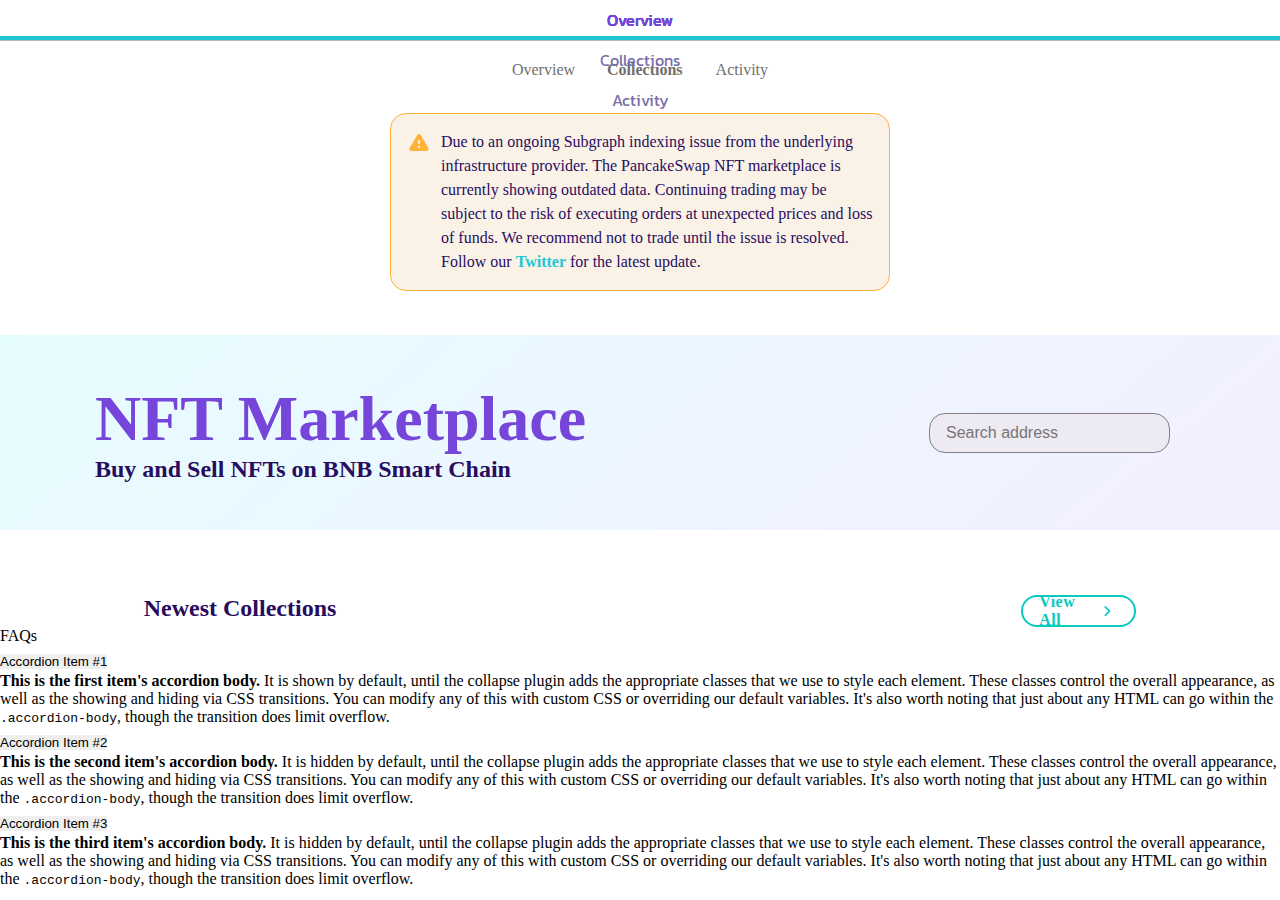
<file: html/nft.html>
<!DOCTYPE html>
<html lang="en">
  <head>
    <meta charset="UTF-8" />
    <meta http-equiv="X-UA-Compatible" content="IE=edge" />
    <meta name="viewport" content="width=device-width, initial-scale=1.0" />
    <title>NFT</title>
    <link rel="shortcut icon" href="../res/favicon.ico">

    <link href="https://cdn.jsdelivr.net/npm/bootstrap@5.2.3/dist/css/bootstrap.min.css" rel="stylesheet"
        integrity="sha384-rbsA2VBKQhggwzxH7pPCaAqO46MgnOM80zW1RWuH61DGLwZJEdK2Kadq2F9CUG65" crossorigin="anonymous">
    <link rel="stylesheet" href="../style.css" />
  </head>
  <body>
    <div class="small-menu">
      <div class="button-wrapper d-flex justify-content-center align-items-center gap-5">
          <a href="#" class="small-menu-button paragraph active">Overview</a>
          <a href="#" class="small-menu-button paragraph">Collections</a>
          <a href="#" class="small-menu-button paragraph">Activity</a>
      </div>
  </div>
    <div class="options">
      <div class="container">
        <div class="overview bg">
          <a href="#"></a>
          <a href="#">Overview</a>
        </div>
      </div>
      <div class="container">
        <div class="collections bg">
          <a href="#">Collections</a>
        </div>
      </div>
      <div class="container">
        <div class="activity bg">
          <a href="#">Activity</a>
        </div>
      </div>
    </div>
    <div class="body-wrapper">
      <div class="disclaimer-container">
        <div class="disclaimer-wrapper">
          <div class="disclaimer">
            <div class="danger">
              <svg
                xmlns:xlink="http://www.w3.org/1999/xlink"
                viewBox="0 0 24 24"
                color="warning"
                width="24"
                xmlns="http://www.w3.org/2000/svg"
                class="sc-4ba21b47-0 joVAFt"
                height="24"
              >
                <path
                  d="M4.47 20.9999H19.53C21.07 20.9999 22.03 19.3299 21.26 17.9999L13.73 4.98993C12.96 3.65993 11.04 3.65993 10.27 4.98993L2.74 17.9999C1.97 19.3299 2.93 20.9999 4.47 20.9999ZM12 13.9999C11.45 13.9999 11 13.5499 11 12.9999V10.9999C11 10.4499 11.45 9.99993 12 9.99993C12.55 9.99993 13 10.4499 13 10.9999V12.9999C13 13.5499 12.55 13.9999 12 13.9999ZM13 17.9999H11V15.9999H13V17.9999Z"
                  fill="#FFB237"
                ></path>
              </svg>
            </div>
            <div class="content">
              <p>
                Due to an ongoing Subgraph indexing issue from the underlying
                infrastructure provider. The PancakeSwap NFT marketplace is
                currently showing outdated data. Continuing trading may be
                subject to the risk of executing orders at unexpected prices and
                loss of funds. We recommend not to trade until the issue is
                resolved. Follow our
                <a href="#" class="twitter">Twitter</a>
                for the latest update.
              </p>
            </div>
          </div>
        </div>
      </div>
      <div class="navbar-nft">
        <div class="navbar-container">
          <div class="first-part">
            <h1>NFT Marketplace</h1>
            <h2>Buy and Sell NFTs on BNB Smart Chain</h2>
          </div>
          <div class="second-part">
            <input type="text" id="search" placeholder="Search address" />
          </div>
        </div>
      </div>
      <div class="body-wrapper2">
        <div class="wrapper">
        <div class="body-navbar">
            <h3 class="collections">Newest Collections</h3>
            <a href="#">
              <a class="view">
                View All
                <svg
                  viewBox="0 0 24 24"
                  color="primary"
                  width="24px"
                  xmlns="http://www.w3.org/2000/svg"
                  class="sc-4ba21b47-0 elUESX"
                >
                  <path
                    d="M9.29006 15.88L13.1701 12L9.29006 8.12001C8.90006 7.73001 8.90006 7.10001 9.29006 6.71001C9.68006 6.32001 10.3101 6.32001 10.7001 6.71001L15.2901 11.3C15.6801 11.69 15.6801 12.32 15.2901 12.71L10.7001 17.3C10.3101 17.69 9.68006 17.69 9.29006 17.3C8.91006 16.91 8.90006 16.27 9.29006 15.88Z"
                    fill="#1FC7D4"
                  ></path>
                </svg>
              </a>
            </a>
          </div>
        </div>
        </div>
      </div>
    </div>





    <div class="accordion" id="accordionPanelsStayOpenExample">
      <div class ="FAQs">FAQs</div>
      <div class="accordion-item">
        <h2 class="accordion-header" id="panelsStayOpen-headingOne">
          <button class="accordion-button" type="button" data-bs-toggle="collapse" data-bs-target="#panelsStayOpen-collapseOne" aria-expanded="true" aria-controls="panelsStayOpen-collapseOne">
            Accordion Item #1
          </button>
        </h2>
        <div id="panelsStayOpen-collapseOne" class="accordion-collapse collapse show" aria-labelledby="panelsStayOpen-headingOne">
          <div class="accordion-body">
            <strong>This is the first item's accordion body.</strong> It is shown by default, until the collapse plugin adds the appropriate classes that we use to style each element. These classes control the overall appearance, as well as the showing and hiding via CSS transitions. You can modify any of this with custom CSS or overriding our default variables. It's also worth noting that just about any HTML can go within the <code>.accordion-body</code>, though the transition does limit overflow.
          </div>
        </div>
      </div>
      <div class="accordion-item">
        <h2 class="accordion-header" id="panelsStayOpen-headingTwo">
          <button class="accordion-button collapsed" type="button" data-bs-toggle="collapse" data-bs-target="#panelsStayOpen-collapseTwo" aria-expanded="false" aria-controls="panelsStayOpen-collapseTwo">
            Accordion Item #2
          </button>
        </h2>
        <div id="panelsStayOpen-collapseTwo" class="accordion-collapse collapse" aria-labelledby="panelsStayOpen-headingTwo">
          <div class="accordion-body">
            <strong>This is the second item's accordion body.</strong> It is hidden by default, until the collapse plugin adds the appropriate classes that we use to style each element. These classes control the overall appearance, as well as the showing and hiding via CSS transitions. You can modify any of this with custom CSS or overriding our default variables. It's also worth noting that just about any HTML can go within the <code>.accordion-body</code>, though the transition does limit overflow.
          </div>
        </div>
      </div>
      <div class="accordion-item">
        <h2 class="accordion-header" id="panelsStayOpen-headingThree">
          <button class="accordion-button collapsed" type="button" data-bs-toggle="collapse" data-bs-target="#panelsStayOpen-collapseThree" aria-expanded="false" aria-controls="panelsStayOpen-collapseThree">
            Accordion Item #3
          </button>
        </h2>
        <div id="panelsStayOpen-collapseThree" class="accordion-collapse collapse" aria-labelledby="panelsStayOpen-headingThree">
          <div class="accordion-body">
            <strong>This is the third item's accordion body.</strong> It is hidden by default, until the collapse plugin adds the appropriate classes that we use to style each element. These classes control the overall appearance, as well as the showing and hiding via CSS transitions. You can modify any of this with custom CSS or overriding our default variables. It's also worth noting that just about any HTML can go within the <code>.accordion-body</code>, though the transition does limit overflow.
          </div>
        </div>
      </div>
    </div>


    <script type="module" src="../script/nft.mjs"></script>
  </body>
</html>
</file>
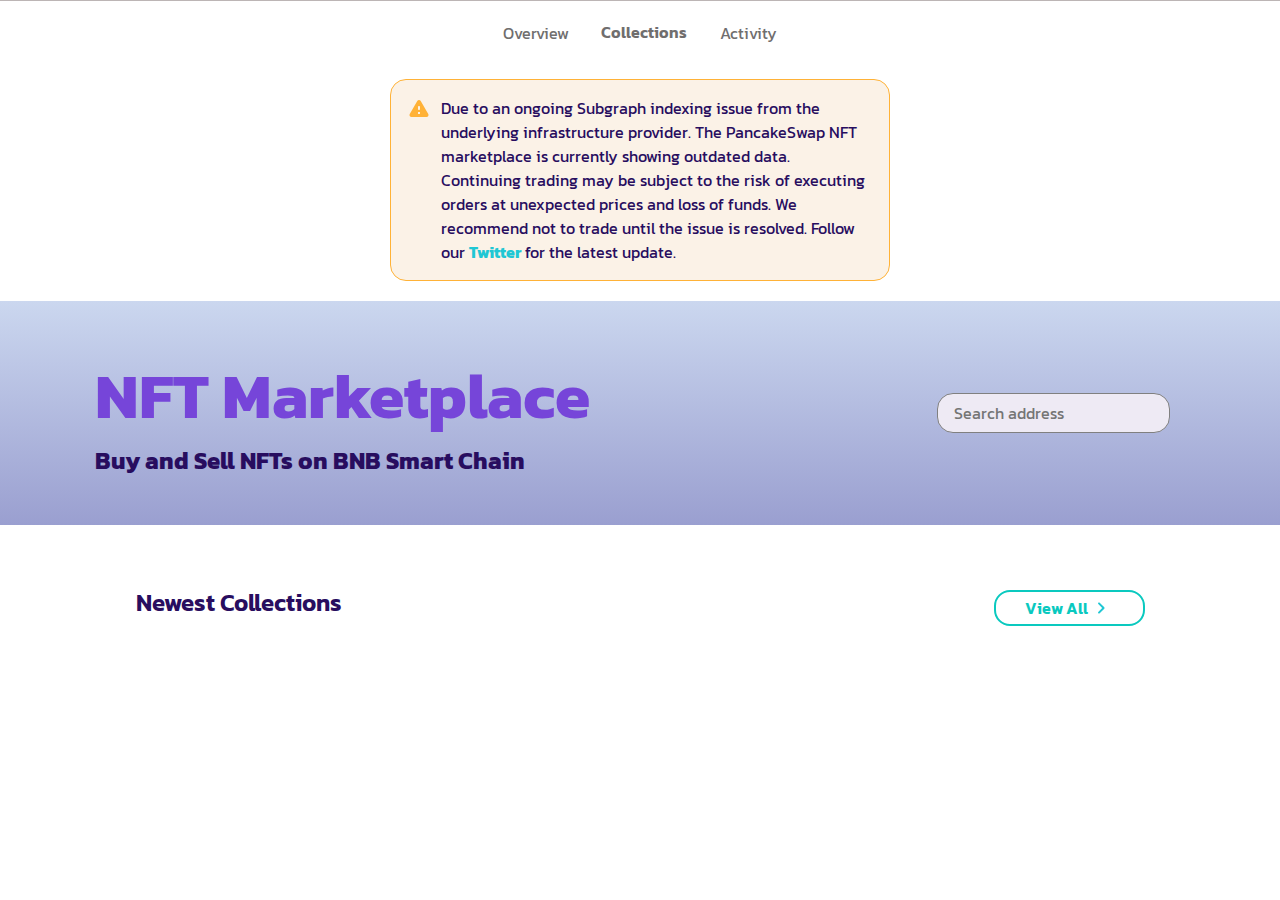
<file: css/assets-nft/nft.html>
<!DOCTYPE html>
<html lang="en">
  <head>
    <meta charset="UTF-8" />
    <meta http-equiv="X-UA-Compatible" content="IE=edge" />
    <meta name="viewport" content="width=device-width, initial-scale=1.0" />
    <title>NFT</title>
    <link rel="stylesheet" href="./nft.css" />
  </head>
  <body>
    <div class="options">
      <div class="container">
        <div class="overview bg">
          <a href="#"></a>
          <a href="#">Overview</a>
        </div>
      </div>
      <div class="container">
        <div class="collections bg">
          <a href="#">Collections</a>
        </div>
      </div>
      <div class="container">
        <div class="activity bg">
          <a href="#">Activity</a>
        </div>
      </div>
    </div>
    <div class="body-wrapper">
      <div class="disclaimer-container">
        <div class="disclaimer-wrapper">
          <div class="disclaimer">
            <div class="danger">
              <svg
                xmlns:xlink="http://www.w3.org/1999/xlink"
                viewBox="0 0 24 24"
                color="warning"
                width="24"
                xmlns="http://www.w3.org/2000/svg"
                class="sc-4ba21b47-0 joVAFt"
                height="24"
              >
                <path
                  d="M4.47 20.9999H19.53C21.07 20.9999 22.03 19.3299 21.26 17.9999L13.73 4.98993C12.96 3.65993 11.04 3.65993 10.27 4.98993L2.74 17.9999C1.97 19.3299 2.93 20.9999 4.47 20.9999ZM12 13.9999C11.45 13.9999 11 13.5499 11 12.9999V10.9999C11 10.4499 11.45 9.99993 12 9.99993C12.55 9.99993 13 10.4499 13 10.9999V12.9999C13 13.5499 12.55 13.9999 12 13.9999ZM13 17.9999H11V15.9999H13V17.9999Z"
                  fill="#FFB237"
                ></path>
              </svg>
            </div>
            <div class="content">
              <p>
                Due to an ongoing Subgraph indexing issue from the underlying
                infrastructure provider. The PancakeSwap NFT marketplace is
                currently showing outdated data. Continuing trading may be
                subject to the risk of executing orders at unexpected prices and
                loss of funds. We recommend not to trade until the issue is
                resolved. Follow our
                <a href="#" class="twitter">Twitter</a>
                for the latest update.
              </p>
            </div>
          </div>
        </div>
      </div>
      <div class="navbar-nft">
        <div class="navbar-container">
          <div class="first-part">
            <h1>NFT Marketplace</h1>
            <h2>Buy and Sell NFTs on BNB Smart Chain</h2>
          </div>
          <div class="second-part">
            <input type="text" id="search" placeholder="Search address" />
          </div>
        </div>
      </div>
      <div class="body-wrapper2">
        <div class="wrapper">
        <div class="body-navbar">
            <h3 class="collections">Newest Collections</h3>
            <a href="#">
              <a class="view">
                View All
                <svg
                  viewBox="0 0 24 24"
                  color="primary"
                  width="24px"
                  xmlns="http://www.w3.org/2000/svg"
                  class="sc-4ba21b47-0 elUESX"
                >
                  <path
                    d="M9.29006 15.88L13.1701 12L9.29006 8.12001C8.90006 7.73001 8.90006 7.10001 9.29006 6.71001C9.68006 6.32001 10.3101 6.32001 10.7001 6.71001L15.2901 11.3C15.6801 11.69 15.6801 12.32 15.2901 12.71L10.7001 17.3C10.3101 17.69 9.68006 17.69 9.29006 17.3C8.91006 16.91 8.90006 16.27 9.29006 15.88Z"
                    fill="#1FC7D4"
                  ></path>
                </svg>
              </a>
            </a>
          </div>
        </div>
        </div>
      </div>
    </div>
  </body>
</html>
</file>
<file: style.css>
@import url('https://fonts.googleapis.com/css2?family=Kanit:wght@100;200;300;400;500;600;700;800;900&display=swap');
@import url(./css/basic-elements.css);
@import url(./css/body.css);
@import url(./css/footer.css);
@import url(./css/navbar.css);
@import url(./css/trades.css);
@import url(./css/nft.css);
@import url(./css/slideshow.css);
</file>
<file: css/style-guide.css>
@import url('https://fonts.googleapis.com/css2?family=Kanit:wght@100;200;300;400;500;600;700;800;900&display=swap');

/***********/
/*VARIABLES*/
/***********/

:root {
    /*TEXT*/
    --title: 600 64px / 70.4px 'Kanit';
    --sub-title: 600 20px / 22px 'Kanit';
    --small-title: 600 40px / 44px 'Kanit';
    --paragraph: 400 16px / 24px 'Kanit';
    --link: 600 16px / 1 'Kanit';
    /*COLOURS*/
    --primary: #FFFFFF;
    --primary-static: #FFFFFF;
    --primary-darker: #eff4f5;
    --secondary: #7645D9;
    --secondary-darker: #280d5f;
    --secondary-lighter: #7a6eaa; 
    --secondary-lightest: #b8add2;
    --accent: #1fc7d4;
    --accent-alert-soft: #ffb237;
    --accent-alert-strong: #ED4B9E;
    --background-alt: #27262c;
    --primary-darkmode: #08060B;
    --disabled: #666171;
    --card-shadow: #E7E3EB;
    --card-shadow-dark: #383241;
    --card-background: var(--primary); 
    /*BUTTONS*/
    --main-button-shadow: inset 0px -1px 0px 0px rgb(14 14 44 / 40%);
    --button-border-radius: 1rem;
    --button-height: 3rem;
    --button-small-height: 2rem;
    --button-padding: 0 1.5rem;
    /*GRADIENTS*/
    --gradient-accent-alert-soft: linear-gradient(var(--accent-alert-soft), #FFE76A);
    --gradient-secondary: linear-gradient(var(--secondary), #5121b1);
    /*CARDS*/
    --big-card-h: 23rem;
    --big-card-w: 18rem;
    --cards-border-radius: 1.5rem;
    --cards-padding: 1.5rem;
    --card-h: 17.5rem;
    --card-w: var(--card-h);
    /*ANIMATIONS*/
    --move-duration: 3.5s;
    --move-amount: 2%;
    --star-blink-duration: 2s;
}
  
:root:has(#dark-mode:checked) {
    --primary: var(--primary-darkmode);
    --card-shadow: var(--card-shadow-dark);
    --card-background: var(--background-alt); 
}

/******************/
/*GENERAL SETTINGS*/
/******************/

* {
    margin: 0;
    padding: 0;
    border: 0;
    box-sizing: border-box;
    /*transition: all .2s ease-in-out;*/
}

p {
    margin-top: 0;
    margin-bottom: 0;
}

a, a:hover, a:active, a:visited {
    color: inherit;
    text-decoration: none;
}
svg {
    fill: black;
}

::-webkit-scrollbar {
    width: 8px;
}
::-webkit-scrollbar-thumb {
    background: var(--secondary-lighter);
    border-radius: 8px;
}
::-webkit-scrollbar-track {
    box-shadow: inset 0 0 5px 0px var(--primary);
    border-radius: 10px;
}
:root:has(#dark-mode:checked) ::-webkit-scrollbar-thumb {
    background: var(--secondary-lightest);
    border-radius: 8px;
}
:root:has(#dark-mode:checked) ::-webkit-scrollbar-track {
    background-color: var(--primary);
    border-radius: 10px;
}

        /***IGNORE***/

        body {
            padding: 1rem;
            background-color: var(--primary-darker);
        }
        .guidelines-wrapper {
            display: flex;
            flex-direction: column;
            max-width: 100rem;
            margin: 0 auto;
            padding: 1rem;
        }
        .guidelines-title {
            font: var(--title);
            margin-bottom: 2rem;
            color: var(--background-alt);
        }
        .section-title {
            font: var(--small-title);
            color: var(--background-alt);
        }
        .section {
            display: flex;
            flex-direction: column;
            width: 100%;
            padding: 1rem;

            background-color: white;
            box-shadow: 4px 5px 10px -7px rgba(0,0,0,0.1),0px 10px 15px -3px rgba(0,0,0,0.1);
        }
        .visually-hidden {
            clip: rect(0 0 0 0);
            clip-path: inset(50%);
            height: 1px;
            overflow: hidden;
            position: absolute;
            white-space: nowrap;
            width: 1px;
          }
          .change-theme {
            position: fixed;
            display: flex;
            right: 1rem;
            top: -2.25rem;
            background: var(--background-alt);
            border-radius: 0 0px 10px 10px;
            z-index: 1;
            transition: all .3s ease-in-out;
          }
          .change-theme:hover {
            top: 0rem;
          }
          .change-theme > fieldset {
            border: 0;
            display: flex;
            flex-direction: column;
            gap: .75rem;
            padding: .75rem;
            width: fit-content;
            
            justify-content: center;
            align-items: center;
            font: var(--paragraph);
            color: var(--primary-static);
          }
          .change-theme .inputs {
            display: flex;
            gap: 2rem;
          }
          
          .change-theme input[type="radio"] {
            appearance: none;
            width: 1.5rem;
            height: 1.5rem;
            outline: 3px solid var(--radio-color);
            outline-offset: 3px;
            border-radius: 50%;
            cursor: pointer;
          }
          
          .change-theme input[type="radio"]:checked {
            background-color: var(--radio-color);
          }
          .change-theme input[type="radio"]#light {
            --radio-color: var(--primary-static);
          }
          .change-theme input[type="radio"]#dark {
            --radio-color: var(--primary-darkmode);
          }

          @media screen and (max-width: 768px) {
            body {
                padding: 1rem 0;
            }
            
            .guidelines-wrapper {
                padding: 1rem 0;
            }

            .guidelines-title {
                font: var(--title);
                font-size: clamp(40px, 12vw, 64px) !important;
                margin-bottom: 0;
                margin: 1rem;
                color: var(--background-alt);
            }
        }

/**************/
/*TEXT SECTION*/
/**************/

        /***IGNORE***/

        .text-examples-container {
            display: flex;
            flex-direction: column;
            padding: 0 1rem;
        }
        .text-examples {
            display: flex;
            flex-wrap: wrap;
            margin-top: 1rem;
            gap: .75rem;
        }
        .text-box {
            display: flex;
            /*To limit number of columns to 2 */
            min-width: calc(50% - (2rem + .75rem)); /*50% - (left&right padding + gap)*/
            /*To keep all boxes the same height */
            min-height: calc(64px + 2rem); /*biggest font size + top&bottom padding*/
            
            background-color: var(--primary);
            border: solid 2px var(--primary-darker);
            border-radius: 10px;
            padding: 1rem;

            flex: 1 1 30rem;
            align-items: flex-end;
        }
        .text-box > * { 
            overflow: hidden;
            text-overflow: ellipsis;
            white-space: nowrap;
            width: 100%;
            cursor: default;
        }
        .text-properties-table {
            display: flex;
            flex-direction: column;
            margin-top: 1rem;
            border: solid 2px var(--secondary-lightest);
            border-radius: 10px;
        }
        .text-properties-row {
            display: flex;
            flex-direction: row;
        }
        .text-properties-row:not(:last-child) {
            border-bottom: solid 2px var(--primary-darker);
        }
        .text-properties-row > * {
            display: flex;
            flex-direction: column;
            padding: .5rem;
            min-width: 0;
        }
        .text-properties-row > *:not(:last-child) {
            border-right: solid 2px var(--primary-darker);
        }
        .text-properties-row > * p {
            font: 300 clamp(.75rem, 1.5vw, 1rem) / 1.2 'Kanit';
            margin: auto 0;
            overflow: hidden;
            text-overflow: ellipsis;
            white-space: nowrap;
            opacity: .7;
        }
        .text-properties-row .text-type {
            width: 15%;
        }
        .text-properties-row .text-variables {
            flex: 1;
        }
        .text-properties-row .text-properties {
            flex: 1;
        }


/*****************/
/*TEXT PROPERTIES*/
/*****************/

.title {
    font: var(--title);
    color: var(--secondary);
}
.small-title {
    font: var(--small-title);
    color: var(--secondary-darker);
}
.sub-title {
    font: var(--sub-title);
    color: var(--secondary-darker);
}
.paragraph {
    font: var(--paragraph);
    color: var(--secondary-lighter);
}
.paragraph-bold {
    font: var(--link);
}

/*DARK MODE*/

:root:has(#dark-mode:checked) .small-title {
    color: var(--primary-static);
}
:root:has(#dark-mode:checked) .sub-title {
    color: var(--primary-static);
}
:root:has(#dark-mode:checked) .paragraph {
    color: var(--secondary-lightest);
}


/********/
/*COLORS*/
/********/

        /***IGNORE***/
        .palettes h3{
            font: var(--sub-title);
            color: var(--background-alt);
        }
        .palettes h3 span{
            font: var(--paragraph);
            margin-left: 1ch;
            opacity: .7;
        }
        .palettes .light-mode {
            display: flex;
            flex-direction: column;
            margin-top: 1rem;
            padding: 0 1rem;
        }
        .light-mode p {
            font-family: 'Kanit';
            font-size: 12px;
            font-weight: 300;
            opacity: .7;
            margin-top: 1rem;
        }
        .light-palette-container {
            display: flex;
            flex-wrap: wrap;
            margin-top: 1rem;
            gap: .75rem;
        }
        .color-box {
            display: flex;
            flex-direction: column;
            gap: .5rem;
            align-items: center;
            cursor: default;
            padding-top: 1rem;
            min-width: fit-content;
        }
        .color {
            width: 6rem;
            height: 6rem;
            border-radius: 10px;
        }
        .color span {
            display: block;
            width: 100%;
            height: 100%;
            font: 200 12px 'Kanit';
            color: var(--background-alt);
            background-color: white;
            box-shadow: inset 0 0 0 2px var(--primary-darker);
            border-radius: 10px;
            padding: .5rem;
            opacity: 0;
        }
        .color:hover span {
            opacity: 1;
        }
        .color-hex {
            display: flex;
            justify-content: center;
            max-width: 6rem;
            font: var(--paragraph);
            text-transform: uppercase;
        }

        /*Color boxes and hex codes*/
        .light-mode .color-box:nth-child(1) .color {
            background-color: var(--primary-static);
            box-shadow: inset 0 0 0 2px rgb(0, 0, 0, .1);
        }
        .light-mode .color-box:nth-child(2) .color {
            background-color: var(--primary-darker);
        }
        .light-mode .color-box:nth-child(3) .color {
            background-color: var(--secondary-darker);
        }
        .light-mode .color-box:nth-child(4) .color {
            background-color: var(--secondary);
        }
        .light-mode .color-box:nth-child(5) .color {
            background-color: var(--secondary-lighter);
        }
        .light-mode .color-box:nth-child(6) .color {
            background-color: var(--secondary-lightest);
        }
        .light-mode .color-box:nth-child(7) .color {
            background-color: var(--accent);
        }
        .light-mode .color-box:nth-child(8) .color {
            background-color: var(--accent-alert-soft);
        }
        .light-mode .color-box:nth-child(9) .color {
            background-color: var(--accent-alert-strong);
        }
        .light-mode .color-box:nth-child(10) .color {
            background-color: var(--background-alt);
        }
        .light-mode .color-box:last-child .color {
            box-shadow: inset 0 0 0 2px rgb(0, 0, 0, .1);
            background-color: var(--primary);
        }
        .light-mode .color-box:last-child {
            align-items: flex-start;
            flex: 1;
        }
        .light-mode .color-box:nth-last-child(2) {
            margin-right: 1rem;
            padding-right: 2rem;
            border-right: solid 2px var(--primary-darker);
        }

        .palettes .dark-mode {
            display: none;
            margin-top: 1rem;
            flex-direction: column;
            padding: 0 1rem;
        }

/*****************/
/*BUTTONS SECTION*/
/*****************/

        /***IGNORE***/
        .buttons-examples-container {
            display: flex;
            flex-direction: column;
            padding: 0 1rem;
        }
        .buttons-examples-container p {
            font-family: 'Kanit';
            font-size: 12px;
            font-weight: 300;
            opacity: .7;
        }
        .button-examples {
            display: flex;
            flex-wrap: wrap;
            margin-top: 1rem;
            gap: .75rem;
        }
        .button-box {
            display: flex;
            min-width: 12rem;
            /*To keep all boxes the same height */
            min-height: calc(64px + 2rem); /*same as text-box*/
            
            background-color: var(--primary);
            border: solid 2px var(--primary-darker);
            border-radius: 10px;
            padding: 1rem;

            flex: 1 1;
            align-items: center;
            justify-content: center;
        }
        .button-box:has(.toggle-switch) {
            background-color: var(--background-alt);
        }

/********************/
/*BUTTONS PROPERTIES*/
/********************/
/*MAIN BUTTON*/
.main-button {
    display: flex;
    align-items: center;
    justify-content: center;
    /*Style*/
    height: var(--button-height);
    padding: var(--button-padding);
    background-color: var(--accent);
    border-radius: var(--button-border-radius);
    box-shadow: var(--main-button-shadow);
    /*Font*/
    font: var(--link);
    color: var(--primary);
    letter-spacing: 0.03em;

    cursor: pointer;
    transition: all 0s;
}
.main-button:hover {
    opacity: .66;
}
.main-button:active {
    opacity: .85;
    transform: translateY(1px);
    box-shadow: none;
}
/*FAKE BUTTON (links that look like a button)*/
a.fake-button {
    display: flex;
    align-items: center;
    justify-content: center;
    /*Style*/
    height: var(--button-height);
    padding: var(--button-padding);
    background-color: transparent;
    border: solid 2px var(--accent);
    border-radius: var(--button-border-radius);
    /*Font*/
    font: var(--link);
    color: var(--accent);
    letter-spacing: 0.03em;

    cursor: pointer;
    transition: all 0s;
}
a.fake-button:hover {
    opacity: .66;
}
a.fake-button:active {
    opacity: .85;
    transform: translateY(1px);
    box-shadow: none;
}
/*LINK*/
a.link {
    font: var(--link);
    color: var(--accent);
}
a.link:hover {
    text-decoration: underline;
}
/*MENU BUTTON*/
.menu-button {
    display: flex;
    align-items: center;
    justify-content: center;
    /*Style*/
    height: var(--button-small-height);
    padding: var(--button-padding);
    background-color: var(--accent);
    border-radius: calc(var(--button-small-height) / 2);
    box-shadow: var(--main-button-shadow);
    /*Font*/
    font: var(--link);
    color: var(--primary);
    letter-spacing: 0.03em;

    cursor: pointer;
    transition: all 0s;
}
.menu-button:hover {
    opacity: .66;
}
.menu-button:active {
    opacity: .85;
    transform: translateY(1px);
    box-shadow: none;
}
/*TOGGLE SWITCH*/
.toggle-switch {
    position: relative;
    height: var(--button-small-height);
    width: calc(var(--button-small-height) * 1.75);
    border-radius: calc(var(--button-small-height) / 2);
    background: var(--disabled);
    transition: all .3s ease-in-out;
}
.toggle-switch input {
    appearance: none; 
    position: absolute;
    top: 0;
    left: 0;
    width: 100%;
    height: 100%;
    cursor: pointer;
    z-index: 100;
}
.switch-base {
    display: flex;
    height: 100%;
    width: 100%;
    padding: 4px;
}
.switch-base img {
    margin: 2px;
    object-fit: contain;
}
.switch-icon {
    position: absolute;
    display: flex;
    align-content: center;
    justify-content: center;
    top: 0;
    left: 0;
    padding: 3px;
    height: var(--button-small-height);
    width: var(--button-small-height);
    border-radius: 50%;
    border: solid 4px var(--disabled);
    background: var(--background-alt);
    transition: all .3s ease-in-out;
}

.switch-icon::after {
    content: "";
    background-image: url(../res/icons/sun-colored.svg);
    background-size: cover;
    content: "";
    height: 100%;
    width: 100%;
}
.toggle-switch input:hover ~ .switch-icon {
    border: solid 4px var(--secondary);
}
.toggle-switch input:checked ~ .switch-icon {
    transform: translateX(calc(100% - 8px));
}
.toggle-switch input:checked ~ .switch-icon::after {
    background-image: url(../res/icons/moon-colored.svg);
}

/*********/
/*BUTTONS*/
/*********/
        /***IGNORE***/
        .cards-container {
            display: flex;
            flex-wrap: wrap;
            margin-top: 1rem;
            gap: .75rem;
        }
        .card-box {
            display: flex;
            flex-direction: column;
            min-width: calc(var(--big-card-w) + 2rem);
            /*To keep all boxes the same height */
            min-height: calc(var(--big-card-h) + 2rem); /*same as text-box*/
            
            background-color: var(--primary);
            border: solid 2px var(--primary-darker);
            border-radius: 10px;
            padding: 1rem;

            flex: 1 1;
            align-items: center;
            justify-content: center;
        }

        .preview-card-theme {
            display: flex;
            flex-direction: column;
            margin-top: 1rem;
            gap: .5rem;
        }
        .select-preview {
            display: flex;
            gap: 1rem;
            justify-content: center;
        }
        .select-preview .preview-sec {
            height: 2rem;
            width: 2rem;
            border-radius: 50%;
            background-color: var(--secondary);
            cursor: pointer;
        }
        .select-preview .preview-acc {
            height: 2rem;
            width: 2rem;
            border-radius: 50%;
            background-color: var(--accent);
            cursor: pointer;
        }
        .select-preview .preview-acc-strong {
            height: 2rem;
            width: 2rem;
            border-radius: 50%;
            background-color: var(--accent-alert-strong);
            cursor: pointer;
        }
        .card-box:has(.preview-sec:focus) .ps-card{
            --secondary: #7645D9;
        }
        .card-box:has(.preview-acc:focus) .ps-ps-card{
            --secondary: var(--accent);
        }
        .card-box:has(.preview-acc-strong:focus) .ps-ps-card{
            --secondary: var(--accent-alert-strong);
        }

/********************/
/*BUTTONS PROPERTIES*/
/********************/
/*BIG CARD*/
.big-ps-card {
    display: flex;
    position: relative;
    flex-direction: column;
    justify-content: space-between;
    width: var(--big-card-w);
    height: var(--big-card-h);
    padding: var(--cards-padding);
    border-radius: var(--cards-border-radius);
    font: var(--paragraph);
}
/*
.big-card::after {
    content: " ";
    height: 100%;
    width: 100%;
    position: absolute;
    top: 0;
    left: 0;
    border-radius: var(--cards-border-radius);
    box-shadow: var(--big-card-shadow);
    mix-blend-mode: color-burn;
    pointer-events: none;
    backface-visibility: hidden;
}
*/
.big-ps-card .big-card-icon{
    text-align: end;
}
.big-ps-card .big-card-title {
    display: flex;
    flex-direction: column;
}
.big-ps-card .big-card-title .amount {
    margin: .75rem 0;
}
.big-ps-card .caption {
    margin: 1rem 0;
}
.big-ps-card .cta button {
    width: 100%;
    will-change: opacity;
    transition: opacity .2s ease-in;
}
.big-ps-card .cta svg{
    fill: var(--primary);
}
/*Yellow card*/
.yellow-card {
    background: var(--gradient-accent-alert-soft);
    color: var(--secondary-darker);
    box-shadow: inset 0px -4px 0px 0px var(--accent-alert-soft);
}
.yellow-card .small-title{
    color: var(--secondary-darker) !important;
}
/*Purple card*/
.purple-card{
    background: var(--gradient-secondary);
    color: var(--primary-static);
    box-shadow: inset 0px -4px 0px 0px var(--secondary-darker);
}
.purple-card .amount {
    background-image : var(--gradient-accent-alert-soft);
    background-position-x : 0%; 
    background-position-y : 0%; 
    background-clip : text; 
    -webkit-background-clip : text;
    color: transparent; 
    -webkit-text-fill-color : rgba(0, 0, 0, 0);
}

/*SMALL CARD*/
.ps-card {
    display: flex;
    flex-direction: column;
    justify-content: space-between;
    height: var(--card-h);
    width: var(--card-w);
    padding: var(--cards-padding);
    border: solid 1px var(--card-shadow);
    border-radius: var(--cards-border-radius);
    background: var(--card-background);
    box-shadow: 0px 4px 0px 0px var(--card-shadow);
}

.card-icon {
    height: calc(50% - (var(--cards-padding) * 2));
    display: flex;
    justify-content: flex-end;
}

.card-icon svg {
    height: 2.25rem;
    width: 2.25rem;
}

.card-sec-color svg, .card-sec-color span {
    color: var(--secondary);
    fill: var(--secondary);
}
.card-acc-color svg, .card-acc-color span {
    color: var(--accent);
    fill: var(--accent);
}
.card-acc-strong-color svg, .card-acc-strong-color span {
    color: var(--accent-alert-strong);
    fill: var(--accent-alert-strong);
}

/************/
/*ANIMATIONS*/
/************/

.animation-box {
    height: 40vw;
    width: 40vw;
    max-width: 36rem;
    max-height: 36rem;
    display: flex;
    position: relative;
}

.animation-layer {
    position: absolute;
    top: 0;
    left: 0;
    object-fit: cover;
    height: 100%;
    width: 100%;
    animation: var(--move-duration) ease-in-out alternate infinite move;
}

@keyframes move {
    0% {
        transform: translate(var(--move-amount), var(--move-amount));
    }
    100% {
        transform: translate(0rem - var(--move-amount), 0rem - var(--move-amount));
    }
}

.astrobunny .star {
    animation: var(--move-duration) ease-in-out alternate infinite move, star-blink var(--star-blink-duration) ease-in-out infinite alternate;
}

@keyframes star-blink {
    0% {
        opacity: 0;
    }
    100% {
        opacity: 1;
    }
}
</file>
<file: css/assets-nft/nft.css>
@import url('https://fonts.googleapis.com/css2?family=Kanit:wght@100;200;300;400;500;600;700;800;900&display=swap');

* {
    margin: 0;
    padding: 0;
    font-family: Kanit, sans-serif;
}

body {
    width: 100vw;
    height: 100vh;
    overflow-y: scroll;
    overflow-x: hidden;
    box-sizing: border-box;
}

.options {
    border-top: 1px solid rgb(188, 181, 181);
    display: flex;
    justify-content: center;
    align-items: center;
    gap: 2rem;
    padding: 20px 5px 10px 5px;
}

.container a {
    font-size: 16px;
    color: rgb(112, 110, 110);
    text-decoration: none;
    transition: color 0.3ms;
}
.container .collections{
display:flex;
margin-right:1px;
}

.container a:focus {
    color: purple;
}

.bg:hover {
    background-color: rgb(242, 235, 235);
}

.disclaimer {
    display: flex;
    padding: 16px;
    border-radius: 16px;
    border: 1px solid #ffb237;
    background-color: #FBF2E7;
}

.disclaimer-wrapper {
    height: 198px;
    max-width: 500px;
}

.disclaimer-container {
    display: flex;
    justify-content: center;
    margin: 24px;
}

.content p {
    margin-left: 10px;
    color: #280d5f;
    font-weight: 400;
    line-height: 1.5;
    font-size: 16px;
}

.twitter {
    text-decoration: none;
    font-weight: bold;
    color: #1fc7d4;
}

.twitter:hover {
    text-decoration: underline;
}

.navbar-nft {
    align-items: center;
    display: flex;
    justify-content: center;
    padding-top: 32px;
    padding-bottom: 32px;
    align-items: center;
    background-image: linear-gradient(180deg, #cbd7ef, #9a9fd0);
}

.navbar-container {
    width: 70rem;
    display: flex;
    padding: 15px;
    justify-content: space-between;
    align-items: center;
    box-sizing: border-box;

}

.first-part h1 {
    font-size: 48px;
    color: #7645D9;
}

@media screen and (min-width: 800px) {
    .first-part h1 {
        font-size: 64px;
    }
}

.first-part h2 {
    color: #280D5F;
}

#search {
    background-color: rgb(238, 234, 244);
    border-radius: 16px;
    border-color: #7645D9;
    display: block;
    font-size: 16px;
    height: 40px;
    margin-right: 15px;
    padding: 0px 16px;
    border: 1px solid #eeeaf4;
    color: #280d5f;
    box-sizing: border-box;
    outline: none;
    border: 1px solid grey;

}

#search:focus {
    box-shadow: rgb(118, 69, 217) 0px 0px 0px 1px, rgba(118, 69, 217, 0.6) 0px 0px 0px 4px;
    outline: black solid 1px;
}


.body-navbar{
    display:flex;
    justify-content: space-around;
    margin-top:65px;
}
.collections{
    margin-right:110px;
    font-size: 24px;
    font-weight: 600;
    line-height: 1.1;
    color:#280d5f;
}

.view{
    align-items: center;
    border-radius: 16px;
    cursor: pointer;
    display: inline-flex;
    font-weight: 600;
    justify-content: center;
    letter-spacing: 0.03em;
    height: 32px;
    padding: 0px 16px;
    border:2px solid rgb(10, 201, 191);
    width: 115px;
    opacity:1;
    color:rgb(10, 201, 191);
    transition: all 3ms ease-in-out;
}

.view:hover{
opacity:0.7;
}
</file>
